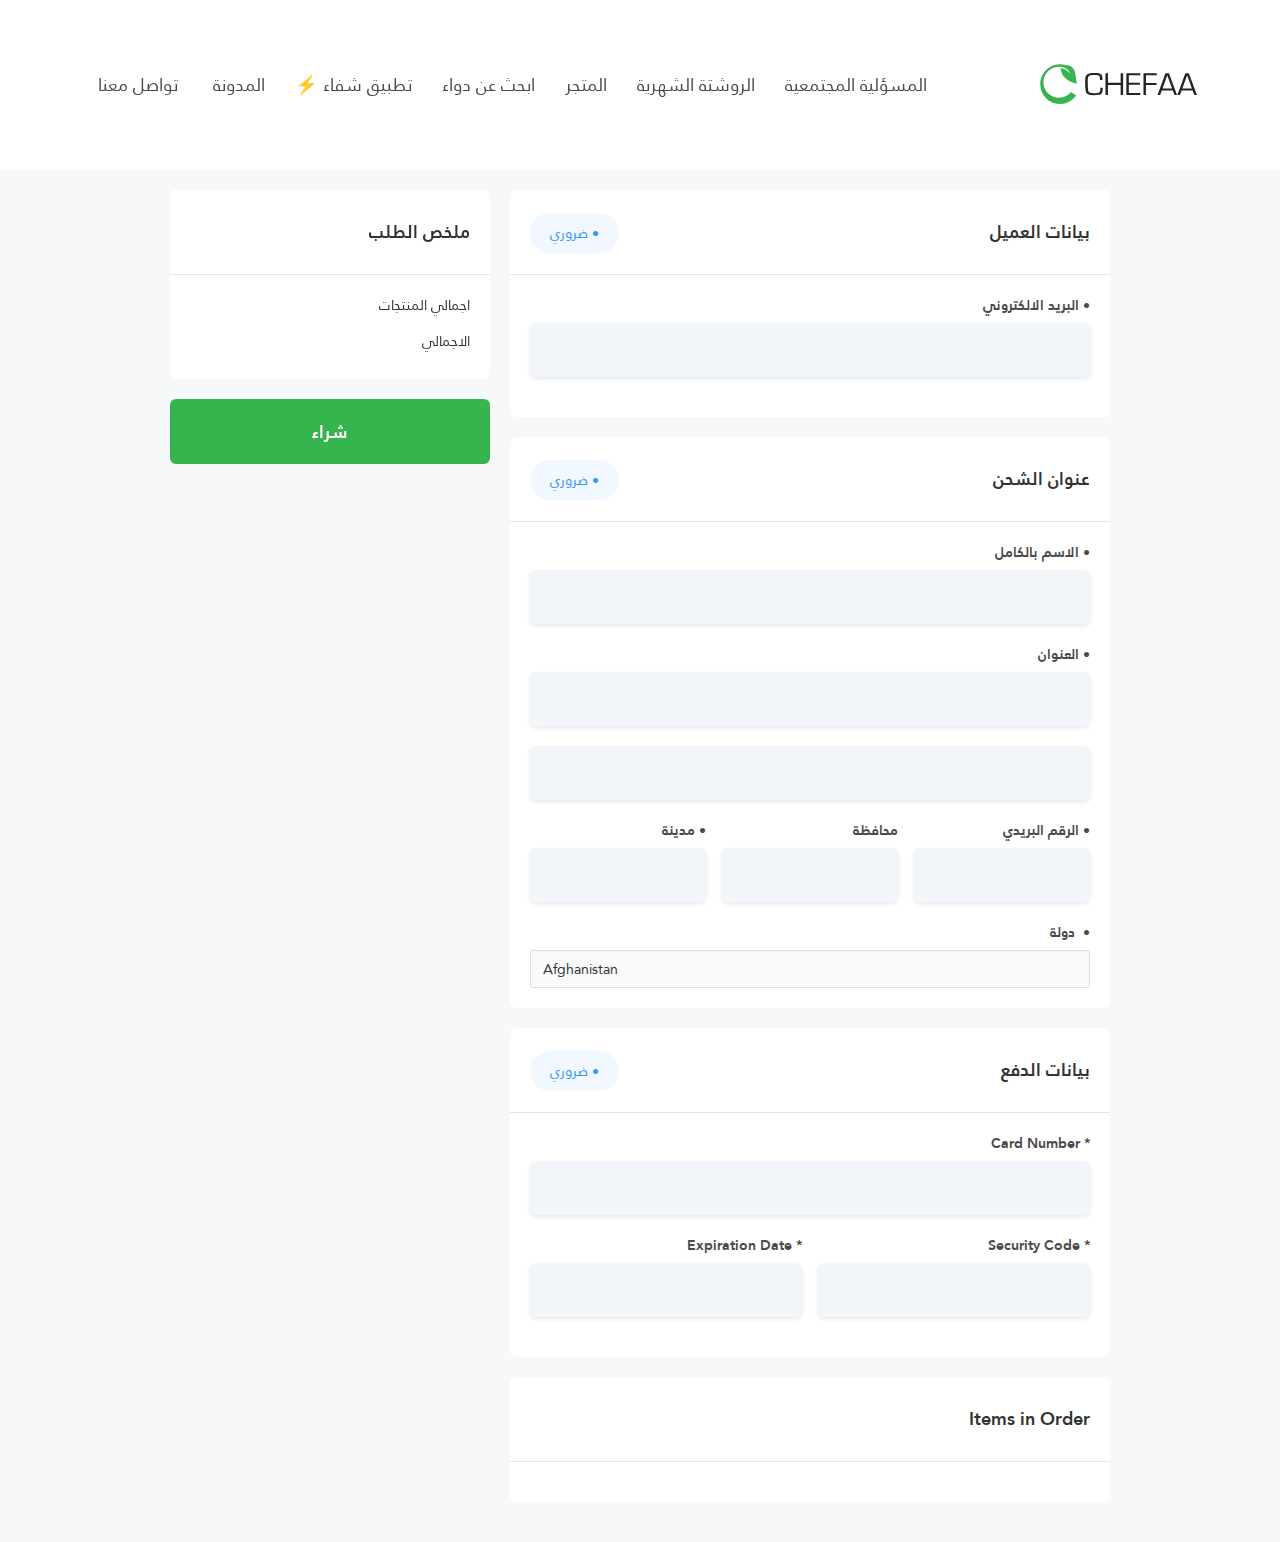
<file: checkout.html>
<!DOCTYPE html>
<!--  This site was created in Webflow. http://www.webflow.com  -->
<!--  Last Published: Tue Mar 05 2019 19:05:35 GMT+0000 (UTC)  -->
<html data-wf-page="5c579cc464242a526adc27fe" data-wf-site="5c4e31307c1ca4e654061ac3">
<head>
  <meta charset="utf-8">
  <title>Chefaa</title>
  <meta content="width=device-width, initial-scale=1" name="viewport">
  <meta content="Webflow" name="generator">
  <link href="css/normalize.css" rel="stylesheet" type="text/css">
  <link href="css/webflow.css" rel="stylesheet" type="text/css">
  <link href="css/chefaa.webflow.css" rel="stylesheet" type="text/css">
  <!-- [if lt IE 9]><script src="https://cdnjs.cloudflare.com/ajax/libs/html5shiv/3.7.3/html5shiv.min.js" type="text/javascript"></script><![endif] -->
  <script type="text/javascript">!function(o,c){var n=c.documentElement,t=" w-mod-";n.className+=t+"js",("ontouchstart"in o||o.DocumentTouch&&c instanceof DocumentTouch)&&(n.className+=t+"touch")}(window,document);</script>
  <link href="https://daks2k3a4ib2z.cloudfront.net/img/favicon.ico" rel="shortcut icon" type="image/x-icon">
  <link href="https://daks2k3a4ib2z.cloudfront.net/img/webclip.png" rel="apple-touch-icon">
</head>
<body>
  <div data-collapse="medium" data-animation="default" data-duration="400" data-easing="ease-in-quad" data-easing2="ease-in-quad" class="navbar w-nav">
    <div class="navcontainer w-clearfix">
      <div class="menu-button w-nav-button">
        <div class="icon w-icon-nav-menu"></div>
      </div><a href="index.html" class="brand w-nav-brand"><img src="images/logo.svg" width="157" alt=""></a>
      <nav role="navigation" class="nav-menu w-nav-menu"><a href="contact.html" class="navlink w-nav-link">تواصل معنا</a><a href="#" class="navlink w-nav-link"> المدونة</a><a href="chefaa-app.html" class="navlink w-nav-link">⚡️ تطبيق شفاء</a><a href="search-engine.html" class="navlink w-nav-link">ابحث عن دواء</a><a href="store.html" class="navlink w-nav-link">المتجر</a><a href="monthly-prescreption.html" class="navlink w-nav-link">الروشتة الشهرية</a><a href="car.html" class="navlink w-nav-link">المسؤلية المجتمعية</a></nav>
    </div>
  </div>
  <div data-node-type="commerce-checkout-form-container" data-wf-checkout-query="" data-wf-page-link-href-prefix="" class="w-commerce-commercecheckoutformcontainer checkout-form">
    <div class="w-commerce-commercelayoutcontainer container w-container">
      <div class="w-commerce-commercelayoutmain div-block-7">
        <form data-node-type="commerce-checkout-customer-info-wrapper" class="w-commerce-commercecheckoutcustomerinfowrapper chekout-card">
          <div class="w-commerce-commercecheckoutblockheader block-header">
            <h4>بيانات العميل</h4>
            <div class="text-block-23">ضروري •</div>
          </div>
          <fieldset class="w-commerce-commercecheckoutblockcontent block-checkout"><label class="w-commerce-commercecheckoutlabel label">البريد الالكتروني •</label><input type="text" name="email" required="" class="w-commerce-commercecheckoutemailinput textfield"></fieldset>
        </form>
        <form data-node-type="commerce-checkout-shipping-address-wrapper" class="w-commerce-commercecheckoutshippingaddresswrapper">
          <div class="w-commerce-commercecheckoutblockheader block-header">
            <h4>عنوان الشحن</h4>
            <div class="text-block-23">ضروري •</div>
          </div>
          <fieldset class="w-commerce-commercecheckoutblockcontent block-checkout"><label class="w-commerce-commercecheckoutlabel label"> الاسم بالكامل • </label><input type="text" name="name" required="" class="w-commerce-commercecheckoutshippingfullname textfield"><label class="w-commerce-commercecheckoutlabel label"> العنوان • </label><input type="text" name="address_line1" required="" class="w-commerce-commercecheckoutshippingstreetaddress textfield"><input type="text" name="address_line2" class="w-commerce-commercecheckoutshippingstreetaddressoptional textfield">
            <div class="w-commerce-commercecheckoutrow">
              <div class="w-commerce-commercecheckoutcolumn"><label class="w-commerce-commercecheckoutlabel label">  مدينة • </label><input type="text" name="address_city" required="" class="w-commerce-commercecheckoutshippingcity textfield"></div>
              <div class="w-commerce-commercecheckoutcolumn"><label class="w-commerce-commercecheckoutlabel label">محافظة</label><input type="text" name="address_state" class="w-commerce-commercecheckoutshippingstateprovince textfield"></div>
              <div class="w-commerce-commercecheckoutcolumn"><label class="w-commerce-commercecheckoutlabel label"> الرقم البريدي • </label><input type="text" name="address_zip" required="" class="w-commerce-commercecheckoutshippingzippostalcode textfield"></div>
            </div><label class="w-commerce-commercecheckoutlabel label"> دولة  • </label><select name="address_country" class="w-commerce-commercecheckoutshippingcountryselector"><option value="AF">Afghanistan</option><option value="AX">Aland Islands</option><option value="AL">Albania</option><option value="DZ">Algeria</option><option value="AS">American Samoa</option><option value="AD">Andorra</option><option value="AO">Angola</option><option value="AI">Anguilla</option><option value="AG">Antigua and Barbuda</option><option value="AR">Argentina</option><option value="AM">Armenia</option><option value="AW">Aruba</option><option value="AU">Australia</option><option value="AT">Austria</option><option value="AZ">Azerbaijan</option><option value="BS">Bahamas</option><option value="BH">Bahrain</option><option value="BD">Bangladesh</option><option value="BB">Barbados</option><option value="BY">Belarus</option><option value="BE">Belgium</option><option value="BZ">Belize</option><option value="BJ">Benin</option><option value="BM">Bermuda</option><option value="BT">Bhutan</option><option value="BO">Bolivia</option><option value="BQ">Bonaire, Saint Eustatius and Saba</option><option value="BA">Bosnia and Herzegovina</option><option value="BW">Botswana</option><option value="BR">Brazil</option><option value="IO">British Indian Ocean Territory</option><option value="VG">British Virgin Islands</option><option value="BN">Brunei</option><option value="BG">Bulgaria</option><option value="BF">Burkina Faso</option><option value="BI">Burundi</option><option value="KH">Cambodia</option><option value="CM">Cameroon</option><option value="CA">Canada</option><option value="CV">Cape Verde</option><option value="KY">Cayman Islands</option><option value="CF">Central African Republic</option><option value="TD">Chad</option><option value="CL">Chile</option><option value="CN">China</option><option value="CX">Christmas Island</option><option value="CC">Cocos Islands</option><option value="CO">Colombia</option><option value="KM">Comoros</option><option value="CK">Cook Islands</option><option value="CR">Costa Rica</option><option value="HR">Croatia</option><option value="CU">Cuba</option><option value="CW">Curacao</option><option value="CY">Cyprus</option><option value="CZ">Czechia</option><option value="CD">Democratic Republic of the Congo</option><option value="DK">Denmark</option><option value="DJ">Djibouti</option><option value="DM">Dominica</option><option value="DO">Dominican Republic</option><option value="EC">Ecuador</option><option value="EG">Egypt</option><option value="SV">El Salvador</option><option value="GQ">Equatorial Guinea</option><option value="ER">Eritrea</option><option value="EE">Estonia</option><option value="ET">Ethiopia</option><option value="FK">Falkland Islands</option><option value="FO">Faroe Islands</option><option value="FJ">Fiji</option><option value="FI">Finland</option><option value="FR">France</option><option value="GF">French Guiana</option><option value="PF">French Polynesia</option><option value="TF">French Southern Territories</option><option value="GA">Gabon</option><option value="GM">Gambia</option><option value="GE">Georgia</option><option value="DE">Germany</option><option value="GH">Ghana</option><option value="GI">Gibraltar</option><option value="GR">Greece</option><option value="GL">Greenland</option><option value="GD">Grenada</option><option value="GP">Guadeloupe</option><option value="GU">Guam</option><option value="GT">Guatemala</option><option value="GG">Guernsey</option><option value="GN">Guinea</option><option value="GW">Guinea-Bissau</option><option value="GY">Guyana</option><option value="HT">Haiti</option><option value="HN">Honduras</option><option value="HK">Hong Kong</option><option value="HU">Hungary</option><option value="IS">Iceland</option><option value="IN">India</option><option value="ID">Indonesia</option><option value="IR">Iran</option><option value="IQ">Iraq</option><option value="IE">Ireland</option><option value="IM">Isle of Man</option><option value="IL">Israel</option><option value="IT">Italy</option><option value="CI">Ivory Coast</option><option value="JM">Jamaica</option><option value="JP">Japan</option><option value="JE">Jersey</option><option value="JO">Jordan</option><option value="KZ">Kazakhstan</option><option value="KE">Kenya</option><option value="KI">Kiribati</option><option value="XK">Kosovo</option><option value="KW">Kuwait</option><option value="KG">Kyrgyzstan</option><option value="LA">Laos</option><option value="LV">Latvia</option><option value="LB">Lebanon</option><option value="LS">Lesotho</option><option value="LR">Liberia</option><option value="LY">Libya</option><option value="LI">Liechtenstein</option><option value="LT">Lithuania</option><option value="LU">Luxembourg</option><option value="MO">Macao</option><option value="MK">Macedonia</option><option value="MG">Madagascar</option><option value="MW">Malawi</option><option value="MY">Malaysia</option><option value="MV">Maldives</option><option value="ML">Mali</option><option value="MT">Malta</option><option value="MH">Marshall Islands</option><option value="MQ">Martinique</option><option value="MR">Mauritania</option><option value="MU">Mauritius</option><option value="YT">Mayotte</option><option value="MX">Mexico</option><option value="FM">Micronesia</option><option value="MD">Moldova</option><option value="MC">Monaco</option><option value="MN">Mongolia</option><option value="ME">Montenegro</option><option value="MS">Montserrat</option><option value="MA">Morocco</option><option value="MZ">Mozambique</option><option value="MM">Myanmar</option><option value="NA">Namibia</option><option value="NR">Nauru</option><option value="NP">Nepal</option><option value="NL">Netherlands</option><option value="NC">New Caledonia</option><option value="NZ">New Zealand</option><option value="NI">Nicaragua</option><option value="NE">Niger</option><option value="NG">Nigeria</option><option value="NU">Niue</option><option value="NF">Norfolk Island</option><option value="KP">North Korea</option><option value="MP">Northern Mariana Islands</option><option value="NO">Norway</option><option value="OM">Oman</option><option value="PK">Pakistan</option><option value="PW">Palau</option><option value="PS">Palestinian Territory</option><option value="PA">Panama</option><option value="PG">Papua New Guinea</option><option value="PY">Paraguay</option><option value="PE">Peru</option><option value="PH">Philippines</option><option value="PN">Pitcairn</option><option value="PL">Poland</option><option value="PT">Portugal</option><option value="PR">Puerto Rico</option><option value="QA">Qatar</option><option value="CG">Republic of the Congo</option><option value="RE">Reunion</option><option value="RO">Romania</option><option value="RU">Russia</option><option value="RW">Rwanda</option><option value="BL">Saint Barthelemy</option><option value="SH">Saint Helena</option><option value="KN">Saint Kitts and Nevis</option><option value="LC">Saint Lucia</option><option value="MF">Saint Martin</option><option value="PM">Saint Pierre and Miquelon</option><option value="VC">Saint Vincent and the Grenadines</option><option value="WS">Samoa</option><option value="SM">San Marino</option><option value="ST">Sao Tome and Principe</option><option value="SA">Saudi Arabia</option><option value="SN">Senegal</option><option value="RS">Serbia</option><option value="SC">Seychelles</option><option value="SL">Sierra Leone</option><option value="SG">Singapore</option><option value="SX">Sint Maarten</option><option value="SK">Slovakia</option><option value="SI">Slovenia</option><option value="SB">Solomon Islands</option><option value="SO">Somalia</option><option value="ZA">South Africa</option><option value="GS">South Georgia and the South Sandwich Islands</option><option value="KR">South Korea</option><option value="SS">South Sudan</option><option value="ES">Spain</option><option value="LK">Sri Lanka</option><option value="SD">Sudan</option><option value="SR">Suriname</option><option value="SJ">Svalbard and Jan Mayen</option><option value="SZ">Swaziland</option><option value="SE">Sweden</option><option value="CH">Switzerland</option><option value="SY">Syria</option><option value="TW">Taiwan</option><option value="TJ">Tajikistan</option><option value="TZ">Tanzania</option><option value="TH">Thailand</option><option value="TL">Timor Leste</option><option value="TG">Togo</option><option value="TK">Tokelau</option><option value="TO">Tonga</option><option value="TT">Trinidad and Tobago</option><option value="TN">Tunisia</option><option value="TR">Turkey</option><option value="TM">Turkmenistan</option><option value="TC">Turks and Caicos Islands</option><option value="TV">Tuvalu</option><option value="VI">U.S. Virgin Islands</option><option value="UG">Uganda</option><option value="UA">Ukraine</option><option value="AE">United Arab Emirates</option><option value="GB">United Kingdom</option><option value="US">United States</option><option value="UM">United States Minor Outlying Islands</option><option value="UY">Uruguay</option><option value="UZ">Uzbekistan</option><option value="VU">Vanuatu</option><option value="VA">Vatican</option><option value="VE">Venezuela</option><option value="VN">Vietnam</option><option value="WF">Wallis and Futuna</option><option value="EH">Western Sahara</option><option value="YE">Yemen</option><option value="ZM">Zambia</option><option value="ZW">Zimbabwe</option></select></fieldset>
        </form>
        <form data-node-type="commerce-checkout-shipping-methods-wrapper" class="w-commerce-commercecheckoutshippingmethodswrapper shipping-method">
          <div class="w-commerce-commercecheckoutblockheader block-header">
            <h4>طرق الشحن</h4>
          </div>
          <fieldset>
            <script type="text/x-wf-template" id="wf-template-5c579cc464242a23f2dc27ff00000000003a">%3Clabel%20class%3D%22w-commerce-commercecheckoutshippingmethoditem%22%3E%3Cinput%20type%3D%22radio%22%20required%3D%22%22%20name%3D%22shipping-method-choice%22%2F%3E%3Cdiv%20class%3D%22w-commerce-commercecheckoutshippingmethoddescriptionblock%22%3E%3Cdiv%20class%3D%22w-commerce-commerceboldtextblock%22%3E%3C%2Fdiv%3E%3Cdiv%3E%3C%2Fdiv%3E%3C%2Fdiv%3E%3Cdiv%3E%3C%2Fdiv%3E%3C%2Flabel%3E</script>
            <div data-node-type="commerce-checkout-shipping-methods-list" class="w-commerce-commercecheckoutshippingmethodslist" data-wf-collection="database.commerceOrder.availableShippingMethods" data-wf-template-id="wf-template-5c579cc464242a23f2dc27ff00000000003a"><label class="w-commerce-commercecheckoutshippingmethoditem"><input type="radio" required="" name="shipping-method-choice"><div class="w-commerce-commercecheckoutshippingmethoddescriptionblock"><div class="w-commerce-commerceboldtextblock"></div><div></div></div><div></div></label></div>
            <div data-node-type="commerce-checkout-shipping-methods-empty-state" style="display:none" class="w-commerce-commercecheckoutshippingmethodsemptystate">
              <div>No shipping methods are available for the address given.</div>
            </div>
          </fieldset>
        </form>
        <div class="w-commerce-commercecheckoutpaymentinfowrapper">
          <div class="w-commerce-commercecheckoutblockheader block-header">
            <h4>بيانات الدفع</h4>
            <div class="text-block-23">ضروري •</div>
          </div>
          <fieldset class="w-commerce-commercecheckoutblockcontent block-checkout"><label class="w-commerce-commercecheckoutlabel label">Card Number *</label>
            <div data-wf-stripe-element-type="cardNumber" data-wf-style-map="{}" style="position:relative" class="w-commerce-commercecheckoutcardnumber textfield">
              <div></div>
              <div style="position:absolute;top:0;left:0;width:100%;height:100%;opacity:0"></div>
            </div>
            <div class="w-commerce-commercecheckoutrow">
              <div class="w-commerce-commercecheckoutcolumn"><label class="w-commerce-commercecheckoutlabel label">Expiration Date *</label>
                <div data-wf-stripe-element-type="cardExpiry" data-wf-style-map="{}" style="position:relative" class="w-commerce-commercecheckoutcardexpirationdate textfield">
                  <div></div>
                  <div style="position:absolute;top:0;left:0;width:100%;height:100%;opacity:0"></div>
                </div>
              </div>
              <div class="w-commerce-commercecheckoutcolumn"><label class="w-commerce-commercecheckoutlabel label">Security Code *</label>
                <div data-wf-stripe-element-type="cardCvc" data-wf-style-map="{}" style="position:relative" class="w-commerce-commercecheckoutcardsecuritycode textfield">
                  <div></div>
                  <div style="position:absolute;top:0;left:0;width:100%;height:100%;opacity:0"></div>
                </div>
              </div>
            </div>
            <div class="w-commerce-commercecheckoutbillingaddresstogglewrapper billing-address-toggle"><input type="checkbox" checked="" id="billing-address-toggle" data-node-type="commerce-checkout-billing-address-toggle-checkbox" class="w-commerce-commercecheckoutbillingaddresstogglecheckbox"><label for="billing-address-toggle" class="w-commerce-commercecheckoutbillingaddresstogglelabel checkbox-label">Billing address same as shipping</label></div>
            <form data-node-type="commerce-checkout-billing-address-wrapper" style="display:none" class="w-commerce-commercecheckoutbillingaddresswrapper billing-address"><label class="w-commerce-commercecheckoutlabel label">الاسم بالكامل •</label><input type="text" name="name" required="" class="w-commerce-commercecheckoutbillingfullname textfield"><label class="w-commerce-commercecheckoutlabel label">Street Address *</label><input type="text" name="address_line1" required="" class="w-commerce-commercecheckoutbillingstreetaddress textfield"><input type="text" name="address_line2" class="w-commerce-commercecheckoutbillingstreetaddressoptional textfield">
              <div class="w-commerce-commercecheckoutrow">
                <div class="w-commerce-commercecheckoutcolumn"><label class="w-commerce-commercecheckoutlabel label">City *</label><input type="text" name="address_city" required="" class="w-commerce-commercecheckoutbillingcity textfield"></div>
                <div class="w-commerce-commercecheckoutcolumn"><label class="w-commerce-commercecheckoutlabel label">State/Province</label><input type="text" name="address_state" class="w-commerce-commercecheckoutbillingstateprovince textfield"></div>
                <div class="w-commerce-commercecheckoutcolumn"><label class="w-commerce-commercecheckoutlabel label">Zip/Postal Code *</label><input type="text" name="address_zip" required="" class="w-commerce-commercecheckoutbillingzippostalcode textfield"></div>
              </div>
            </form>
          </fieldset>
        </div>
        <div class="w-commerce-commercecheckoutorderitemswrapper">
          <div class="w-commerce-commercecheckoutsummaryblockheader block-header">
            <h4>Items in Order</h4>
          </div>
          <fieldset class="w-commerce-commercecheckoutblockcontent block-checkout">
            <script type="text/x-wf-template" id="wf-template-5c579cc464242a23f2dc27ff000000000075"></script>
            <div class="w-commerce-commercecheckoutorderitemslist" data-wf-collection="database.commerceOrder.userItems" data-wf-template-id="wf-template-5c579cc464242a23f2dc27ff000000000075"></div>
          </fieldset>
        </div>
      </div>
      <div class="w-commerce-commercelayoutsidebar">
        <div class="w-commerce-commercecheckoutordersummarywrapper">
          <div class="w-commerce-commercecheckoutsummaryblockheader block-header">
            <h4>ملخص الطلب</h4>
          </div>
          <fieldset class="w-commerce-commercecheckoutblockcontent block-checkout">
            <div class="w-commerce-commercecheckoutsummarylineitem line-item">
              <div>اجمالي المنتجات</div>
              <div></div>
            </div>
            <script type="text/x-wf-template" id="wf-template-5c579cc464242a23f2dc27ff00000000008f">%3Cdiv%20class%3D%22w-commerce-commercecheckoutordersummaryextraitemslistitem%20extra-item%22%3E%3Cdiv%3E%3C%2Fdiv%3E%3Cdiv%3E%3C%2Fdiv%3E%3C%2Fdiv%3E</script>
            <div class="w-commerce-commercecheckoutordersummaryextraitemslist" data-wf-collection="database.commerceOrder.extraItems" data-wf-template-id="wf-template-5c579cc464242a23f2dc27ff00000000008f">
              <div class="w-commerce-commercecheckoutordersummaryextraitemslistitem extra-item">
                <div></div>
                <div></div>
              </div>
            </div>
            <div class="w-commerce-commercecheckoutsummarylineitem line-item-2">
              <div>الاجمالي</div>
              <div class="w-commerce-commercecheckoutsummarytotal"></div>
            </div>
          </fieldset>
        </div><a href="#" value="شراء" data-node-type="commerce-checkout-place-order-button" class="w-commerce-commercecheckoutplaceorderbutton cta" data-loading-text="جاري الشراء">شراء</a>
        <div data-node-type="commerce-checkout-error-state" style="display:none" class="w-commerce-commercecheckouterrorstate error-state">
          <div class="w-checkout-error-msg" data-w-info-error="خطأ غير متوقع
" data-w-shipping-error="عنوان الشحن غير متوفر." data-w-billing-error="تم رفض بطاقة الدفع، ،برجاء التأكد من البيانات والمحاولة مرة اخرى." data-w-payment-error="There was an error processing your payment.  Please try again, or contact us if you continue to have problems.">خطأ غير متوقع
          </div>
        </div>
      </div>
    </div>
  </div>
  <script src="https://d1tdp7z6w94jbb.cloudfront.net/js/jquery-3.3.1.min.js" type="text/javascript" integrity="sha256-FgpCb/KJQlLNfOu91ta32o/NMZxltwRo8QtmkMRdAu8=" crossorigin="anonymous"></script>
  <script src="js/webflow.js" type="text/javascript"></script>
  <!-- [if lte IE 9]><script src="https://cdnjs.cloudflare.com/ajax/libs/placeholders/3.0.2/placeholders.min.js"></script><![endif] -->
</body>
</html>
</file>
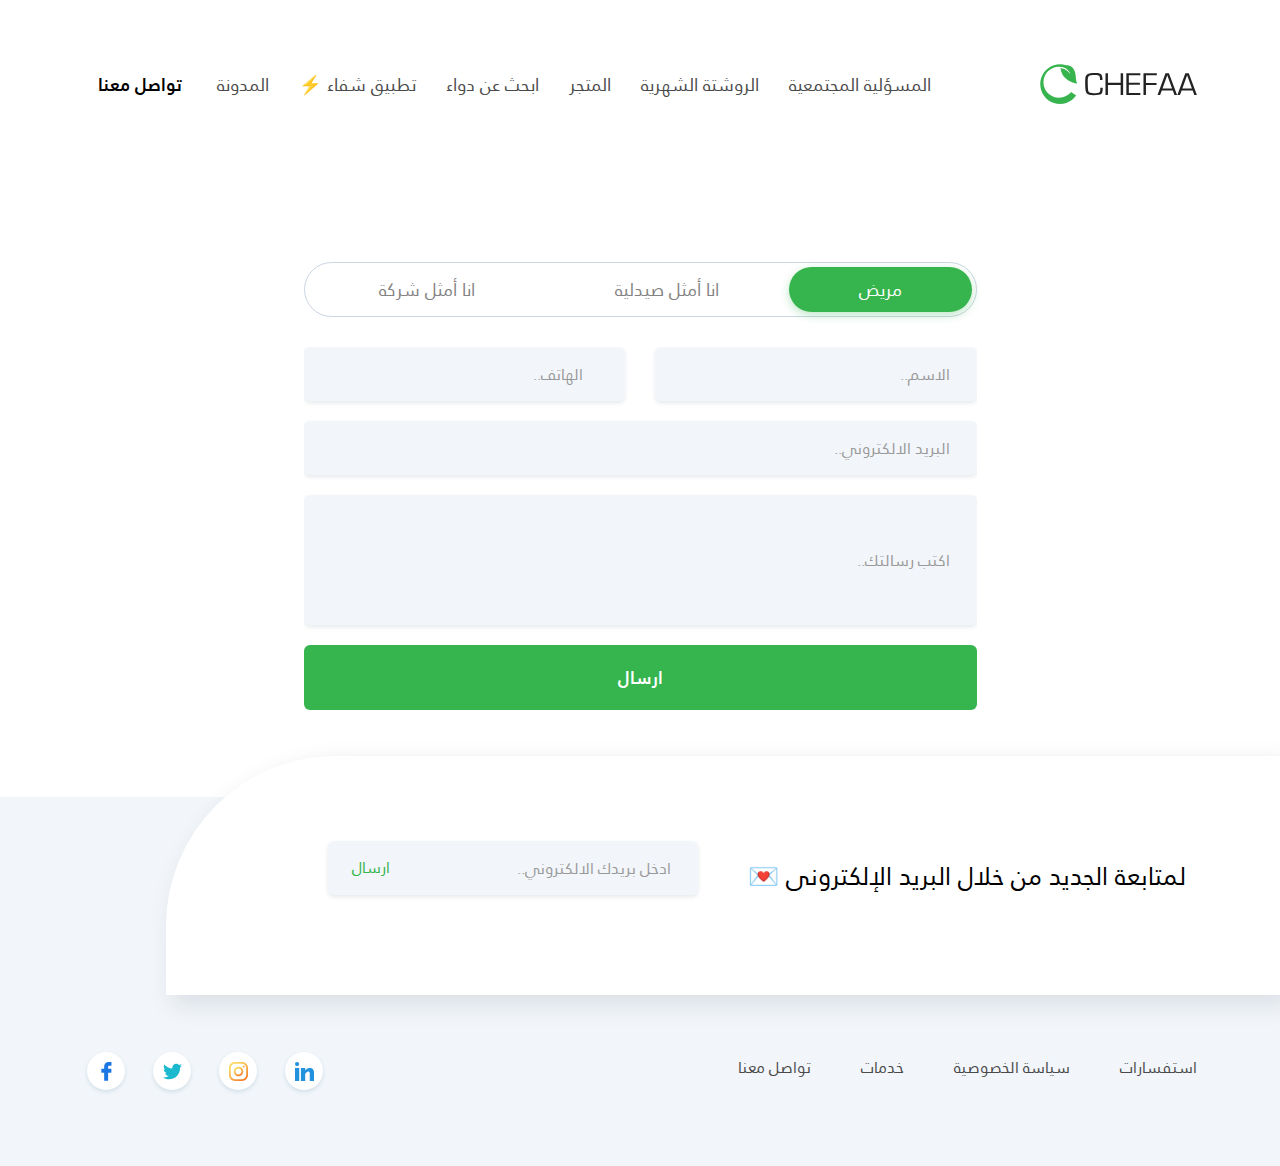
<file: contact.html>
<!DOCTYPE html>
<!--  This site was created in Webflow. http://www.webflow.com  -->
<!--  Last Published: Tue Mar 05 2019 19:05:35 GMT+0000 (UTC)  -->
<html data-wf-page="5c579f35e0a4a5b7ee565417" data-wf-site="5c4e31307c1ca4e654061ac3">
<head>
  <meta charset="utf-8">
  <title>Contact Chefaa</title>
  <meta content="Contact Chefaa" property="og:title">
  <meta content="width=device-width, initial-scale=1" name="viewport">
  <meta content="Webflow" name="generator">
  <link href="css/normalize.css" rel="stylesheet" type="text/css">
  <link href="css/webflow.css" rel="stylesheet" type="text/css">
  <link href="css/chefaa.webflow.css" rel="stylesheet" type="text/css">
  <!-- [if lt IE 9]><script src="https://cdnjs.cloudflare.com/ajax/libs/html5shiv/3.7.3/html5shiv.min.js" type="text/javascript"></script><![endif] -->
  <script type="text/javascript">!function(o,c){var n=c.documentElement,t=" w-mod-";n.className+=t+"js",("ontouchstart"in o||o.DocumentTouch&&c instanceof DocumentTouch)&&(n.className+=t+"touch")}(window,document);</script>
  <link href="https://daks2k3a4ib2z.cloudfront.net/img/favicon.ico" rel="shortcut icon" type="image/x-icon">
  <link href="https://daks2k3a4ib2z.cloudfront.net/img/webclip.png" rel="apple-touch-icon">
</head>
<body class="body">
  <div data-collapse="medium" data-animation="default" data-duration="400" data-easing="ease-in-quad" data-easing2="ease-in-quad" class="navbar w-nav">
    <div class="navcontainer w-clearfix">
      <div class="menu-button w-nav-button">
        <div class="icon w-icon-nav-menu"></div>
      </div><a href="index.html" class="brand w-nav-brand"><img src="images/logo.svg" width="157" alt=""></a>
      <nav role="navigation" class="nav-menu w-nav-menu"><a href="contact.html" class="navlink w-nav-link w--current">تواصل معنا</a><a href="#" class="navlink w-nav-link"> المدونة</a><a href="chefaa-app.html" class="navlink w-nav-link">⚡️ تطبيق شفاء</a><a href="search-engine.html" class="navlink w-nav-link">ابحث عن دواء</a><a href="store.html" class="navlink w-nav-link">المتجر</a><a href="monthly-prescreption.html" class="navlink w-nav-link">الروشتة الشهرية</a><a href="car.html" class="navlink w-nav-link">المسؤلية المجتمعية</a></nav>
    </div>
  </div>
  <div class="contactcontainer">
    <div data-easing="ease-in-out-back" data-duration-in="300" data-duration-out="100" class="w-tabs">
      <div class="tabs-menu w-tab-menu">
        <a data-w-tab="firm" class="tab w-inline-block w-tab-link">
          <div>انا أمثل شركة</div>
        </a>
        <a data-w-tab="pharmacy" class="tab w-inline-block w-tab-link">
          <div>انا أمثل صيدلية</div>
        </a>
        <a data-w-tab="patient" class="tab w-inline-block w-tab-link w--current">
          <div><strong class="bold-text-5">مريض</strong></div>
        </a>
      </div>
      <div class="w-tab-content">
        <div data-w-tab="firm" class="w-tab-pane">
          <div class="w-form">
            <form id="email-form" name="email-form" data-name="Email Form">
              <div class="w-row">
                <div class="form-left-col w-col w-col-6"><input type="number" class="textfield w-input" maxlength="256" name="Name-2" data-name="Name 2" placeholder="..الهاتف" id="Name-2" required=""></div>
                <div class="form-right-col w-col w-col-6"><input type="text" class="textfield w-input" maxlength="256" name="Name-4" data-name="Name 4" placeholder="..الاسم" id="Name-4" required=""></div>
              </div><input type="email" class="textfield w-input" maxlength="256" name="email-4" data-name="Email 4" placeholder="..البريد الالكتروني" id="email-4" required=""><input type="text" class="textfield large w-input" maxlength="256" name="email-2" data-name="Email 2" placeholder="..اكتب رسالتك" id="email-2" required=""><input type="submit" value="ارسال" data-wait="..برجاء الانتظار" class="cta w-button"></form>
            <div class="w-form-done">
              <div>Thank you! Your submission has been received!</div>
            </div>
            <div class="w-form-fail">
              <div>Oops! Something went wrong while submitting the form.</div>
            </div>
          </div>
        </div>
        <div data-w-tab="pharmacy" class="w-tab-pane">
          <div class="w-form">
            <form id="email-form" name="email-form" data-name="Email Form">
              <div class="w-row">
                <div class="form-left-col w-col w-col-6"><input type="number" class="textfield w-input" maxlength="256" name="Name-2" data-name="Name 2" placeholder="..الهاتف" id="Name-2" required=""></div>
                <div class="form-right-col w-col w-col-6"><input type="text" class="textfield w-input" maxlength="256" name="Name-3" data-name="Name 3" placeholder="..الاسم" id="Name-3" required=""></div>
              </div><input type="email" class="textfield w-input" maxlength="256" name="email-3" data-name="Email 3" placeholder="..البريد الالكتروني" id="email-3" required=""><input type="text" class="textfield large w-input" maxlength="256" name="email-2" data-name="Email 2" placeholder="..اكتب رسالتك" id="email-2" required=""><input type="submit" value="ارسال" data-wait="..برجاء الانتظار" class="cta w-button"></form>
            <div class="w-form-done">
              <div>Thank you! Your submission has been received!</div>
            </div>
            <div class="w-form-fail">
              <div>Oops! Something went wrong while submitting the form.</div>
            </div>
          </div>
        </div>
        <div data-w-tab="patient" class="tab-pane-patient w-tab-pane w--tab-active">
          <div class="w-form">
            <form id="wf-form-Email-Form" name="wf-form-Email-Form" data-name="Email Form" redirect="wf-form-Email-Form" data-redirect="wf-form-Email-Form">
              <div class="w-row">
                <div class="form-left-col w-col w-col-6"><input type="number" class="textfield w-input" maxlength="256" name="Name-2" data-name="Name 2" placeholder="..الهاتف" id="Name-2" required=""></div>
                <div class="form-right-col w-col w-col-6"><input type="text" class="textfield w-input" maxlength="256" name="Name" data-name="Name" placeholder="..الاسم" id="Name" required=""></div>
              </div><input type="email" class="textfield w-input" maxlength="256" name="email" data-name="email" placeholder="..البريد الالكتروني" id="email" required=""><input type="text" class="textfield large w-input" maxlength="256" name="email-2" data-name="Email 2" placeholder="..اكتب رسالتك" id="email-2" required=""><input type="submit" value="ارسال" data-wait="..برجاء الانتظار" class="cta w-button"></form>
            <div class="success-messagediv w-form-done"><img src="images/checked.svg" alt="">
              <div class="text-block-2">سعداء بخدمتك</div>
              <p class="paragraph center">سنقوم بالتواصل معاك لتأكيد اضافة الحالة في اسرع وقت.</p>
            </div>
            <div class="error-message w-form-fail">
              <div>نعتذر ،برجاء اعادة المحاولة</div>
            </div>
          </div>
        </div>
      </div>
    </div>
  </div>
  <footer id="footer" class="footer w-clearfix">
    <div class="div-block footer">
      <div class="form-block-2 w-form">
        <form id="email-form" name="email-form" data-name="Email Form" class="form"><input type="email" class="textfield newsletter w-input" maxlength="256" name="email-2" data-name="Email 2" placeholder="..ادخل بريدك الالكتروني" id="email-2" required=""><input type="submit" value="ارسال" data-wait="..برجاء الانتظار" class="submit-button w-button"></form>
        <div class="w-form-done">
          <div>Thank you! Your submission has been received!</div>
        </div>
        <div class="w-form-fail">
          <div>Oops! Something went wrong while submitting the form.</div>
        </div>
      </div>
      <div class="text-block-7">💌 لمتابعة الجديد من خلال البريد الإلكترونى</div>
    </div>
    <div class="footercontainer w-clearfix">
      <div class="social-icons"><a id="faacebook" href="#" class="social-icon w-inline-block"><img src="images/fb.svg" alt=""></a><a id="twitter" href="#" class="social-icon w-inline-block"><img src="images/twitter.svg" alt=""></a><a id="instagram" href="#" class="social-icon w-inline-block"><img src="images/instagram.svg" alt=""></a><a id="linkedin" href="#" class="social-icon w-inline-block"><img src="images/linkedin.svg" alt=""></a></div>
      <ol class="list w-list-unstyled">
        <li class="list-item"><a href="#" class="footer-link">تواصل معنا</a></li>
        <li class="list-item"><a href="#" class="footer-link">خدمات</a></li>
        <li class="list-item"><a href="#" class="footer-link">سياسة الخصوصية</a></li>
        <li><a href="#" class="footer-link">استفسارات</a></li>
      </ol>
    </div>
  </footer>
  <script src="https://d1tdp7z6w94jbb.cloudfront.net/js/jquery-3.3.1.min.js" type="text/javascript" integrity="sha256-FgpCb/KJQlLNfOu91ta32o/NMZxltwRo8QtmkMRdAu8=" crossorigin="anonymous"></script>
  <script src="js/webflow.js" type="text/javascript"></script>
  <!-- [if lte IE 9]><script src="https://cdnjs.cloudflare.com/ajax/libs/placeholders/3.0.2/placeholders.min.js"></script><![endif] -->
</body>
</html>
</file>
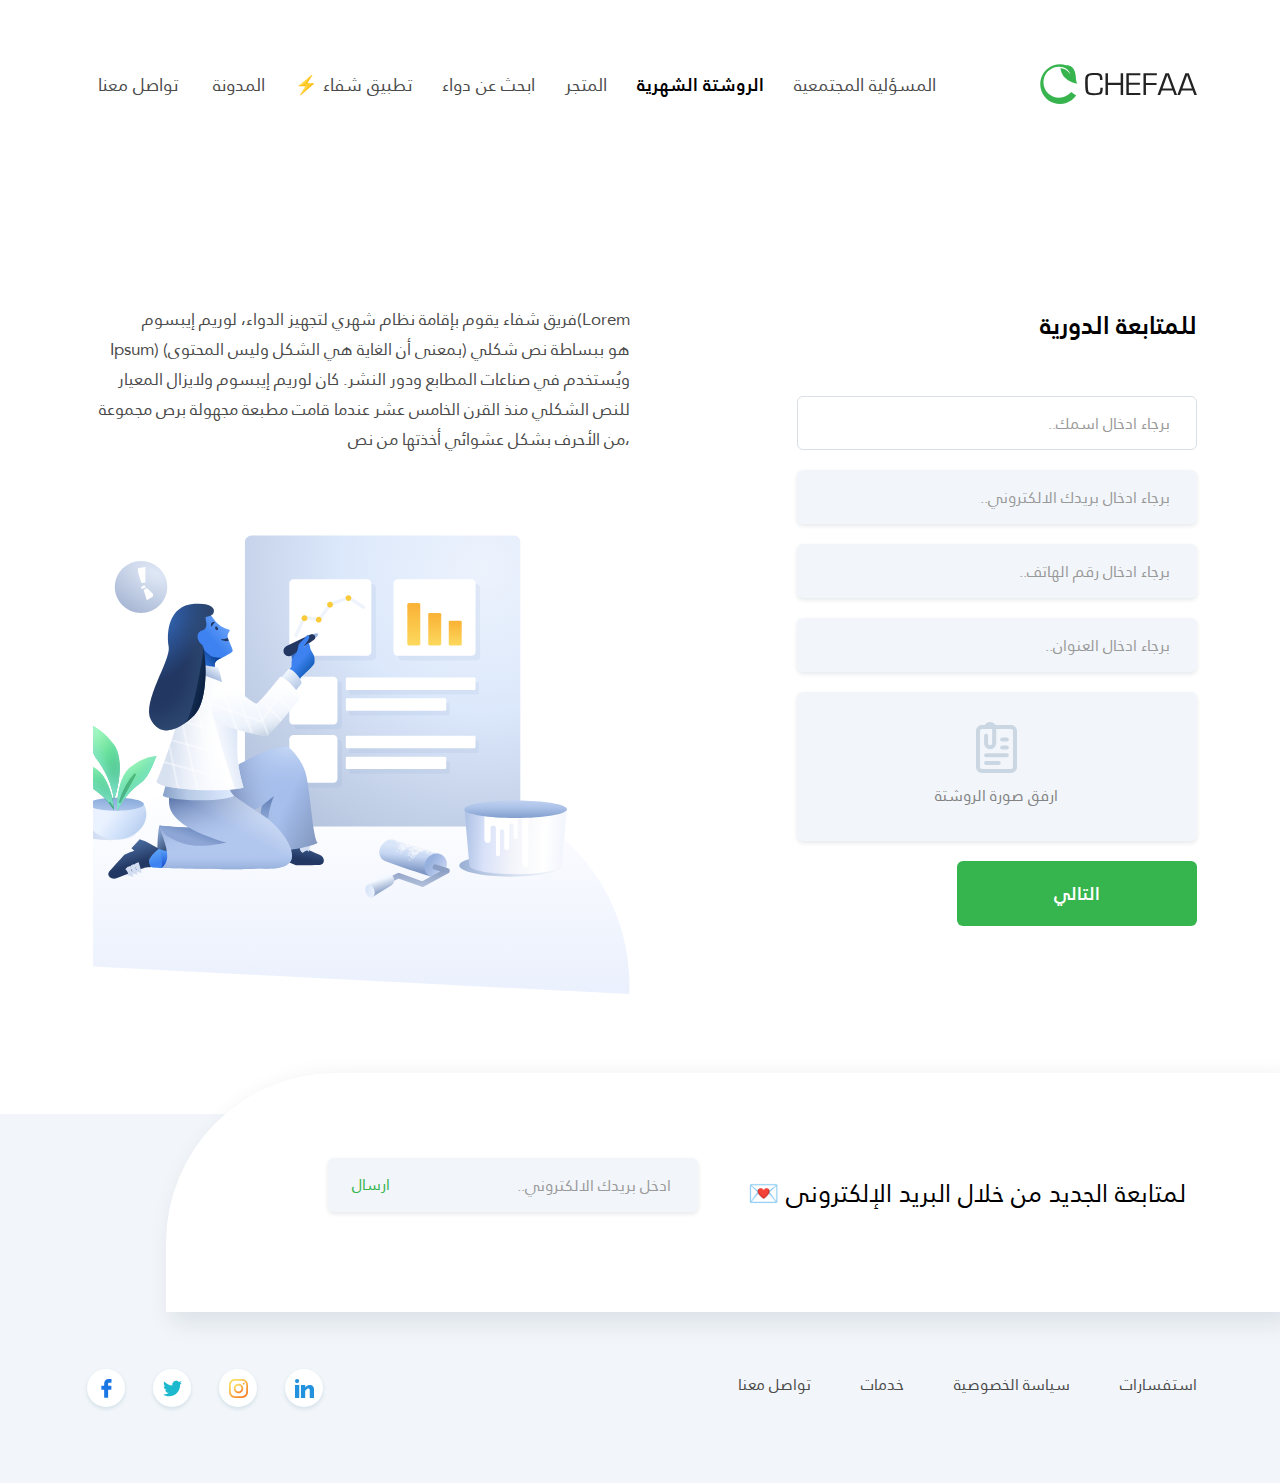
<file: monthly-prescreption.html>
<!DOCTYPE html>
<!--  This site was created in Webflow. http://www.webflow.com  -->
<!--  Last Published: Tue Mar 05 2019 19:05:35 GMT+0000 (UTC)  -->
<html data-wf-page="5c5b21eb9cbb49d3347a3c27" data-wf-site="5c4e31307c1ca4e654061ac3">
<head>
  <meta charset="utf-8">
  <title>المتابعة الدورية - شفاء</title>
  <meta content="المتابعة الدورية - شفاء" property="og:title">
  <meta content="width=device-width, initial-scale=1" name="viewport">
  <meta content="Webflow" name="generator">
  <link href="css/normalize.css" rel="stylesheet" type="text/css">
  <link href="css/webflow.css" rel="stylesheet" type="text/css">
  <link href="css/chefaa.webflow.css" rel="stylesheet" type="text/css">
  <!-- [if lt IE 9]><script src="https://cdnjs.cloudflare.com/ajax/libs/html5shiv/3.7.3/html5shiv.min.js" type="text/javascript"></script><![endif] -->
  <script type="text/javascript">!function(o,c){var n=c.documentElement,t=" w-mod-";n.className+=t+"js",("ontouchstart"in o||o.DocumentTouch&&c instanceof DocumentTouch)&&(n.className+=t+"touch")}(window,document);</script>
  <link href="https://daks2k3a4ib2z.cloudfront.net/img/favicon.ico" rel="shortcut icon" type="image/x-icon">
  <link href="https://daks2k3a4ib2z.cloudfront.net/img/webclip.png" rel="apple-touch-icon">
  <script>UPLOADCARE_PUBLIC_KEY = 'YOURKEYHERE';</script>
  <script src="https://ucarecdn.com/libs/widget/3.x/uploadcare.full.min.js" data-integration="Webflow"></script>
  <style>
.uploadcare--widget {
width: 100%;
}
.uploadcare--widget__button_type_open{
width: 100%;
min-width: 150px;
background: #5b3acc;
padding: 8px;
color: white;
border-style: solid;
border-width: 1px;
border-color: rgba(1, 204, 190, .15);
border-radius: 40px;
font-family: Karla;
cursor: pointer;
}
.uploadcare--widget__button_type_open:hover {
background: #5b3acc;
font-family: Karla;
}
}
</style>
</head>
<body data-w-id="5c59e2f3e0aef912166758d7" class="body">
  <div data-w-id="3bbfde87-04f1-5595-abe5-fda01d384c87" class="pop-up-wrapper">
    <div class="pop-up">
      <div class="w-form">
        <form id="email-form-2" name="email-form-2" data-name="Email Form 2"><input type="text" class="textfield w-input" autofocus="true" maxlength="256" name="name" data-name="Name" placeholder="..ادخل اسمك" id="name" required=""><input type="email" class="textfield w-input" maxlength="256" name="email" data-name="email" placeholder="..ادخل بريدك الالكتروني" id="email-4" required=""><input type="tel" class="textfield w-input" maxlength="256" name="phone" data-name="phone" placeholder="..ادخل رقم هاتفك" id="phone" required=""><input type="text" class="textfield w-input" maxlength="256" name="address" data-name="address" placeholder="..ادخل عنوانك" id="address" required="">
          <div class="columns-2 w-row">
            <div class="column-5 w-col w-col-6"><select id="governante-2" name="governante-2" data-name="Governante 2" required="" class="w-select"><option value="">..المنطقة</option><option value="First">First Choice</option><option value="Second">Second Choice</option><option value="Third">Third Choice</option></select></div>
            <div class="column-4 w-col w-col-6"><select id="governante" name="governante" data-name="governante" required="" class="w-select"><option value="">..المحافظة</option><option value="First">First Choice</option><option value="Second">Second Choice</option><option value="Third">Third Choice</option></select></div>
          </div>
          <div class="columns-3 w-row">
            <div class="column-7 w-col w-col-2">
              <div data-w-id="f520ab25-1773-80cf-e933-206285434ea4" class="close-button"><img src="images/x.svg" alt=""></div>
            </div>
            <div class="column-6 w-col w-col-10"><input type="submit" value="ارسال" data-wait="..برجاء الانتظار" class="cta w-button"></div>
          </div>
        </form>
        <div class="w-form-done">
          <div>Thank you! Your submission has been received!</div>
        </div>
        <div class="w-form-fail">
          <div>Oops! Something went wrong while submitting the form.</div>
        </div>
      </div>
      <h3 class="heading-3">ادخل بياناتك هنا للتبرع</h3>
      <div class="sec-tite-bg-right"><strong class="bold-text-6">شكرًا مقدمًا!</strong></div>
    </div>
  </div>
  <div data-collapse="medium" data-animation="default" data-duration="400" data-easing="ease-in-quad" data-easing2="ease-in-quad" class="navbar w-nav">
    <div class="navcontainer w-clearfix">
      <div class="menu-button w-nav-button">
        <div class="icon w-icon-nav-menu"></div>
      </div><a href="index.html" class="brand w-nav-brand"><img src="images/logo.svg" width="157" alt=""></a>
      <nav role="navigation" class="nav-menu w-nav-menu"><a href="contact.html" class="navlink w-nav-link">تواصل معنا</a><a href="#" class="navlink w-nav-link"> المدونة</a><a href="chefaa-app.html" class="navlink w-nav-link">⚡️ تطبيق شفاء</a><a href="search-engine.html" class="navlink w-nav-link">ابحث عن دواء</a><a href="store.html" class="navlink w-nav-link">المتجر</a><a href="monthly-prescreption.html" class="navlink w-nav-link w--current">الروشتة الشهرية</a><a href="car.html" class="navlink w-nav-link">المسؤلية المجتمعية</a></nav>
    </div>
  </div>
  <div class="cases-section monthly">
    <div class="row w-row">
      <div class="column-8 w-clearfix w-col w-col-6"><img src="images/Artwork.svg" alt="" class="image-2">
        <p class="paragraph">فريق شفاء يقوم بإقامة نظام شهري لتجهيز الدواء، لوريم إيبسوم(Lorem Ipsum) هو ببساطة نص شكلي (بمعنى أن الغاية هي الشكل وليس المحتوى) ويُستخدم في صناعات المطابع ودور النشر. كان لوريم إيبسوم ولايزال المعيار للنص الشكلي منذ القرن الخامس عشر عندما قامت مطبعة مجهولة برص مجموعة من الأحرف بشكل عشوائي أخذتها من نص، </p>
      </div>
      <div class="column-9 w-col w-col-6">
        <h1 data-w-id="664fef2e-c42b-8bb1-6385-95f44b732bfc" class="heading-4"><strong>للمتابعة الدورية</strong></h1>
        <div class="w-form">
          <form id="wf-form-First-Form--Prescreption" name="wf-form-First-Form--Prescreption" data-name="First-Form--Prescreption" data-w-id="57e9c5f8-c4a8-086e-3405-6c3611432be8" class="form-2 w-clearfix"><input type="text" class="textfield w-input" autofocus="true" maxlength="256" name="name" data-name="name" placeholder="..برجاء ادخال اسمك" id="name-3" required=""><input type="email" class="textfield w-input" maxlength="256" name="email-5" data-name="Email 5" placeholder="..برجاء ادخال بريدك الالكتروني" id="email-5" required=""><input type="tel" class="textfield w-input" maxlength="256" name="phone" data-name="phone" placeholder="..برجاء ادخال رقم الهاتف" id="phone-2" required=""><input type="text" class="textfield w-input" maxlength="256" name="address" data-name="address" placeholder="..برجاء ادخال العنوان" id="address-2" required=""><a id="Image-URL" href="#" class="textfield uploader submission-image w-inline-block"><img src="images/none.svg" alt=""><div class="text-block-14">ارفق صورة الروشتة</div></a><input type="submit" value="التالي" data-wait="..." class="cta smaller w-button"></form>
          <div class="w-form-done">
            <div>Thank you! Your submission has been received!</div>
          </div>
          <div class="w-form-fail">
            <div>Oops! Something went wrong while submitting the form.</div>
          </div>
        </div>
        <div data-w-id="1ac2b87e-7645-38b3-7099-c8c0fcf040f3" class="w-form">
          <form id="wf-form-First-Form--Prescreption" name="wf-form-First-Form--Prescreption" data-name="First-Form--Prescreption" data-w-id="1ac2b87e-7645-38b3-7099-c8c0fcf040f4" class="form-2 selectday w-clearfix">
            <div class="backbutton">
              <h1 id="w-node-12780b9f83e8-347a3c27" class="heading-4 back"><strong>السابق</strong></h1><img src="images/arrow-down.svg" alt="" class="backicon"></div>
            <div class="paragraph datepicker">اختر يوم استلام الدواء الشهري</div>
            <div class="w-layout-grid grid-4">
              <a id="w-node-522af15f2e3a-347a3c27" href="#" class="dayselector w-inline-block">
                <div>1</div>
              </a>
              <a id="w-node-c9219097219d-347a3c27" href="#" class="dayselector w-inline-block">
                <div>2</div>
              </a>
              <a id="w-node-25357c2a653e-347a3c27" href="#" class="dayselector w-inline-block">
                <div>3</div>
              </a>
              <a id="w-node-74d73e77c2b5-347a3c27" href="#" class="dayselector w-inline-block">
                <div>4</div>
              </a>
              <a id="w-node-25418c6f7fc2-347a3c27" href="#" class="dayselector w-inline-block">
                <div>5</div>
              </a>
              <a id="w-node-e166dbcd8627-347a3c27" href="#" class="dayselector w-inline-block">
                <div>12</div>
              </a>
              <a id="w-node-dc80eeef50bb-347a3c27" href="#" class="dayselector w-inline-block">
                <div>1</div>
              </a>
              <a id="w-node-21eecedd1010-347a3c27" href="#" class="dayselector w-inline-block">
                <div>7</div>
              </a>
              <a id="w-node-f7cfc11cff33-347a3c27" href="#" class="dayselector w-inline-block">
                <div>8</div>
              </a>
              <a id="w-node-871928124311-347a3c27" href="#" class="dayselector w-inline-block">
                <div>9</div>
              </a>
              <a id="w-node-3a95f89cabe4-347a3c27" href="#" class="dayselector w-inline-block">
                <div>10</div>
              </a>
              <a id="w-node-4ff988353756-347a3c27" href="#" class="dayselector w-inline-block">
                <div>11</div>
              </a>
              <a id="w-node-141d9a6420a1-347a3c27" href="#" class="dayselector w-inline-block">
                <div>13</div>
              </a>
              <a id="w-node-6a44047679f6-347a3c27" href="#" class="dayselector w-inline-block">
                <div>14</div>
              </a>
              <a id="w-node-c36a344dea70-347a3c27" href="#" class="dayselector w-inline-block">
                <div>15</div>
              </a>
              <a id="w-node-635b30bc0325-347a3c27" href="#" class="dayselector w-inline-block">
                <div>16</div>
              </a>
              <a id="w-node-22cd98ad8f5b-347a3c27" href="#" class="dayselector w-inline-block">
                <div>6</div>
              </a>
              <a id="w-node-21eae849ffb5-347a3c27" href="#" class="dayselector w-inline-block">
                <div>17</div>
              </a>
              <a id="w-node-be5bc46bf1f4-347a3c27" href="#" class="dayselector w-inline-block">
                <div>18</div>
              </a>
              <a id="w-node-dc72f00ef07b-347a3c27" href="#" class="dayselector w-inline-block">
                <div>19</div>
              </a>
              <a id="w-node-5746a46f595c-347a3c27" href="#" class="dayselector w-inline-block">
                <div>20</div>
              </a>
              <a id="w-node-80c016ffc235-347a3c27" href="#" class="dayselector w-inline-block">
                <div>21</div>
              </a>
              <a id="w-node-b18dc240d1a9-347a3c27" href="#" class="dayselector w-inline-block">
                <div>22</div>
              </a>
              <a id="w-node-6ee4507b155a-347a3c27" href="#" class="dayselector w-inline-block">
                <div>23</div>
              </a>
              <a id="w-node-14a3aab4d051-347a3c27" href="#" class="dayselector w-inline-block">
                <div>24</div>
              </a>
              <a id="w-node-4493b53c1af6-347a3c27" href="#" class="dayselector w-inline-block">
                <div>25</div>
              </a>
              <a id="w-node-b56383692cbb-347a3c27" href="#" class="dayselector w-inline-block">
                <div>26</div>
              </a>
              <a id="w-node-c3dc53b7672d-347a3c27" href="#" class="dayselector w-inline-block">
                <div>27</div>
              </a>
              <a id="w-node-4d248a1c3559-347a3c27" href="#" class="dayselector w-inline-block">
                <div>28</div>
              </a>
              <a id="w-node-99d563562a37-347a3c27" href="#" class="dayselector w-inline-block">
                <div>29</div>
              </a>
              <a id="w-node-0c1a1b3a3d34-347a3c27" href="#" class="dayselector w-inline-block">
                <div>30</div>
              </a>
            </div><input type="submit" value="ارسال" data-wait="..." class="cta smaller w-button"></form>
          <div class="w-form-done">
            <div>Thank you! Your submission has been received!</div>
          </div>
          <div class="w-form-fail">
            <div>Oops! Something went wrong while submitting the form.</div>
          </div>
        </div>
      </div>
    </div>
  </div>
  <footer id="footer" class="footer w-clearfix">
    <div class="div-block footer">
      <div class="form-block-2 w-form">
        <form id="email-form" name="email-form" data-name="Email Form" class="form"><input type="email" class="textfield newsletter w-input" maxlength="256" name="email-2" data-name="Email 2" placeholder="..ادخل بريدك الالكتروني" id="email-2" required=""><input type="submit" value="ارسال" data-wait="..برجاء الانتظار" class="submit-button w-button"></form>
        <div class="w-form-done">
          <div>Thank you! Your submission has been received!</div>
        </div>
        <div class="w-form-fail">
          <div>Oops! Something went wrong while submitting the form.</div>
        </div>
      </div>
      <div class="text-block-7">💌 لمتابعة الجديد من خلال البريد الإلكترونى</div>
    </div>
    <div class="footercontainer w-clearfix">
      <div class="social-icons"><a id="faacebook" href="#" class="social-icon w-inline-block"><img src="images/fb.svg" alt=""></a><a id="twitter" href="#" class="social-icon w-inline-block"><img src="images/twitter.svg" alt=""></a><a id="instagram" href="#" class="social-icon w-inline-block"><img src="images/instagram.svg" alt=""></a><a id="linkedin" href="#" class="social-icon w-inline-block"><img src="images/linkedin.svg" alt=""></a></div>
      <ol class="list w-list-unstyled">
        <li class="list-item"><a href="#" class="footer-link">تواصل معنا</a></li>
        <li class="list-item"><a href="#" class="footer-link">خدمات</a></li>
        <li class="list-item"><a href="#" class="footer-link">سياسة الخصوصية</a></li>
        <li><a href="#" class="footer-link">استفسارات</a></li>
      </ol>
    </div>
  </footer>
  <script src="https://d1tdp7z6w94jbb.cloudfront.net/js/jquery-3.3.1.min.js" type="text/javascript" integrity="sha256-FgpCb/KJQlLNfOu91ta32o/NMZxltwRo8QtmkMRdAu8=" crossorigin="anonymous"></script>
  <script src="js/webflow.js" type="text/javascript"></script>
  <!-- [if lte IE 9]><script src="https://cdnjs.cloudflare.com/ajax/libs/placeholders/3.0.2/placeholders.min.js"></script><![endif] -->
</body>
</html>
</file>
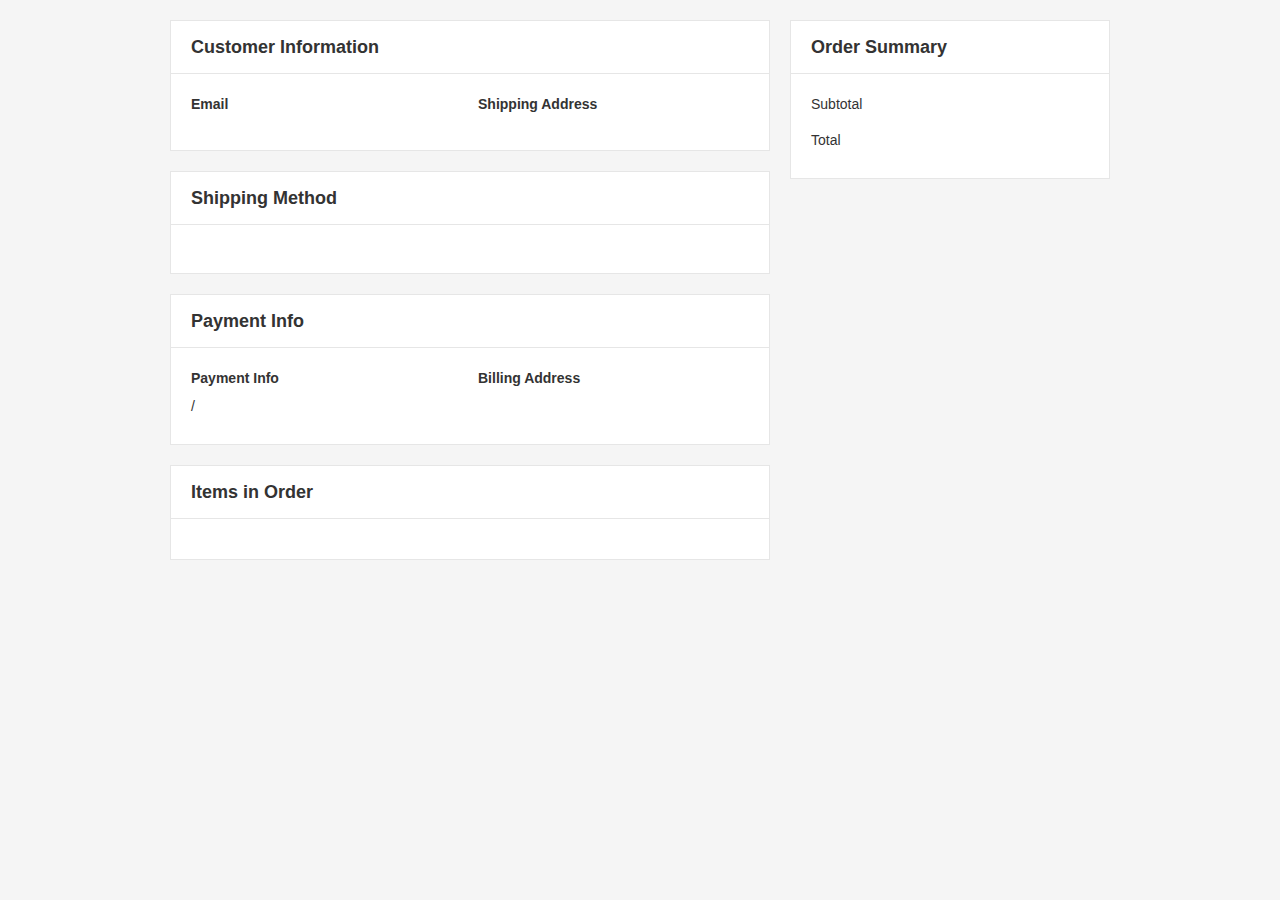
<file: order-confirmation.html>
<!DOCTYPE html>
<!--  This site was created in Webflow. http://www.webflow.com  -->
<!--  Last Published: Tue Mar 05 2019 19:05:35 GMT+0000 (UTC)  -->
<html data-wf-page="5c579cc464242a2709dc2801" data-wf-site="5c4e31307c1ca4e654061ac3">
<head>
  <meta charset="utf-8">
  <title>Chefaa</title>
  <meta content="width=device-width, initial-scale=1" name="viewport">
  <meta content="Webflow" name="generator">
  <link href="css/normalize.css" rel="stylesheet" type="text/css">
  <link href="css/webflow.css" rel="stylesheet" type="text/css">
  <link href="css/chefaa.webflow.css" rel="stylesheet" type="text/css">
  <!-- [if lt IE 9]><script src="https://cdnjs.cloudflare.com/ajax/libs/html5shiv/3.7.3/html5shiv.min.js" type="text/javascript"></script><![endif] -->
  <script type="text/javascript">!function(o,c){var n=c.documentElement,t=" w-mod-";n.className+=t+"js",("ontouchstart"in o||o.DocumentTouch&&c instanceof DocumentTouch)&&(n.className+=t+"touch")}(window,document);</script>
  <link href="https://daks2k3a4ib2z.cloudfront.net/img/favicon.ico" rel="shortcut icon" type="image/x-icon">
  <link href="https://daks2k3a4ib2z.cloudfront.net/img/webclip.png" rel="apple-touch-icon">
</head>
<body>
  <div data-node-type="commerce-order-confirmation-wrapper" data-wf-order-query="" data-wf-page-link-href-prefix="" class="w-commerce-commerceorderconfirmationcontainer">
    <div class="w-commerce-commerceorderconfirmation">
      <div class="w-commerce-commerceorderconfirmationheaderwrapper">
        <div class="w-commerce-commercelayoutcontainer w-container">
          <div class="w-commerce-commercelayoutmain">
            <div class="w-commerce-commercecheckoutcustomerinfosummarywrapper">
              <div class="w-commerce-commercecheckoutsummaryblockheader">
                <h4>Customer Information</h4>
              </div>
              <fieldset class="w-commerce-commercecheckoutblockcontent">
                <div class="w-commerce-commercecheckoutrow">
                  <div class="w-commerce-commercecheckoutcolumn">
                    <div class="w-commerce-commercecheckoutsummaryitem"><label class="w-commerce-commercecheckoutsummarylabel">Email</label>
                      <div></div>
                    </div>
                  </div>
                  <div class="w-commerce-commercecheckoutcolumn">
                    <div class="w-commerce-commercecheckoutsummaryitem"><label class="w-commerce-commercecheckoutsummarylabel">Shipping Address</label>
                      <div></div>
                      <div></div>
                      <div></div>
                      <div class="w-commerce-commercecheckoutsummaryflexboxdiv">
                        <div class="w-commerce-commercecheckoutsummarytextspacingondiv"></div>
                        <div class="w-commerce-commercecheckoutsummarytextspacingondiv"></div>
                        <div class="w-commerce-commercecheckoutsummarytextspacingondiv"></div>
                      </div>
                      <div></div>
                    </div>
                  </div>
                </div>
              </fieldset>
            </div>
            <div class="w-commerce-commercecheckoutshippingsummarywrapper">
              <div class="w-commerce-commercecheckoutsummaryblockheader">
                <h4>Shipping Method</h4>
              </div>
              <fieldset class="w-commerce-commercecheckoutblockcontent">
                <div class="w-commerce-commercecheckoutrow">
                  <div class="w-commerce-commercecheckoutcolumn">
                    <div class="w-commerce-commercecheckoutsummaryitem">
                      <div></div>
                      <div></div>
                    </div>
                  </div>
                </div>
              </fieldset>
            </div>
            <div class="w-commerce-commercecheckoutpaymentsummarywrapper">
              <div class="w-commerce-commercecheckoutsummaryblockheader">
                <h4>Payment Info</h4>
              </div>
              <fieldset class="w-commerce-commercecheckoutblockcontent">
                <div class="w-commerce-commercecheckoutrow">
                  <div class="w-commerce-commercecheckoutcolumn">
                    <div class="w-commerce-commercecheckoutsummaryitem"><label class="w-commerce-commercecheckoutsummarylabel">Payment Info</label>
                      <div class="w-commerce-commercecheckoutsummaryflexboxdiv">
                        <div class="w-commerce-commercecheckoutsummarytextspacingondiv"></div>
                        <div class="w-commerce-commercecheckoutsummarytextspacingondiv"></div>
                      </div>
                      <div class="w-commerce-commercecheckoutsummaryflexboxdiv">
                        <div></div>
                        <div> / </div>
                        <div></div>
                      </div>
                    </div>
                  </div>
                  <div class="w-commerce-commercecheckoutcolumn">
                    <div class="w-commerce-commercecheckoutsummaryitem"><label class="w-commerce-commercecheckoutsummarylabel">Billing Address</label>
                      <div></div>
                      <div></div>
                      <div></div>
                      <div class="w-commerce-commercecheckoutsummaryflexboxdiv">
                        <div class="w-commerce-commercecheckoutsummarytextspacingondiv"></div>
                        <div class="w-commerce-commercecheckoutsummarytextspacingondiv"></div>
                        <div class="w-commerce-commercecheckoutsummarytextspacingondiv"></div>
                      </div>
                      <div></div>
                    </div>
                  </div>
                </div>
              </fieldset>
            </div>
            <div class="w-commerce-commercecheckoutorderitemswrapper">
              <div class="w-commerce-commercecheckoutsummaryblockheader">
                <h4>Items in Order</h4>
              </div>
              <fieldset class="w-commerce-commercecheckoutblockcontent">
                <script type="text/x-wf-template" id="wf-template-5c579cc464242a6fe6dc2802000000000053"></script>
                <div class="w-commerce-commercecheckoutorderitemslist" data-wf-collection="database.commerceOrder.userItems" data-wf-template-id="wf-template-5c579cc464242a6fe6dc2802000000000053"></div>
              </fieldset>
            </div>
          </div>
          <div class="w-commerce-commercelayoutsidebar">
            <div class="w-commerce-commercecheckoutordersummarywrapper">
              <div class="w-commerce-commercecheckoutsummaryblockheader">
                <h4>Order Summary</h4>
              </div>
              <fieldset class="w-commerce-commercecheckoutblockcontent">
                <div class="w-commerce-commercecheckoutsummarylineitem">
                  <div>Subtotal</div>
                  <div></div>
                </div>
                <script type="text/x-wf-template" id="wf-template-5c579cc464242a6fe6dc280200000000006d">%3Cdiv%20class%3D%22w-commerce-commercecheckoutordersummaryextraitemslistitem%22%3E%3Cdiv%3E%3C%2Fdiv%3E%3Cdiv%3E%3C%2Fdiv%3E%3C%2Fdiv%3E</script>
                <div class="w-commerce-commercecheckoutordersummaryextraitemslist" data-wf-collection="database.commerceOrder.extraItems" data-wf-template-id="wf-template-5c579cc464242a6fe6dc280200000000006d">
                  <div class="w-commerce-commercecheckoutordersummaryextraitemslistitem">
                    <div></div>
                    <div></div>
                  </div>
                </div>
                <div class="w-commerce-commercecheckoutsummarylineitem">
                  <div>Total</div>
                  <div class="w-commerce-commercecheckoutsummarytotal"></div>
                </div>
              </fieldset>
            </div>
          </div>
        </div>
      </div>
    </div>
  </div>
  <script src="https://d1tdp7z6w94jbb.cloudfront.net/js/jquery-3.3.1.min.js" type="text/javascript" integrity="sha256-FgpCb/KJQlLNfOu91ta32o/NMZxltwRo8QtmkMRdAu8=" crossorigin="anonymous"></script>
  <script src="js/webflow.js" type="text/javascript"></script>
  <!-- [if lte IE 9]><script src="https://cdnjs.cloudflare.com/ajax/libs/placeholders/3.0.2/placeholders.min.js"></script><![endif] -->
</body>
</html>
</file>
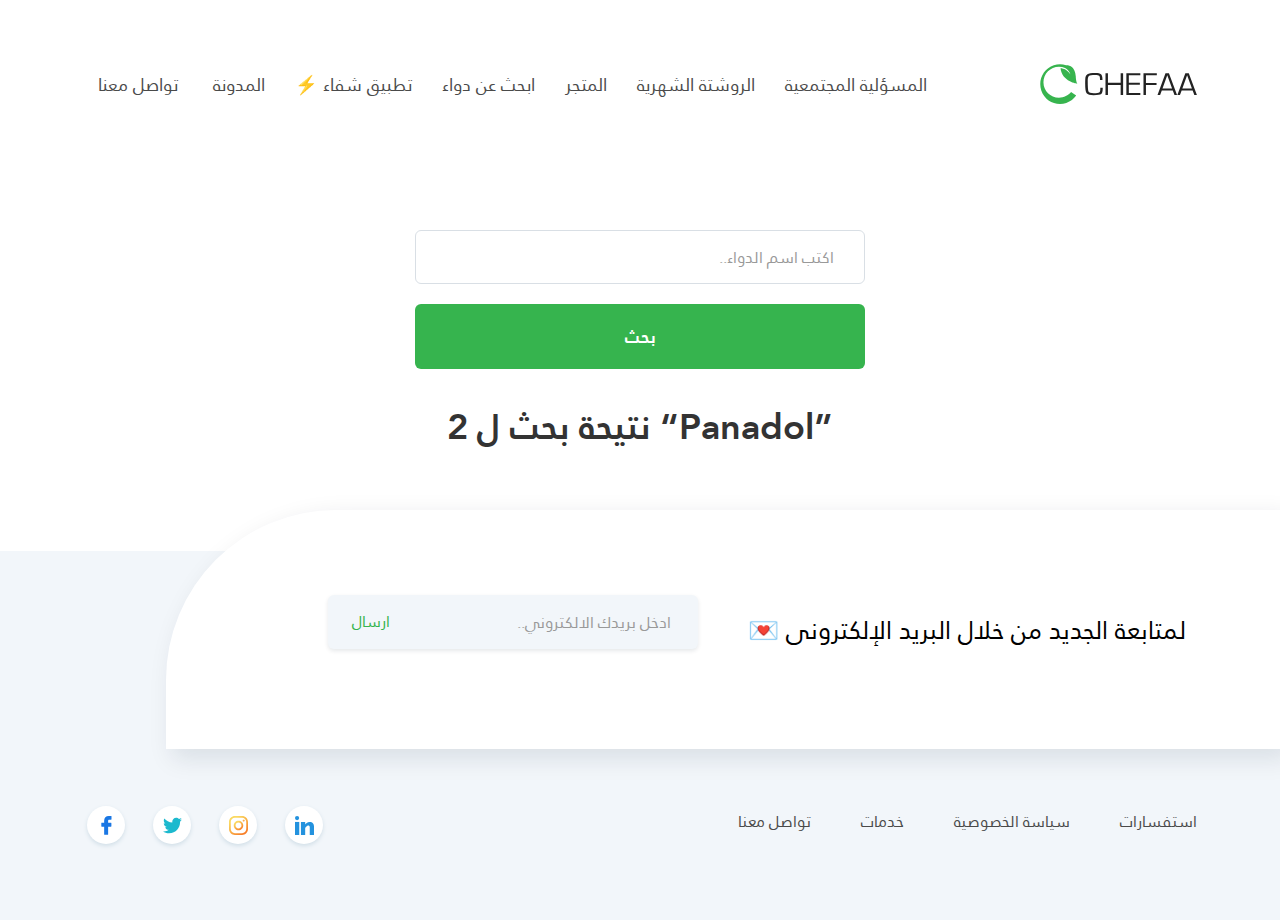
<file: search.html>
<!DOCTYPE html>
<!--  This site was created in Webflow. http://www.webflow.com  -->
<!--  Last Published: Tue Mar 05 2019 19:05:35 GMT+0000 (UTC)  -->
<html data-wf-page="5c7b107eeaea1df22d962f5d" data-wf-site="5c4e31307c1ca4e654061ac3">
<head>
  <meta charset="utf-8">
  <title>محرك البحث - شفاء</title>
  <meta content="محرك البحث - شفاء" property="og:title">
  <meta content="width=device-width, initial-scale=1" name="viewport">
  <meta content="Webflow" name="generator">
  <link href="css/normalize.css" rel="stylesheet" type="text/css">
  <link href="css/webflow.css" rel="stylesheet" type="text/css">
  <link href="css/chefaa.webflow.css" rel="stylesheet" type="text/css">
  <!-- [if lt IE 9]><script src="https://cdnjs.cloudflare.com/ajax/libs/html5shiv/3.7.3/html5shiv.min.js" type="text/javascript"></script><![endif] -->
  <script type="text/javascript">!function(o,c){var n=c.documentElement,t=" w-mod-";n.className+=t+"js",("ontouchstart"in o||o.DocumentTouch&&c instanceof DocumentTouch)&&(n.className+=t+"touch")}(window,document);</script>
  <link href="https://daks2k3a4ib2z.cloudfront.net/img/favicon.ico" rel="shortcut icon" type="image/x-icon">
  <link href="https://daks2k3a4ib2z.cloudfront.net/img/webclip.png" rel="apple-touch-icon">
</head>
<body>
  <div data-collapse="medium" data-animation="default" data-duration="400" data-easing="ease-in-quad" data-easing2="ease-in-quad" class="navbar w-nav">
    <div class="navcontainer w-clearfix">
      <div class="menu-button w-nav-button">
        <div class="icon w-icon-nav-menu"></div>
      </div><a href="index.html" class="brand w-nav-brand"><img src="images/logo.svg" width="157" alt=""></a>
      <nav role="navigation" class="nav-menu w-nav-menu"><a href="contact.html" class="navlink w-nav-link">تواصل معنا</a><a href="#" class="navlink w-nav-link"> المدونة</a><a href="chefaa-app.html" class="navlink w-nav-link">⚡️ تطبيق شفاء</a><a href="search-engine.html" class="navlink w-nav-link">ابحث عن دواء</a><a href="store.html" class="navlink w-nav-link">المتجر</a><a href="monthly-prescreption.html" class="navlink w-nav-link">الروشتة الشهرية</a><a href="car.html" class="navlink w-nav-link">المسؤلية المجتمعية</a></nav>
    </div>
  </div>
  <div class="search-engine-wrapper w-clearfix">
    <form action="/search" class="search w-form"><input type="search" class="textfield search-text w-input" autofocus="true" maxlength="256" name="query" placeholder="..اكتب اسم الدواء" id="search" required=""><input type="submit" value="بحث" class="cta w-button"></form>
    <h1 class="heading-5"><strong class="bold-text-9">2 نتيحة بحث ل “Panadol”</strong></h1>
  </div>
  <footer id="footer" class="footer w-clearfix">
    <div class="div-block footer">
      <div class="form-block-2 w-form">
        <form id="email-form" name="email-form" data-name="Email Form" class="form"><input type="email" class="textfield newsletter w-input" maxlength="256" name="email-2" data-name="Email 2" placeholder="..ادخل بريدك الالكتروني" id="email-2" required=""><input type="submit" value="ارسال" data-wait="..برجاء الانتظار" class="submit-button w-button"></form>
        <div class="w-form-done">
          <div>Thank you! Your submission has been received!</div>
        </div>
        <div class="w-form-fail">
          <div>Oops! Something went wrong while submitting the form.</div>
        </div>
      </div>
      <div class="text-block-7">💌 لمتابعة الجديد من خلال البريد الإلكترونى</div>
    </div>
    <div class="footercontainer w-clearfix">
      <div class="social-icons"><a id="faacebook" href="#" class="social-icon w-inline-block"><img src="images/fb.svg" alt=""></a><a id="twitter" href="#" class="social-icon w-inline-block"><img src="images/twitter.svg" alt=""></a><a id="instagram" href="#" class="social-icon w-inline-block"><img src="images/instagram.svg" alt=""></a><a id="linkedin" href="#" class="social-icon w-inline-block"><img src="images/linkedin.svg" alt=""></a></div>
      <ol class="list w-list-unstyled">
        <li class="list-item"><a href="#" class="footer-link">تواصل معنا</a></li>
        <li class="list-item"><a href="#" class="footer-link">خدمات</a></li>
        <li class="list-item"><a href="#" class="footer-link">سياسة الخصوصية</a></li>
        <li><a href="#" class="footer-link">استفسارات</a></li>
      </ol>
    </div>
  </footer>
  <script src="https://d1tdp7z6w94jbb.cloudfront.net/js/jquery-3.3.1.min.js" type="text/javascript" integrity="sha256-FgpCb/KJQlLNfOu91ta32o/NMZxltwRo8QtmkMRdAu8=" crossorigin="anonymous"></script>
  <script src="js/webflow.js" type="text/javascript"></script>
  <!-- [if lte IE 9]><script src="https://cdnjs.cloudflare.com/ajax/libs/placeholders/3.0.2/placeholders.min.js"></script><![endif] -->
</body>
</html>
</file>
<file: css/webflow.css>
@font-face {
  font-family: 'webflow-icons';
  src: url("[data-uri]") format('truetype');
  font-weight: normal;
  font-style: normal;
}
[class^="w-icon-"],
[class*=" w-icon-"] {
  /* use !important to prevent issues with browser extensions that change fonts */
  font-family: 'webflow-icons' !important;
  speak: none;
  font-style: normal;
  font-weight: normal;
  font-variant: normal;
  text-transform: none;
  line-height: 1;
  /* Better Font Rendering =========== */
  -webkit-font-smoothing: antialiased;
  -moz-osx-font-smoothing: grayscale;
}
.w-icon-slider-right:before {
  content: "\e600";
}
.w-icon-slider-left:before {
  content: "\e601";
}
.w-icon-nav-menu:before {
  content: "\e602";
}
.w-icon-arrow-down:before,
.w-icon-dropdown-toggle:before {
  content: "\e603";
}
.w-icon-file-upload-remove:before {
  content: "\e900";
}
.w-icon-file-upload-icon:before {
  content: "\e903";
}
* {
  -webkit-box-sizing: border-box;
  -moz-box-sizing: border-box;
  box-sizing: border-box;
}
html {
  height: 100%;
}
body {
  margin: 0;
  min-height: 100%;
  background-color: #fff;
  font-family: Arial, sans-serif;
  font-size: 14px;
  line-height: 20px;
  color: #333;
}
img {
  max-width: 100%;
  vertical-align: middle;
  display: inline-block;
}
html.w-mod-touch * {
  background-attachment: scroll !important;
}
.w-block {
  display: block;
}
.w-inline-block {
  max-width: 100%;
  display: inline-block;
}
.w-clearfix:before,
.w-clearfix:after {
  content: " ";
  display: table;
  grid-column-start: 1;
  grid-row-start: 1;
  grid-column-end: 2;
  grid-row-end: 2;
}
.w-clearfix:after {
  clear: both;
}
.w-hidden {
  display: none;
}
.w-button {
  display: inline-block;
  padding: 9px 15px;
  background-color: #3898EC;
  color: white;
  border: 0;
  line-height: inherit;
  text-decoration: none;
  cursor: pointer;
  border-radius: 0;
}
input.w-button {
  -webkit-appearance: button;
}
html[data-w-dynpage] [data-w-cloak] {
  color: transparent !important;
}
.w-webflow-badge,
.w-webflow-badge * {
  position: static;
  left: auto;
  top: auto;
  right: auto;
  bottom: auto;
  z-index: auto;
  display: block;
  visibility: visible;
  overflow: visible;
  overflow-x: visible;
  overflow-y: visible;
  box-sizing: border-box;
  width: auto;
  height: auto;
  max-height: none;
  max-width: none;
  min-height: 0;
  min-width: 0;
  margin: 0;
  padding: 0;
  float: none;
  clear: none;
  border: 0 none transparent;
  border-radius: 0;
  background: none;
  background-image: none;
  background-position: 0% 0%;
  background-size: auto auto;
  background-repeat: repeat;
  background-origin: padding-box;
  background-clip: border-box;
  background-attachment: scroll;
  background-color: transparent;
  box-shadow: none;
  opacity: 1.0;
  transform: none;
  transition: none;
  direction: ltr;
  font-family: inherit;
  font-weight: inherit;
  color: inherit;
  font-size: inherit;
  line-height: inherit;
  font-style: inherit;
  font-variant: inherit;
  text-align: inherit;
  letter-spacing: inherit;
  text-decoration: inherit;
  text-indent: 0;
  text-transform: inherit;
  list-style-type: disc;
  text-shadow: none;
  font-smoothing: auto;
  vertical-align: baseline;
  cursor: inherit;
  white-space: inherit;
  word-break: normal;
  word-spacing: normal;
  word-wrap: normal;
}
.w-webflow-badge {
  position: fixed !important;
  display: inline-block !important;
  visibility: visible !important;
  opacity: 1 !important;
  z-index: 2147483647 !important;
  top: auto !important;
  right: 12px !important;
  bottom: 12px !important;
  left: auto !important;
  color: #AAADB0 !important;
  background-color: #fff !important;
  border-radius: 3px !important;
  padding: 6px 8px 6px 6px !important;
  font-size: 12px !important;
  opacity: 1.0 !important;
  line-height: 14px !important;
  text-decoration: none !important;
  transform: none !important;
  margin: 0 !important;
  width: auto !important;
  height: auto !important;
  overflow: visible !important;
  white-space: nowrap;
  box-shadow: 0 0 0 1px rgba(0, 0, 0, 0.1), 0px 1px 3px rgba(0, 0, 0, 0.1);
  cursor: pointer;
}
.w-webflow-badge > img {
  display: inline-block !important;
  visibility: visible !important;
  opacity: 1 !important;
  vertical-align: middle !important;
}
h1,
h2,
h3,
h4,
h5,
h6 {
  font-weight: bold;
  margin-bottom: 10px;
}
h1 {
  font-size: 38px;
  line-height: 44px;
  margin-top: 20px;
}
h2 {
  font-size: 32px;
  line-height: 36px;
  margin-top: 20px;
}
h3 {
  font-size: 24px;
  line-height: 30px;
  margin-top: 20px;
}
h4 {
  font-size: 18px;
  line-height: 24px;
  margin-top: 10px;
}
h5 {
  font-size: 14px;
  line-height: 20px;
  margin-top: 10px;
}
h6 {
  font-size: 12px;
  line-height: 18px;
  margin-top: 10px;
}
p {
  margin-top: 0;
  margin-bottom: 10px;
}
blockquote {
  margin: 0 0 10px 0;
  padding: 10px 20px;
  border-left: 5px solid #E2E2E2;
  font-size: 18px;
  line-height: 22px;
}
figure {
  margin: 0;
  margin-bottom: 10px;
}
figcaption {
  margin-top: 5px;
  text-align: center;
}
ul,
ol {
  margin-top: 0px;
  margin-bottom: 10px;
  padding-left: 40px;
}
.w-list-unstyled {
  padding-left: 0;
  list-style: none;
}
.w-embed:before,
.w-embed:after {
  content: " ";
  display: table;
  grid-column-start: 1;
  grid-row-start: 1;
  grid-column-end: 2;
  grid-row-end: 2;
}
.w-embed:after {
  clear: both;
}
.w-video {
  width: 100%;
  position: relative;
  padding: 0;
}
.w-video iframe,
.w-video object,
.w-video embed {
  position: absolute;
  top: 0;
  left: 0;
  width: 100%;
  height: 100%;
}
fieldset {
  padding: 0;
  margin: 0;
  border: 0;
}
button,
html input[type="button"],
input[type="reset"] {
  border: 0;
  cursor: pointer;
  -webkit-appearance: button;
}
.w-form {
  margin: 0 0 15px;
}
.w-form-done {
  display: none;
  padding: 20px;
  text-align: center;
  background-color: #dddddd;
}
.w-form-fail {
  display: none;
  margin-top: 10px;
  padding: 10px;
  background-color: #ffdede;
}
label {
  display: block;
  margin-bottom: 5px;
  font-weight: bold;
}
.w-input,
.w-select {
  display: block;
  width: 100%;
  height: 38px;
  padding: 8px 12px;
  margin-bottom: 10px;
  font-size: 14px;
  line-height: 1.428571429;
  color: #333333;
  vertical-align: middle;
  background-color: #ffffff;
  border: 1px solid #cccccc;
}
.w-input:-moz-placeholder,
.w-select:-moz-placeholder {
  color: #999;
}
.w-input::-moz-placeholder,
.w-select::-moz-placeholder {
  color: #999;
  opacity: 1;
}
.w-input:-ms-input-placeholder,
.w-select:-ms-input-placeholder {
  color: #999;
}
.w-input::-webkit-input-placeholder,
.w-select::-webkit-input-placeholder {
  color: #999;
}
.w-input:focus,
.w-select:focus {
  border-color: #3898EC;
  outline: 0;
}
.w-input[disabled],
.w-select[disabled],
.w-input[readonly],
.w-select[readonly],
fieldset[disabled] .w-input,
fieldset[disabled] .w-select {
  cursor: not-allowed;
  background-color: #eeeeee;
}
textarea.w-input,
textarea.w-select {
  height: auto;
}
.w-select {
  background-image: -webkit-linear-gradient(white 0%, #f3f3f3 100%);
  background-image: linear-gradient(white 0%, #f3f3f3 100%);
}
.w-select[multiple] {
  height: auto;
}
.w-form-label {
  display: inline-block;
  cursor: pointer;
  font-weight: normal;
  margin-bottom: 0px;
}
.w-checkbox,
.w-radio {
  display: block;
  margin-bottom: 5px;
  padding-left: 20px;
}
.w-checkbox:before,
.w-radio:before,
.w-checkbox:after,
.w-radio:after {
  content: " ";
  display: table;
  grid-column-start: 1;
  grid-row-start: 1;
  grid-column-end: 2;
  grid-row-end: 2;
}
.w-checkbox:after,
.w-radio:after {
  clear: both;
}
.w-checkbox-input,
.w-radio-input {
  margin: 4px 0 0;
  margin-top: 1px \9;
  line-height: normal;
  float: left;
  margin-left: -20px;
}
.w-radio-input {
  margin-top: 3px;
}
.w-file-upload {
  display: block;
  margin-bottom: 10px;
}
.w-file-upload-input {
  width: 0.1px;
  height: 0.1px;
  opacity: 0;
  overflow: hidden;
  position: absolute;
  z-index: -100;
}
.w-file-upload-default,
.w-file-upload-uploading,
.w-file-upload-success {
  display: inline-block;
  color: #333333;
}
.w-file-upload-error {
  display: block;
  margin-top: 10px;
}
.w-file-upload-default.w-hidden,
.w-file-upload-uploading.w-hidden,
.w-file-upload-error.w-hidden,
.w-file-upload-success.w-hidden {
  display: none;
}
.w-file-upload-uploading-btn {
  display: flex;
  font-size: 14px;
  font-weight: normal;
  cursor: pointer;
  margin: 0;
  padding: 8px 12px;
  border: 1px solid #cccccc;
  background-color: #fafafa;
}
.w-file-upload-file {
  display: flex;
  flex-grow: 1;
  justify-content: space-between;
  margin: 0;
  padding: 8px 9px 8px 11px;
  border: 1px solid #cccccc;
  background-color: #fafafa;
}
.w-file-upload-file-name {
  font-size: 14px;
  font-weight: normal;
  display: block;
}
.w-file-remove-link {
  margin-top: 3px;
  margin-left: 10px;
  width: auto;
  height: auto;
  padding: 3px;
  display: block;
  cursor: pointer;
}
.w-icon-file-upload-remove {
  margin: auto;
  font-size: 10px;
}
.w-file-upload-error-msg {
  display: inline-block;
  color: #ea384c;
  padding: 2px 0;
}
.w-file-upload-info {
  display: inline-block;
  line-height: 38px;
  padding: 0 12px;
}
.w-file-upload-label {
  display: inline-block;
  font-size: 14px;
  font-weight: normal;
  cursor: pointer;
  margin: 0;
  padding: 8px 12px;
  border: 1px solid #cccccc;
  background-color: #fafafa;
}
.w-icon-file-upload-icon,
.w-icon-file-upload-uploading {
  display: inline-block;
  margin-right: 8px;
  width: 20px;
}
.w-icon-file-upload-uploading {
  height: 20px;
}
.w-container {
  margin-left: auto;
  margin-right: auto;
  max-width: 940px;
}
.w-container:before,
.w-container:after {
  content: " ";
  display: table;
  grid-column-start: 1;
  grid-row-start: 1;
  grid-column-end: 2;
  grid-row-end: 2;
}
.w-container:after {
  clear: both;
}
.w-container .w-row {
  margin-left: -10px;
  margin-right: -10px;
}
.w-row:before,
.w-row:after {
  content: " ";
  display: table;
  grid-column-start: 1;
  grid-row-start: 1;
  grid-column-end: 2;
  grid-row-end: 2;
}
.w-row:after {
  clear: both;
}
.w-row .w-row {
  margin-left: 0;
  margin-right: 0;
}
.w-col {
  position: relative;
  float: left;
  width: 100%;
  min-height: 1px;
  padding-left: 10px;
  padding-right: 10px;
}
.w-col .w-col {
  padding-left: 0;
  padding-right: 0;
}
.w-col-1 {
  width: 8.33333333%;
}
.w-col-2 {
  width: 16.66666667%;
}
.w-col-3 {
  width: 25%;
}
.w-col-4 {
  width: 33.33333333%;
}
.w-col-5 {
  width: 41.66666667%;
}
.w-col-6 {
  width: 50%;
}
.w-col-7 {
  width: 58.33333333%;
}
.w-col-8 {
  width: 66.66666667%;
}
.w-col-9 {
  width: 75%;
}
.w-col-10 {
  width: 83.33333333%;
}
.w-col-11 {
  width: 91.66666667%;
}
.w-col-12 {
  width: 100%;
}
.w-hidden-main {
  display: none !important;
}
@media screen and (max-width: 991px) {
  .w-container {
    max-width: 728px;
  }
  .w-hidden-main {
    display: inherit !important;
  }
  .w-hidden-medium {
    display: none !important;
  }
  .w-col-medium-1 {
    width: 8.33333333%;
  }
  .w-col-medium-2 {
    width: 16.66666667%;
  }
  .w-col-medium-3 {
    width: 25%;
  }
  .w-col-medium-4 {
    width: 33.33333333%;
  }
  .w-col-medium-5 {
    width: 41.66666667%;
  }
  .w-col-medium-6 {
    width: 50%;
  }
  .w-col-medium-7 {
    width: 58.33333333%;
  }
  .w-col-medium-8 {
    width: 66.66666667%;
  }
  .w-col-medium-9 {
    width: 75%;
  }
  .w-col-medium-10 {
    width: 83.33333333%;
  }
  .w-col-medium-11 {
    width: 91.66666667%;
  }
  .w-col-medium-12 {
    width: 100%;
  }
  .w-col-stack {
    width: 100%;
    left: auto;
    right: auto;
  }
}
@media screen and (max-width: 767px) {
  .w-hidden-main {
    display: inherit !important;
  }
  .w-hidden-medium {
    display: inherit !important;
  }
  .w-hidden-small {
    display: none !important;
  }
  .w-row,
  .w-container .w-row {
    margin-left: 0;
    margin-right: 0;
  }
  .w-col {
    width: 100%;
    left: auto;
    right: auto;
  }
  .w-col-small-1 {
    width: 8.33333333%;
  }
  .w-col-small-2 {
    width: 16.66666667%;
  }
  .w-col-small-3 {
    width: 25%;
  }
  .w-col-small-4 {
    width: 33.33333333%;
  }
  .w-col-small-5 {
    width: 41.66666667%;
  }
  .w-col-small-6 {
    width: 50%;
  }
  .w-col-small-7 {
    width: 58.33333333%;
  }
  .w-col-small-8 {
    width: 66.66666667%;
  }
  .w-col-small-9 {
    width: 75%;
  }
  .w-col-small-10 {
    width: 83.33333333%;
  }
  .w-col-small-11 {
    width: 91.66666667%;
  }
  .w-col-small-12 {
    width: 100%;
  }
}
@media screen and (max-width: 479px) {
  .w-container {
    max-width: none;
  }
  .w-hidden-main {
    display: inherit !important;
  }
  .w-hidden-medium {
    display: inherit !important;
  }
  .w-hidden-small {
    display: inherit !important;
  }
  .w-hidden-tiny {
    display: none !important;
  }
  .w-col {
    width: 100%;
  }
  .w-col-tiny-1 {
    width: 8.33333333%;
  }
  .w-col-tiny-2 {
    width: 16.66666667%;
  }
  .w-col-tiny-3 {
    width: 25%;
  }
  .w-col-tiny-4 {
    width: 33.33333333%;
  }
  .w-col-tiny-5 {
    width: 41.66666667%;
  }
  .w-col-tiny-6 {
    width: 50%;
  }
  .w-col-tiny-7 {
    width: 58.33333333%;
  }
  .w-col-tiny-8 {
    width: 66.66666667%;
  }
  .w-col-tiny-9 {
    width: 75%;
  }
  .w-col-tiny-10 {
    width: 83.33333333%;
  }
  .w-col-tiny-11 {
    width: 91.66666667%;
  }
  .w-col-tiny-12 {
    width: 100%;
  }
}
.w-widget {
  position: relative;
}
.w-widget-map {
  width: 100%;
  height: 400px;
}
.w-widget-map label {
  width: auto;
  display: inline;
}
.w-widget-map img {
  max-width: inherit;
}
.w-widget-map .gm-style-iw {
  text-align: center;
}
.w-widget-map .gm-style-iw > button {
  display: none !important;
}
.w-widget-twitter {
  overflow: hidden;
}
.w-widget-twitter-count-shim {
  display: inline-block;
  vertical-align: top;
  position: relative;
  width: 28px;
  height: 20px;
  text-align: center;
  background: white;
  border: #758696 solid 1px;
  border-radius: 3px;
}
.w-widget-twitter-count-shim * {
  pointer-events: none;
  -webkit-user-select: none;
  -moz-user-select: none;
  -ms-user-select: none;
  user-select: none;
}
.w-widget-twitter-count-shim .w-widget-twitter-count-inner {
  position: relative;
  font-size: 15px;
  line-height: 12px;
  text-align: center;
  color: #999;
  font-family: serif;
}
.w-widget-twitter-count-shim .w-widget-twitter-count-clear {
  position: relative;
  display: block;
}
.w-widget-twitter-count-shim.w--large {
  width: 36px;
  height: 28px;
  margin-left: 7px;
}
.w-widget-twitter-count-shim.w--large .w-widget-twitter-count-inner {
  font-size: 18px;
  line-height: 18px;
}
.w-widget-twitter-count-shim:not(.w--vertical) {
  margin-left: 5px;
  margin-right: 8px;
}
.w-widget-twitter-count-shim:not(.w--vertical).w--large {
  margin-left: 6px;
}
.w-widget-twitter-count-shim:not(.w--vertical):before,
.w-widget-twitter-count-shim:not(.w--vertical):after {
  top: 50%;
  left: 0;
  border: solid transparent;
  content: " ";
  height: 0;
  width: 0;
  position: absolute;
  pointer-events: none;
}
.w-widget-twitter-count-shim:not(.w--vertical):before {
  border-color: rgba(117, 134, 150, 0);
  border-right-color: #5d6c7b;
  border-width: 4px;
  margin-left: -9px;
  margin-top: -4px;
}
.w-widget-twitter-count-shim:not(.w--vertical).w--large:before {
  border-width: 5px;
  margin-left: -10px;
  margin-top: -5px;
}
.w-widget-twitter-count-shim:not(.w--vertical):after {
  border-color: rgba(255, 255, 255, 0);
  border-right-color: white;
  border-width: 4px;
  margin-left: -8px;
  margin-top: -4px;
}
.w-widget-twitter-count-shim:not(.w--vertical).w--large:after {
  border-width: 5px;
  margin-left: -9px;
  margin-top: -5px;
}
.w-widget-twitter-count-shim.w--vertical {
  width: 61px;
  height: 33px;
  margin-bottom: 8px;
}
.w-widget-twitter-count-shim.w--vertical:before,
.w-widget-twitter-count-shim.w--vertical:after {
  top: 100%;
  left: 50%;
  border: solid transparent;
  content: " ";
  height: 0;
  width: 0;
  position: absolute;
  pointer-events: none;
}
.w-widget-twitter-count-shim.w--vertical:before {
  border-color: rgba(117, 134, 150, 0);
  border-top-color: #5d6c7b;
  border-width: 5px;
  margin-left: -5px;
}
.w-widget-twitter-count-shim.w--vertical:after {
  border-color: rgba(255, 255, 255, 0);
  border-top-color: white;
  border-width: 4px;
  margin-left: -4px;
}
.w-widget-twitter-count-shim.w--vertical .w-widget-twitter-count-inner {
  font-size: 18px;
  line-height: 22px;
}
.w-widget-twitter-count-shim.w--vertical.w--large {
  width: 76px;
}
.w-widget-gplus {
  overflow: hidden;
}
.w-background-video {
  position: relative;
  overflow: hidden;
  height: 500px;
  color: white;
}
.w-background-video > video {
  background-size: cover;
  background-position: 50% 50%;
  position: absolute;
  right: -100%;
  bottom: -100%;
  top: -100%;
  left: -100%;
  margin: auto;
  min-width: 100%;
  min-height: 100%;
  z-index: -100;
}
.w-background-video > video::-webkit-media-controls-start-playback-button {
  display: none !important;
  -webkit-appearance: none;
}
.w-slider {
  position: relative;
  height: 300px;
  text-align: center;
  background: #dddddd;
  clear: both;
  -webkit-tap-highlight-color: rgba(0, 0, 0, 0);
  tap-highlight-color: rgba(0, 0, 0, 0);
}
.w-slider-mask {
  position: relative;
  display: block;
  overflow: hidden;
  z-index: 1;
  left: 0;
  right: 0;
  height: 100%;
  white-space: nowrap;
}
.w-slide {
  position: relative;
  display: inline-block;
  vertical-align: top;
  width: 100%;
  height: 100%;
  white-space: normal;
  text-align: left;
}
.w-slider-nav {
  position: absolute;
  z-index: 2;
  top: auto;
  right: 0;
  bottom: 0;
  left: 0;
  margin: auto;
  padding-top: 10px;
  height: 40px;
  text-align: center;
  -webkit-tap-highlight-color: rgba(0, 0, 0, 0);
  tap-highlight-color: rgba(0, 0, 0, 0);
}
.w-slider-nav.w-round > div {
  border-radius: 100%;
}
.w-slider-nav.w-num > div {
  width: auto;
  height: auto;
  padding: 0.2em 0.5em;
  font-size: inherit;
  line-height: inherit;
}
.w-slider-nav.w-shadow > div {
  box-shadow: 0 0 3px rgba(51, 51, 51, 0.4);
}
.w-slider-nav-invert {
  color: #fff;
}
.w-slider-nav-invert > div {
  background-color: rgba(34, 34, 34, 0.4);
}
.w-slider-nav-invert > div.w-active {
  background-color: #222;
}
.w-slider-dot {
  position: relative;
  display: inline-block;
  width: 1em;
  height: 1em;
  background-color: rgba(255, 255, 255, 0.4);
  cursor: pointer;
  margin: 0 3px 0.5em;
  transition: background-color 100ms, color 100ms;
}
.w-slider-dot.w-active {
  background-color: #fff;
}
.w-slider-arrow-left,
.w-slider-arrow-right {
  position: absolute;
  width: 80px;
  top: 0;
  right: 0;
  bottom: 0;
  left: 0;
  margin: auto;
  cursor: pointer;
  overflow: hidden;
  color: white;
  font-size: 40px;
  -webkit-tap-highlight-color: rgba(0, 0, 0, 0);
  tap-highlight-color: rgba(0, 0, 0, 0);
  -webkit-user-select: none;
  -moz-user-select: none;
  -ms-user-select: none;
  user-select: none;
}
.w-slider-arrow-left [class^="w-icon-"],
.w-slider-arrow-right [class^="w-icon-"],
.w-slider-arrow-left [class*=" w-icon-"],
.w-slider-arrow-right [class*=" w-icon-"] {
  position: absolute;
}
.w-slider-arrow-left {
  z-index: 3;
  right: auto;
}
.w-slider-arrow-right {
  z-index: 4;
  left: auto;
}
.w-icon-slider-left,
.w-icon-slider-right {
  top: 0;
  right: 0;
  bottom: 0;
  left: 0;
  margin: auto;
  width: 1em;
  height: 1em;
}
.w-dropdown {
  display: inline-block;
  position: relative;
  text-align: left;
  margin-left: auto;
  margin-right: auto;
  z-index: 900;
}
.w-dropdown-btn,
.w-dropdown-toggle,
.w-dropdown-link {
  position: relative;
  vertical-align: top;
  text-decoration: none;
  color: #222222;
  padding: 20px;
  text-align: left;
  margin-left: auto;
  margin-right: auto;
  white-space: nowrap;
}
.w-dropdown-toggle {
  -webkit-user-select: none;
  -moz-user-select: none;
  -ms-user-select: none;
  user-select: none;
  display: inline-block;
  cursor: pointer;
  padding-right: 40px;
}
.w-icon-dropdown-toggle {
  position: absolute;
  top: 0;
  right: 0;
  bottom: 0;
  margin: auto;
  margin-right: 20px;
  width: 1em;
  height: 1em;
}
.w-dropdown-list {
  position: absolute;
  background: #dddddd;
  display: none;
  min-width: 100%;
}
.w-dropdown-list.w--open {
  display: block;
}
.w-dropdown-link {
  padding: 10px 20px;
  display: block;
  color: #222222;
}
.w-dropdown-link.w--current {
  color: #0082f3;
}
.w-nav[data-collapse="all"] .w-dropdown,
.w-nav[data-collapse="all"] .w-dropdown-toggle {
  display: block;
}
.w-nav[data-collapse="all"] .w-dropdown-list {
  position: static;
}
@media screen and (max-width: 991px) {
  .w-nav[data-collapse="medium"] .w-dropdown,
  .w-nav[data-collapse="medium"] .w-dropdown-toggle {
    display: block;
  }
  .w-nav[data-collapse="medium"] .w-dropdown-list {
    position: static;
  }
}
@media screen and (max-width: 767px) {
  .w-nav[data-collapse="small"] .w-dropdown,
  .w-nav[data-collapse="small"] .w-dropdown-toggle {
    display: block;
  }
  .w-nav[data-collapse="small"] .w-dropdown-list {
    position: static;
  }
  .w-nav-brand {
    padding-left: 10px;
  }
}
@media screen and (max-width: 479px) {
  .w-nav[data-collapse="tiny"] .w-dropdown,
  .w-nav[data-collapse="tiny"] .w-dropdown-toggle {
    display: block;
  }
  .w-nav[data-collapse="tiny"] .w-dropdown-list {
    position: static;
  }
}
/**
 * ## Note
 * Safari (on both iOS and OS X) does not handle viewport units (vh, vw) well.
 * For example percentage units do not work on descendants of elements that
 * have any dimensions expressed in viewport units. It also doesn’t handle them at
 * all in `calc()`.
 */
/**
 * Wrapper around all lightbox elements
 *
 * 1. Since the lightbox can receive focus, IE also gives it an outline.
 * 2. Fixes flickering on Chrome when a transition is in progress
 *    underneath the lightbox.
 */
.w-lightbox-backdrop {
  color: #000;
  cursor: auto;
  font-family: serif;
  font-size: medium;
  font-style: normal;
  font-variant: normal;
  font-weight: normal;
  letter-spacing: normal;
  line-height: normal;
  list-style: disc;
  text-align: start;
  text-indent: 0;
  text-shadow: none;
  text-transform: none;
  visibility: visible;
  white-space: normal;
  word-break: normal;
  word-spacing: normal;
  word-wrap: normal;
  position: fixed;
  top: 0;
  right: 0;
  bottom: 0;
  left: 0;
  color: #fff;
  font-family: "Helvetica Neue", Helvetica, Ubuntu, "Segoe UI", Verdana, sans-serif;
  font-size: 17px;
  line-height: 1.2;
  font-weight: 300;
  text-align: center;
  background: rgba(0, 0, 0, 0.9);
  z-index: 2000;
  outline: 0;
  /* 1 */
  opacity: 0;
  -webkit-user-select: none;
  -moz-user-select: none;
  -ms-user-select: none;
  -webkit-tap-highlight-color: transparent;
  -webkit-transform: translate(0, 0);
  /* 2 */
}
/**
 * Neat trick to bind the rubberband effect to our canvas instead of the whole
 * document on iOS. It also prevents a bug that causes the document underneath to scroll.
 */
.w-lightbox-backdrop,
.w-lightbox-container {
  height: 100%;
  overflow: auto;
  -webkit-overflow-scrolling: touch;
}
.w-lightbox-content {
  position: relative;
  height: 100vh;
  overflow: hidden;
}
.w-lightbox-view {
  position: absolute;
  width: 100vw;
  height: 100vh;
  opacity: 0;
}
.w-lightbox-view:before {
  content: "";
  height: 100vh;
}
/* .w-lightbox-content */
.w-lightbox-group,
.w-lightbox-group .w-lightbox-view,
.w-lightbox-group .w-lightbox-view:before {
  height: 86vh;
}
.w-lightbox-frame,
.w-lightbox-view:before {
  display: inline-block;
  vertical-align: middle;
}
/*
 * 1. Remove default margin set by user-agent on the <figure> element.
 */
.w-lightbox-figure {
  position: relative;
  margin: 0;
  /* 1 */
}
.w-lightbox-group .w-lightbox-figure {
  cursor: pointer;
}
/**
 * IE adds image dimensions as width and height attributes on the IMG tag,
 * but we need both width and height to be set to auto to enable scaling.
 */
.w-lightbox-img {
  width: auto;
  height: auto;
  max-width: none;
}
/**
 * 1. Reset if style is set by user on "All Images"
 */
.w-lightbox-image {
  display: block;
  float: none;
  /* 1 */
  max-width: 100vw;
  max-height: 100vh;
}
.w-lightbox-group .w-lightbox-image {
  max-height: 86vh;
}
.w-lightbox-caption {
  position: absolute;
  right: 0;
  bottom: 0;
  left: 0;
  padding: .5em 1em;
  background: rgba(0, 0, 0, 0.4);
  text-align: left;
  text-overflow: ellipsis;
  white-space: nowrap;
  overflow: hidden;
}
.w-lightbox-embed {
  position: absolute;
  top: 0;
  right: 0;
  bottom: 0;
  left: 0;
  width: 100%;
  height: 100%;
}
.w-lightbox-control {
  position: absolute;
  top: 0;
  width: 4em;
  background-size: 24px;
  background-repeat: no-repeat;
  background-position: center;
  cursor: pointer;
  -webkit-transition: all .3s;
  transition: all .3s;
}
.w-lightbox-left {
  display: none;
  bottom: 0;
  left: 0;
  /* <svg xmlns="http://www.w3.org/2000/svg" viewBox="-20 0 24 40" width="24" height="40"><g transform="rotate(45)"><path d="m0 0h5v23h23v5h-28z" opacity=".4"/><path d="m1 1h3v23h23v3h-26z" fill="#fff"/></g></svg> */
  background-image: url("[data-uri]");
}
.w-lightbox-right {
  display: none;
  right: 0;
  bottom: 0;
  /* <svg xmlns="http://www.w3.org/2000/svg" viewBox="-4 0 24 40" width="24" height="40"><g transform="rotate(45)"><path d="m0-0h28v28h-5v-23h-23z" opacity=".4"/><path d="m1 1h26v26h-3v-23h-23z" fill="#fff"/></g></svg> */
  background-image: url("[data-uri]");
}
/*
 * Without specifying the with and height inside the SVG, all versions of IE render the icon too small.
 * The bug does not seem to manifest itself if the elements are tall enough such as the above arrows.
 * (http://stackoverflow.com/questions/16092114/background-size-differs-in-internet-explorer)
 */
.w-lightbox-close {
  right: 0;
  height: 2.6em;
  /* <svg xmlns="http://www.w3.org/2000/svg" viewBox="-4 0 18 17" width="18" height="17"><g transform="rotate(45)"><path d="m0 0h7v-7h5v7h7v5h-7v7h-5v-7h-7z" opacity=".4"/><path d="m1 1h7v-7h3v7h7v3h-7v7h-3v-7h-7z" fill="#fff"/></g></svg> */
  background-image: url("[data-uri]");
  background-size: 18px;
}
/**
 * 1. All IE versions add extra space at the bottom without this.
 */
.w-lightbox-strip {
  position: absolute;
  bottom: 0;
  left: 0;
  right: 0;
  padding: 0 1vh;
  line-height: 0;
  /* 1 */
  white-space: nowrap;
  overflow-x: auto;
  overflow-y: hidden;
}
/*
 * 1. We use content-box to avoid having to do `width: calc(10vh + 2vw)`
 *    which doesn’t work in Safari anyway.
 * 2. Chrome renders images pixelated when switching to GPU. Making sure
 *    the parent is also rendered on the GPU (by setting translate3d for
 *    example) fixes this behavior.
 */
.w-lightbox-item {
  display: inline-block;
  width: 10vh;
  padding: 2vh 1vh;
  box-sizing: content-box;
  /* 1 */
  cursor: pointer;
  -webkit-transform: translate3d(0, 0, 0);
  /* 2 */
}
.w-lightbox-active {
  opacity: .3;
}
.w-lightbox-thumbnail {
  position: relative;
  height: 10vh;
  background: #222;
  overflow: hidden;
}
.w-lightbox-thumbnail-image {
  position: absolute;
  top: 0;
  left: 0;
}
.w-lightbox-thumbnail .w-lightbox-tall {
  top: 50%;
  width: 100%;
  -webkit-transform: translate(0, -50%);
  -ms-transform: translate(0, -50%);
  transform: translate(0, -50%);
}
.w-lightbox-thumbnail .w-lightbox-wide {
  left: 50%;
  height: 100%;
  -webkit-transform: translate(-50%, 0);
  -ms-transform: translate(-50%, 0);
  transform: translate(-50%, 0);
}
/*
 * Spinner
 *
 * Absolute pixel values are used to avoid rounding errors that would cause
 * the white spinning element to be misaligned with the track.
 */
.w-lightbox-spinner {
  position: absolute;
  top: 50%;
  left: 50%;
  box-sizing: border-box;
  width: 40px;
  height: 40px;
  margin-top: -20px;
  margin-left: -20px;
  border: 5px solid rgba(0, 0, 0, 0.4);
  border-radius: 50%;
  -webkit-animation: spin .8s infinite linear;
  animation: spin .8s infinite linear;
}
.w-lightbox-spinner:after {
  content: "";
  position: absolute;
  top: -4px;
  right: -4px;
  bottom: -4px;
  left: -4px;
  border: 3px solid transparent;
  border-bottom-color: #fff;
  border-radius: 50%;
}
/*
 * Utility classes
 */
.w-lightbox-hide {
  display: none;
}
.w-lightbox-noscroll {
  overflow: hidden;
}
@media (min-width: 768px) {
  .w-lightbox-content {
    height: 96vh;
    margin-top: 2vh;
  }
  .w-lightbox-view,
  .w-lightbox-view:before {
    height: 96vh;
  }
  /* .w-lightbox-content */
  .w-lightbox-group,
  .w-lightbox-group .w-lightbox-view,
  .w-lightbox-group .w-lightbox-view:before {
    height: 84vh;
  }
  .w-lightbox-image {
    max-width: 96vw;
    max-height: 96vh;
  }
  .w-lightbox-group .w-lightbox-image {
    max-width: 82.3vw;
    max-height: 84vh;
  }
  .w-lightbox-left,
  .w-lightbox-right {
    display: block;
    opacity: .5;
  }
  .w-lightbox-close {
    opacity: .8;
  }
  .w-lightbox-control:hover {
    opacity: 1;
  }
}
.w-lightbox-inactive,
.w-lightbox-inactive:hover {
  opacity: 0;
}
.w-richtext:before,
.w-richtext:after {
  content: " ";
  display: table;
  grid-column-start: 1;
  grid-row-start: 1;
  grid-column-end: 2;
  grid-row-end: 2;
}
.w-richtext:after {
  clear: both;
}
.w-richtext[contenteditable="true"]:before,
.w-richtext[contenteditable="true"]:after {
  white-space: initial;
}
.w-richtext ol,
.w-richtext ul {
  overflow: hidden;
}
.w-richtext .w-richtext-figure-selected.w-richtext-figure-type-video div:before,
.w-richtext .w-richtext-figure-selected[data-rt-type="video"] div:before {
  outline: 2px solid #2895f7;
}
.w-richtext .w-richtext-figure-selected.w-richtext-figure-type-image div,
.w-richtext .w-richtext-figure-selected[data-rt-type="image"] div {
  outline: 2px solid #2895f7;
}
.w-richtext figure.w-richtext-figure-type-video > div:before,
.w-richtext figure[data-rt-type="video"] > div:before {
  content: '';
  position: absolute;
  display: none;
  left: 0;
  top: 0;
  right: 0;
  bottom: 0;
  z-index: 1;
}
.w-richtext figure {
  position: relative;
  max-width: 60%;
}
.w-richtext figure > div:before {
  cursor: default!important;
}
.w-richtext figure img {
  width: 100%;
}
.w-richtext figure figcaption.w-richtext-figcaption-placeholder {
  opacity: 0.6;
}
.w-richtext figure div {
  /* fix incorrectly sized selection border in the data manager */
  font-size: 0px;
  color: transparent;
}
.w-richtext figure.w-richtext-figure-type-image,
.w-richtext figure[data-rt-type="image"] {
  display: table;
}
.w-richtext figure.w-richtext-figure-type-image > div,
.w-richtext figure[data-rt-type="image"] > div {
  display: inline-block;
}
.w-richtext figure.w-richtext-figure-type-image > figcaption,
.w-richtext figure[data-rt-type="image"] > figcaption {
  display: table-caption;
  caption-side: bottom;
}
.w-richtext figure.w-richtext-figure-type-video,
.w-richtext figure[data-rt-type="video"] {
  width: 60%;
  height: 0;
}
.w-richtext figure.w-richtext-figure-type-video iframe,
.w-richtext figure[data-rt-type="video"] iframe {
  position: absolute;
  top: 0;
  left: 0;
  width: 100%;
  height: 100%;
}
.w-richtext figure.w-richtext-figure-type-video > div,
.w-richtext figure[data-rt-type="video"] > div {
  width: 100%;
}
.w-richtext figure.w-richtext-align-center {
  margin-right: auto;
  margin-left: auto;
  clear: both;
}
.w-richtext figure.w-richtext-align-center.w-richtext-figure-type-image > div,
.w-richtext figure.w-richtext-align-center[data-rt-type="image"] > div {
  max-width: 100%;
}
.w-richtext figure.w-richtext-align-normal {
  clear: both;
}
.w-richtext figure.w-richtext-align-fullwidth {
  width: 100%;
  max-width: 100%;
  text-align: center;
  clear: both;
  display: block;
  margin-right: auto;
  margin-left: auto;
}
.w-richtext figure.w-richtext-align-fullwidth > div {
  display: inline-block;
  /* padding-bottom is used for aspect ratios in video figures
      we want the div to inherit that so hover/selection borders in the designer-canvas
      fit right*/
  padding-bottom: inherit;
}
.w-richtext figure.w-richtext-align-fullwidth > figcaption {
  display: block;
}
.w-richtext figure.w-richtext-align-floatleft {
  float: left;
  margin-right: 15px;
  clear: none;
}
.w-richtext figure.w-richtext-align-floatright {
  float: right;
  margin-left: 15px;
  clear: none;
}
.w-nav {
  position: relative;
  background: #dddddd;
  z-index: 1000;
}
.w-nav:before,
.w-nav:after {
  content: " ";
  display: table;
  grid-column-start: 1;
  grid-row-start: 1;
  grid-column-end: 2;
  grid-row-end: 2;
}
.w-nav:after {
  clear: both;
}
.w-nav-brand {
  position: relative;
  float: left;
  text-decoration: none;
  color: #333333;
}
.w-nav-link {
  position: relative;
  display: inline-block;
  vertical-align: top;
  text-decoration: none;
  color: #222222;
  padding: 20px;
  text-align: left;
  margin-left: auto;
  margin-right: auto;
}
.w-nav-link.w--current {
  color: #0082f3;
}
.w-nav-menu {
  position: relative;
  float: right;
}
.w--nav-menu-open {
  display: block !important;
  position: absolute;
  top: 100%;
  left: 0;
  right: 0;
  background: #C8C8C8;
  text-align: center;
  overflow: visible;
  min-width: 200px;
}
.w--nav-link-open {
  display: block;
  position: relative;
}
.w-nav-overlay {
  position: absolute;
  overflow: hidden;
  display: none;
  top: 100%;
  left: 0;
  right: 0;
  width: 100%;
}
.w-nav-overlay .w--nav-menu-open {
  top: 0;
}
.w-nav[data-animation="over-left"] .w-nav-overlay {
  width: auto;
}
.w-nav[data-animation="over-left"] .w-nav-overlay,
.w-nav[data-animation="over-left"] .w--nav-menu-open {
  right: auto;
  z-index: 1;
  top: 0;
}
.w-nav[data-animation="over-right"] .w-nav-overlay {
  width: auto;
}
.w-nav[data-animation="over-right"] .w-nav-overlay,
.w-nav[data-animation="over-right"] .w--nav-menu-open {
  left: auto;
  z-index: 1;
  top: 0;
}
.w-nav-button {
  position: relative;
  float: right;
  padding: 18px;
  font-size: 24px;
  display: none;
  cursor: pointer;
  -webkit-tap-highlight-color: rgba(0, 0, 0, 0);
  tap-highlight-color: rgba(0, 0, 0, 0);
  -webkit-user-select: none;
  -moz-user-select: none;
  -ms-user-select: none;
  user-select: none;
}
.w-nav-button.w--open {
  background-color: #C8C8C8;
  color: white;
}
.w-nav[data-collapse="all"] .w-nav-menu {
  display: none;
}
.w-nav[data-collapse="all"] .w-nav-button {
  display: block;
}
@media screen and (max-width: 991px) {
  .w-nav[data-collapse="medium"] .w-nav-menu {
    display: none;
  }
  .w-nav[data-collapse="medium"] .w-nav-button {
    display: block;
  }
}
@media screen and (max-width: 767px) {
  .w-nav[data-collapse="small"] .w-nav-menu {
    display: none;
  }
  .w-nav[data-collapse="small"] .w-nav-button {
    display: block;
  }
  .w-nav-brand {
    padding-left: 10px;
  }
}
@media screen and (max-width: 479px) {
  .w-nav[data-collapse="tiny"] .w-nav-menu {
    display: none;
  }
  .w-nav[data-collapse="tiny"] .w-nav-button {
    display: block;
  }
}
.w-tabs {
  position: relative;
}
.w-tabs:before,
.w-tabs:after {
  content: " ";
  display: table;
  grid-column-start: 1;
  grid-row-start: 1;
  grid-column-end: 2;
  grid-row-end: 2;
}
.w-tabs:after {
  clear: both;
}
.w-tab-menu {
  position: relative;
}
.w-tab-link {
  position: relative;
  display: inline-block;
  vertical-align: top;
  text-decoration: none;
  padding: 9px 30px;
  text-align: left;
  cursor: pointer;
  color: #222222;
  background-color: #dddddd;
}
.w-tab-link.w--current {
  background-color: #C8C8C8;
}
.w-tab-content {
  position: relative;
  display: block;
  overflow: hidden;
}
.w-tab-pane {
  position: relative;
  display: none;
}
.w--tab-active {
  display: block;
}
@media screen and (max-width: 479px) {
  .w-tab-link {
    display: block;
  }
}
.w-ix-emptyfix:after {
  content: "";
}
@keyframes spin {
  0% {
    transform: rotate(0deg);
  }
  100% {
    transform: rotate(360deg);
  }
}
.w-dyn-empty {
  padding: 10px;
  background-color: #dddddd;
}
.w-dyn-bind-empty {
  display: none !important;
}
.w-condition-invisible {
  display: none !important;
}
</file>
<file: css/chefaa.webflow.css>
.w-layout-grid {
  display: -ms-grid;
  display: grid;
  grid-auto-columns: 1fr;
  -ms-grid-columns: 1fr 1fr;
  grid-template-columns: 1fr 1fr;
  -ms-grid-rows: auto auto;
  grid-template-rows: auto auto;
  grid-row-gap: 16px;
  grid-column-gap: 16px;
}

.w-commerce-commercecheckoutformcontainer {
  width: 100%;
  min-height: 100vh;
  padding-top: 20px;
  padding-bottom: 20px;
  padding-right: 20px;
  padding-left: 20px;
  background-color: #f5f5f5;
}

.w-commerce-commercelayoutcontainer {
  display: -webkit-box;
  display: -webkit-flex;
  display: -ms-flexbox;
  display: flex;
  -webkit-box-align: start;
  -webkit-align-items: flex-start;
  -ms-flex-align: start;
  align-items: flex-start;
  -webkit-box-pack: center;
  -webkit-justify-content: center;
  -ms-flex-pack: center;
  justify-content: center;
}

.w-commerce-commercelayoutmain {
  -webkit-flex-basis: 800px;
  -ms-flex-preferred-size: 800px;
  flex-basis: 800px;
  -webkit-box-flex: 0;
  -webkit-flex-grow: 0;
  -ms-flex-positive: 0;
  flex-grow: 0;
  -webkit-flex-shrink: 1;
  -ms-flex-negative: 1;
  flex-shrink: 1;
  margin-right: 20px;
}

.w-commerce-commercecheckoutcustomerinfowrapper {
  margin-bottom: 20px;
}

.w-commerce-commercecheckoutblockheader {
  display: -webkit-box;
  display: -webkit-flex;
  display: -ms-flexbox;
  display: flex;
  -webkit-box-pack: justify;
  -webkit-justify-content: space-between;
  -ms-flex-pack: justify;
  justify-content: space-between;
  -webkit-box-align: baseline;
  -webkit-align-items: baseline;
  -ms-flex-align: baseline;
  align-items: baseline;
  padding-top: 4px;
  padding-bottom: 4px;
  padding-right: 20px;
  padding-left: 20px;
  border-top-style: solid;
  border-top-width: 1px;
  border-top-color: #e6e6e6;
  border-bottom-style: solid;
  border-bottom-width: 1px;
  border-bottom-color: #e6e6e6;
  border-right-style: solid;
  border-right-width: 1px;
  border-right-color: #e6e6e6;
  border-left-style: solid;
  border-left-width: 1px;
  border-left-color: #e6e6e6;
  background-color: #fff;
}

.w-commerce-commercecheckoutblockcontent {
  padding-top: 20px;
  padding-bottom: 20px;
  padding-right: 20px;
  padding-left: 20px;
  border-bottom-style: solid;
  border-bottom-width: 1px;
  border-bottom-color: #e6e6e6;
  border-right-style: solid;
  border-right-width: 1px;
  border-right-color: #e6e6e6;
  border-left-style: solid;
  border-left-width: 1px;
  border-left-color: #e6e6e6;
  background-color: #fff;
}

.w-commerce-commercecheckoutlabel {
  margin-bottom: 8px;
}

.w-commerce-commercecheckoutemailinput {
  background-color: #fafafa;
  border-top-style: solid;
  border-top-width: 1px;
  border-top-color: #ddd;
  border-right-style: solid;
  border-right-width: 1px;
  border-right-color: #ddd;
  border-bottom-style: solid;
  border-bottom-width: 1px;
  border-bottom-color: #ddd;
  border-left-style: solid;
  border-left-width: 1px;
  border-left-color: #ddd;
  border-bottom-left-radius: 3px;
  border-bottom-right-radius: 3px;
  border-top-left-radius: 3px;
  border-top-right-radius: 3px;
  display: block;
  height: 38px;
  line-height: 20px;
  margin-bottom: 0px;
  padding-top: 8px;
  padding-right: 12px;
  padding-bottom: 8px;
  padding-left: 12px;
  width: 100%;
  -webkit-appearance: none;
  -moz-appearance: none;
  appearance: none;
}

.w-commerce-commercecheckoutemailinput::-webkit-input-placeholder {
  color: #999;
}

.w-commerce-commercecheckoutemailinput:-ms-input-placeholder {
  color: #999;
}

.w-commerce-commercecheckoutemailinput::-ms-input-placeholder {
  color: #999;
}

.w-commerce-commercecheckoutemailinput::placeholder {
  color: #999;
}

.w-commerce-commercecheckoutemailinput:focus {
  border-top-color: #3898ec;
  border-right-color: #3898ec;
  border-bottom-color: #3898ec;
  border-left-color: #3898ec;
  outline-style: none;
}

.w-commerce-commercecheckoutshippingaddresswrapper {
  margin-bottom: 20px;
}

.w-commerce-commercecheckoutshippingfullname {
  background-color: #fafafa;
  border-top-style: solid;
  border-top-width: 1px;
  border-top-color: #ddd;
  border-right-style: solid;
  border-right-width: 1px;
  border-right-color: #ddd;
  border-bottom-style: solid;
  border-bottom-width: 1px;
  border-bottom-color: #ddd;
  border-left-style: solid;
  border-left-width: 1px;
  border-left-color: #ddd;
  border-bottom-left-radius: 3px;
  border-bottom-right-radius: 3px;
  border-top-left-radius: 3px;
  border-top-right-radius: 3px;
  display: block;
  height: 38px;
  line-height: 20px;
  margin-bottom: 16px;
  padding-top: 8px;
  padding-right: 12px;
  padding-bottom: 8px;
  padding-left: 12px;
  width: 100%;
  -webkit-appearance: none;
  -moz-appearance: none;
  appearance: none;
}

.w-commerce-commercecheckoutshippingfullname::-webkit-input-placeholder {
  color: #999;
}

.w-commerce-commercecheckoutshippingfullname:-ms-input-placeholder {
  color: #999;
}

.w-commerce-commercecheckoutshippingfullname::-ms-input-placeholder {
  color: #999;
}

.w-commerce-commercecheckoutshippingfullname::placeholder {
  color: #999;
}

.w-commerce-commercecheckoutshippingfullname:focus {
  border-top-color: #3898ec;
  border-right-color: #3898ec;
  border-bottom-color: #3898ec;
  border-left-color: #3898ec;
  outline-style: none;
}

.w-commerce-commercecheckoutshippingstreetaddress {
  background-color: #fafafa;
  border-top-style: solid;
  border-top-width: 1px;
  border-top-color: #ddd;
  border-right-style: solid;
  border-right-width: 1px;
  border-right-color: #ddd;
  border-bottom-style: solid;
  border-bottom-width: 1px;
  border-bottom-color: #ddd;
  border-left-style: solid;
  border-left-width: 1px;
  border-left-color: #ddd;
  border-bottom-left-radius: 3px;
  border-bottom-right-radius: 3px;
  border-top-left-radius: 3px;
  border-top-right-radius: 3px;
  display: block;
  height: 38px;
  line-height: 20px;
  margin-bottom: 16px;
  padding-top: 8px;
  padding-right: 12px;
  padding-bottom: 8px;
  padding-left: 12px;
  width: 100%;
  -webkit-appearance: none;
  -moz-appearance: none;
  appearance: none;
}

.w-commerce-commercecheckoutshippingstreetaddress::-webkit-input-placeholder {
  color: #999;
}

.w-commerce-commercecheckoutshippingstreetaddress:-ms-input-placeholder {
  color: #999;
}

.w-commerce-commercecheckoutshippingstreetaddress::-ms-input-placeholder {
  color: #999;
}

.w-commerce-commercecheckoutshippingstreetaddress::placeholder {
  color: #999;
}

.w-commerce-commercecheckoutshippingstreetaddress:focus {
  border-top-color: #3898ec;
  border-right-color: #3898ec;
  border-bottom-color: #3898ec;
  border-left-color: #3898ec;
  outline-style: none;
}

.w-commerce-commercecheckoutshippingstreetaddressoptional {
  background-color: #fafafa;
  border-top-style: solid;
  border-top-width: 1px;
  border-top-color: #ddd;
  border-right-style: solid;
  border-right-width: 1px;
  border-right-color: #ddd;
  border-bottom-style: solid;
  border-bottom-width: 1px;
  border-bottom-color: #ddd;
  border-left-style: solid;
  border-left-width: 1px;
  border-left-color: #ddd;
  border-bottom-left-radius: 3px;
  border-bottom-right-radius: 3px;
  border-top-left-radius: 3px;
  border-top-right-radius: 3px;
  display: block;
  height: 38px;
  line-height: 20px;
  margin-bottom: 16px;
  padding-top: 8px;
  padding-right: 12px;
  padding-bottom: 8px;
  padding-left: 12px;
  width: 100%;
  -webkit-appearance: none;
  -moz-appearance: none;
  appearance: none;
}

.w-commerce-commercecheckoutshippingstreetaddressoptional::-webkit-input-placeholder {
  color: #999;
}

.w-commerce-commercecheckoutshippingstreetaddressoptional:-ms-input-placeholder {
  color: #999;
}

.w-commerce-commercecheckoutshippingstreetaddressoptional::-ms-input-placeholder {
  color: #999;
}

.w-commerce-commercecheckoutshippingstreetaddressoptional::placeholder {
  color: #999;
}

.w-commerce-commercecheckoutshippingstreetaddressoptional:focus {
  border-top-color: #3898ec;
  border-right-color: #3898ec;
  border-bottom-color: #3898ec;
  border-left-color: #3898ec;
  outline-style: none;
}

.w-commerce-commercecheckoutrow {
  display: -webkit-box;
  display: -webkit-flex;
  display: -ms-flexbox;
  display: flex;
  margin-right: -8px;
  margin-left: -8px;
}

.w-commerce-commercecheckoutcolumn {
  padding-right: 8px;
  padding-left: 8px;
  -webkit-box-flex: 1;
  -webkit-flex-grow: 1;
  -ms-flex-positive: 1;
  flex-grow: 1;
  -webkit-flex-shrink: 1;
  -ms-flex-negative: 1;
  flex-shrink: 1;
  -webkit-flex-basis: 0%;
  -ms-flex-preferred-size: 0%;
  flex-basis: 0%;
}

.w-commerce-commercecheckoutshippingcity {
  background-color: #fafafa;
  border-top-style: solid;
  border-top-width: 1px;
  border-top-color: #ddd;
  border-right-style: solid;
  border-right-width: 1px;
  border-right-color: #ddd;
  border-bottom-style: solid;
  border-bottom-width: 1px;
  border-bottom-color: #ddd;
  border-left-style: solid;
  border-left-width: 1px;
  border-left-color: #ddd;
  border-bottom-left-radius: 3px;
  border-bottom-right-radius: 3px;
  border-top-left-radius: 3px;
  border-top-right-radius: 3px;
  display: block;
  height: 38px;
  line-height: 20px;
  margin-bottom: 16px;
  padding-top: 8px;
  padding-right: 12px;
  padding-bottom: 8px;
  padding-left: 12px;
  width: 100%;
  -webkit-appearance: none;
  -moz-appearance: none;
  appearance: none;
}

.w-commerce-commercecheckoutshippingcity::-webkit-input-placeholder {
  color: #999;
}

.w-commerce-commercecheckoutshippingcity:-ms-input-placeholder {
  color: #999;
}

.w-commerce-commercecheckoutshippingcity::-ms-input-placeholder {
  color: #999;
}

.w-commerce-commercecheckoutshippingcity::placeholder {
  color: #999;
}

.w-commerce-commercecheckoutshippingcity:focus {
  border-top-color: #3898ec;
  border-right-color: #3898ec;
  border-bottom-color: #3898ec;
  border-left-color: #3898ec;
  outline-style: none;
}

.w-commerce-commercecheckoutshippingstateprovince {
  background-color: #fafafa;
  border-top-style: solid;
  border-top-width: 1px;
  border-top-color: #ddd;
  border-right-style: solid;
  border-right-width: 1px;
  border-right-color: #ddd;
  border-bottom-style: solid;
  border-bottom-width: 1px;
  border-bottom-color: #ddd;
  border-left-style: solid;
  border-left-width: 1px;
  border-left-color: #ddd;
  border-bottom-left-radius: 3px;
  border-bottom-right-radius: 3px;
  border-top-left-radius: 3px;
  border-top-right-radius: 3px;
  display: block;
  height: 38px;
  line-height: 20px;
  margin-bottom: 16px;
  padding-top: 8px;
  padding-right: 12px;
  padding-bottom: 8px;
  padding-left: 12px;
  width: 100%;
  -webkit-appearance: none;
  -moz-appearance: none;
  appearance: none;
}

.w-commerce-commercecheckoutshippingstateprovince::-webkit-input-placeholder {
  color: #999;
}

.w-commerce-commercecheckoutshippingstateprovince:-ms-input-placeholder {
  color: #999;
}

.w-commerce-commercecheckoutshippingstateprovince::-ms-input-placeholder {
  color: #999;
}

.w-commerce-commercecheckoutshippingstateprovince::placeholder {
  color: #999;
}

.w-commerce-commercecheckoutshippingstateprovince:focus {
  border-top-color: #3898ec;
  border-right-color: #3898ec;
  border-bottom-color: #3898ec;
  border-left-color: #3898ec;
  outline-style: none;
}

.w-commerce-commercecheckoutshippingzippostalcode {
  background-color: #fafafa;
  border-top-style: solid;
  border-top-width: 1px;
  border-top-color: #ddd;
  border-right-style: solid;
  border-right-width: 1px;
  border-right-color: #ddd;
  border-bottom-style: solid;
  border-bottom-width: 1px;
  border-bottom-color: #ddd;
  border-left-style: solid;
  border-left-width: 1px;
  border-left-color: #ddd;
  border-bottom-left-radius: 3px;
  border-bottom-right-radius: 3px;
  border-top-left-radius: 3px;
  border-top-right-radius: 3px;
  display: block;
  height: 38px;
  line-height: 20px;
  margin-bottom: 16px;
  padding-top: 8px;
  padding-right: 12px;
  padding-bottom: 8px;
  padding-left: 12px;
  width: 100%;
  -webkit-appearance: none;
  -moz-appearance: none;
  appearance: none;
}

.w-commerce-commercecheckoutshippingzippostalcode::-webkit-input-placeholder {
  color: #999;
}

.w-commerce-commercecheckoutshippingzippostalcode:-ms-input-placeholder {
  color: #999;
}

.w-commerce-commercecheckoutshippingzippostalcode::-ms-input-placeholder {
  color: #999;
}

.w-commerce-commercecheckoutshippingzippostalcode::placeholder {
  color: #999;
}

.w-commerce-commercecheckoutshippingzippostalcode:focus {
  border-top-color: #3898ec;
  border-right-color: #3898ec;
  border-bottom-color: #3898ec;
  border-left-color: #3898ec;
  outline-style: none;
}

.w-commerce-commercecheckoutshippingcountryselector {
  background-color: #fafafa;
  border-top-style: solid;
  border-top-width: 1px;
  border-top-color: #ddd;
  border-right-style: solid;
  border-right-width: 1px;
  border-right-color: #ddd;
  border-bottom-style: solid;
  border-bottom-width: 1px;
  border-bottom-color: #ddd;
  border-left-style: solid;
  border-left-width: 1px;
  border-left-color: #ddd;
  border-bottom-left-radius: 3px;
  border-bottom-right-radius: 3px;
  border-top-left-radius: 3px;
  border-top-right-radius: 3px;
  display: block;
  height: 38px;
  line-height: 20px;
  margin-bottom: 0px;
  padding-top: 8px;
  padding-right: 12px;
  padding-bottom: 8px;
  padding-left: 12px;
  width: 100%;
  -webkit-appearance: none;
  -moz-appearance: none;
  appearance: none;
}

.w-commerce-commercecheckoutshippingcountryselector::-webkit-input-placeholder {
  color: #999;
}

.w-commerce-commercecheckoutshippingcountryselector:-ms-input-placeholder {
  color: #999;
}

.w-commerce-commercecheckoutshippingcountryselector::-ms-input-placeholder {
  color: #999;
}

.w-commerce-commercecheckoutshippingcountryselector::placeholder {
  color: #999;
}

.w-commerce-commercecheckoutshippingcountryselector:focus {
  border-top-color: #3898ec;
  border-right-color: #3898ec;
  border-bottom-color: #3898ec;
  border-left-color: #3898ec;
  outline-style: none;
}

.w-commerce-commercecheckoutshippingmethodswrapper {
  margin-bottom: 20px;
}

.w-commerce-commercecheckoutshippingmethodslist {
  border-left-color: #e6e6e6;
  border-left-width: 1px;
  border-left-style: solid;
  border-right-color: #e6e6e6;
  border-right-width: 1px;
  border-right-style: solid;
}

.w-commerce-commercecheckoutshippingmethoditem {
  padding-top: 16px;
  padding-bottom: 16px;
  padding-right: 16px;
  padding-left: 16px;
  font-weight: 400;
  display: -webkit-box;
  display: -webkit-flex;
  display: -ms-flexbox;
  display: flex;
  -webkit-box-orient: horizontal;
  -webkit-box-direction: normal;
  -webkit-flex-direction: row;
  -ms-flex-direction: row;
  flex-direction: row;
  border-bottom-color: #e6e6e6;
  border-bottom-width: 1px;
  border-bottom-style: solid;
  margin-bottom: 0px;
  background-color: #fff;
  -webkit-box-align: baseline;
  -webkit-align-items: baseline;
  -ms-flex-align: baseline;
  align-items: baseline;
}

.w-commerce-commercecheckoutshippingmethoddescriptionblock {
  margin-left: 12px;
  margin-right: 12px;
  display: -webkit-box;
  display: -webkit-flex;
  display: -ms-flexbox;
  display: flex;
  -webkit-box-orient: vertical;
  -webkit-box-direction: normal;
  -webkit-flex-direction: column;
  -ms-flex-direction: column;
  flex-direction: column;
  -webkit-box-flex: 1;
  -webkit-flex-grow: 1;
  -ms-flex-positive: 1;
  flex-grow: 1;
}

.w-commerce-commerceboldtextblock {
  font-weight: 700;
}

.w-commerce-commercecheckoutshippingmethodsemptystate {
  text-align: center;
  padding-left: 16px;
  padding-right: 16px;
  padding-top: 64px;
  padding-bottom: 64px;
  border-left-style: solid;
  border-left-width: 1px;
  border-left-color: #e6e6e6;
  border-right-style: solid;
  border-right-width: 1px;
  border-right-color: #e6e6e6;
  border-bottom-style: solid;
  border-bottom-width: 1px;
  border-bottom-color: #e6e6e6;
  background-color: #fff;
}

.w-commerce-commercecheckoutpaymentinfowrapper {
  margin-bottom: 20px;
}

.w-commerce-commercecheckoutcardnumber,
.w-commerce-commercecheckoutcardnumber {
  background-color: #fafafa;
  border-top-style: solid;
  border-top-width: 1px;
  border-top-color: #ddd;
  border-right-style: solid;
  border-right-width: 1px;
  border-right-color: #ddd;
  border-bottom-style: solid;
  border-bottom-width: 1px;
  border-bottom-color: #ddd;
  border-left-style: solid;
  border-left-width: 1px;
  border-left-color: #ddd;
  border-bottom-left-radius: 3px;
  border-bottom-right-radius: 3px;
  border-top-left-radius: 3px;
  border-top-right-radius: 3px;
  display: block;
  height: 38px;
  line-height: 20px;
  margin-bottom: 16px;
  padding-top: 8px;
  padding-right: 12px;
  padding-bottom: 8px;
  padding-left: 12px;
  width: 100%;
  -webkit-appearance: none;
  -moz-appearance: none;
  appearance: none;
}

.w-commerce-commercecheckoutcardnumber::-webkit-input-placeholder,
.w-commerce-commercecheckoutcardnumber::-webkit-input-placeholder {
  color: #999;
}

.w-commerce-commercecheckoutcardnumber:-ms-input-placeholder,
.w-commerce-commercecheckoutcardnumber:-ms-input-placeholder {
  color: #999;
}

.w-commerce-commercecheckoutcardnumber::-ms-input-placeholder,
.w-commerce-commercecheckoutcardnumber::-ms-input-placeholder {
  color: #999;
}

.w-commerce-commercecheckoutcardnumber::placeholder,
.w-commerce-commercecheckoutcardnumber::placeholder {
  color: #999;
}

.w-commerce-commercecheckoutcardnumber:focus,
.w-commerce-commercecheckoutcardnumber.-wfp-focus {
  border-top-color: #3898ec;
  border-right-color: #3898ec;
  border-bottom-color: #3898ec;
  border-left-color: #3898ec;
  outline-style: none;
}

.w-commerce-commercecheckoutcardexpirationdate,
.w-commerce-commercecheckoutcardexpirationdate {
  background-color: #fafafa;
  border-top-style: solid;
  border-top-width: 1px;
  border-top-color: #ddd;
  border-right-style: solid;
  border-right-width: 1px;
  border-right-color: #ddd;
  border-bottom-style: solid;
  border-bottom-width: 1px;
  border-bottom-color: #ddd;
  border-left-style: solid;
  border-left-width: 1px;
  border-left-color: #ddd;
  border-bottom-left-radius: 3px;
  border-bottom-right-radius: 3px;
  border-top-left-radius: 3px;
  border-top-right-radius: 3px;
  display: block;
  height: 38px;
  line-height: 20px;
  margin-bottom: 16px;
  padding-top: 8px;
  padding-right: 12px;
  padding-bottom: 8px;
  padding-left: 12px;
  width: 100%;
  -webkit-appearance: none;
  -moz-appearance: none;
  appearance: none;
}

.w-commerce-commercecheckoutcardexpirationdate::-webkit-input-placeholder,
.w-commerce-commercecheckoutcardexpirationdate::-webkit-input-placeholder {
  color: #999;
}

.w-commerce-commercecheckoutcardexpirationdate:-ms-input-placeholder,
.w-commerce-commercecheckoutcardexpirationdate:-ms-input-placeholder {
  color: #999;
}

.w-commerce-commercecheckoutcardexpirationdate::-ms-input-placeholder,
.w-commerce-commercecheckoutcardexpirationdate::-ms-input-placeholder {
  color: #999;
}

.w-commerce-commercecheckoutcardexpirationdate::placeholder,
.w-commerce-commercecheckoutcardexpirationdate::placeholder {
  color: #999;
}

.w-commerce-commercecheckoutcardexpirationdate:focus,
.w-commerce-commercecheckoutcardexpirationdate.-wfp-focus {
  border-top-color: #3898ec;
  border-right-color: #3898ec;
  border-bottom-color: #3898ec;
  border-left-color: #3898ec;
  outline-style: none;
}

.w-commerce-commercecheckoutcardsecuritycode,
.w-commerce-commercecheckoutcardsecuritycode {
  background-color: #fafafa;
  border-top-style: solid;
  border-top-width: 1px;
  border-top-color: #ddd;
  border-right-style: solid;
  border-right-width: 1px;
  border-right-color: #ddd;
  border-bottom-style: solid;
  border-bottom-width: 1px;
  border-bottom-color: #ddd;
  border-left-style: solid;
  border-left-width: 1px;
  border-left-color: #ddd;
  border-bottom-left-radius: 3px;
  border-bottom-right-radius: 3px;
  border-top-left-radius: 3px;
  border-top-right-radius: 3px;
  display: block;
  height: 38px;
  line-height: 20px;
  margin-bottom: 16px;
  padding-top: 8px;
  padding-right: 12px;
  padding-bottom: 8px;
  padding-left: 12px;
  width: 100%;
  -webkit-appearance: none;
  -moz-appearance: none;
  appearance: none;
}

.w-commerce-commercecheckoutcardsecuritycode::-webkit-input-placeholder,
.w-commerce-commercecheckoutcardsecuritycode::-webkit-input-placeholder {
  color: #999;
}

.w-commerce-commercecheckoutcardsecuritycode:-ms-input-placeholder,
.w-commerce-commercecheckoutcardsecuritycode:-ms-input-placeholder {
  color: #999;
}

.w-commerce-commercecheckoutcardsecuritycode::-ms-input-placeholder,
.w-commerce-commercecheckoutcardsecuritycode::-ms-input-placeholder {
  color: #999;
}

.w-commerce-commercecheckoutcardsecuritycode::placeholder,
.w-commerce-commercecheckoutcardsecuritycode::placeholder {
  color: #999;
}

.w-commerce-commercecheckoutcardsecuritycode:focus,
.w-commerce-commercecheckoutcardsecuritycode.-wfp-focus {
  border-top-color: #3898ec;
  border-right-color: #3898ec;
  border-bottom-color: #3898ec;
  border-left-color: #3898ec;
  outline-style: none;
}

.w-commerce-commercecheckoutbillingaddresstogglewrapper {
  display: -webkit-box;
  display: -webkit-flex;
  display: -ms-flexbox;
  display: flex;
  -webkit-box-orient: horizontal;
  -webkit-box-direction: normal;
  -webkit-flex-direction: row;
  -ms-flex-direction: row;
  flex-direction: row;
}

.w-commerce-commercecheckoutbillingaddresstogglecheckbox {
  margin-top: 4px;
}

.w-commerce-commercecheckoutbillingaddresstogglelabel {
  font-weight: 400;
  margin-left: 8px;
}

.w-commerce-commercecheckoutbillingaddresswrapper {
  margin-top: 16px;
}

.w-commerce-commercecheckoutbillingfullname {
  background-color: #fafafa;
  border-top-style: solid;
  border-top-width: 1px;
  border-top-color: #ddd;
  border-right-style: solid;
  border-right-width: 1px;
  border-right-color: #ddd;
  border-bottom-style: solid;
  border-bottom-width: 1px;
  border-bottom-color: #ddd;
  border-left-style: solid;
  border-left-width: 1px;
  border-left-color: #ddd;
  border-bottom-left-radius: 3px;
  border-bottom-right-radius: 3px;
  border-top-left-radius: 3px;
  border-top-right-radius: 3px;
  display: block;
  height: 38px;
  line-height: 20px;
  margin-bottom: 16px;
  padding-top: 8px;
  padding-right: 12px;
  padding-bottom: 8px;
  padding-left: 12px;
  width: 100%;
  -webkit-appearance: none;
  -moz-appearance: none;
  appearance: none;
}

.w-commerce-commercecheckoutbillingfullname::-webkit-input-placeholder {
  color: #999;
}

.w-commerce-commercecheckoutbillingfullname:-ms-input-placeholder {
  color: #999;
}

.w-commerce-commercecheckoutbillingfullname::-ms-input-placeholder {
  color: #999;
}

.w-commerce-commercecheckoutbillingfullname::placeholder {
  color: #999;
}

.w-commerce-commercecheckoutbillingfullname:focus {
  border-top-color: #3898ec;
  border-right-color: #3898ec;
  border-bottom-color: #3898ec;
  border-left-color: #3898ec;
  outline-style: none;
}

.w-commerce-commercecheckoutbillingstreetaddress {
  background-color: #fafafa;
  border-top-style: solid;
  border-top-width: 1px;
  border-top-color: #ddd;
  border-right-style: solid;
  border-right-width: 1px;
  border-right-color: #ddd;
  border-bottom-style: solid;
  border-bottom-width: 1px;
  border-bottom-color: #ddd;
  border-left-style: solid;
  border-left-width: 1px;
  border-left-color: #ddd;
  border-bottom-left-radius: 3px;
  border-bottom-right-radius: 3px;
  border-top-left-radius: 3px;
  border-top-right-radius: 3px;
  display: block;
  height: 38px;
  line-height: 20px;
  margin-bottom: 16px;
  padding-top: 8px;
  padding-right: 12px;
  padding-bottom: 8px;
  padding-left: 12px;
  width: 100%;
  -webkit-appearance: none;
  -moz-appearance: none;
  appearance: none;
}

.w-commerce-commercecheckoutbillingstreetaddress::-webkit-input-placeholder {
  color: #999;
}

.w-commerce-commercecheckoutbillingstreetaddress:-ms-input-placeholder {
  color: #999;
}

.w-commerce-commercecheckoutbillingstreetaddress::-ms-input-placeholder {
  color: #999;
}

.w-commerce-commercecheckoutbillingstreetaddress::placeholder {
  color: #999;
}

.w-commerce-commercecheckoutbillingstreetaddress:focus {
  border-top-color: #3898ec;
  border-right-color: #3898ec;
  border-bottom-color: #3898ec;
  border-left-color: #3898ec;
  outline-style: none;
}

.w-commerce-commercecheckoutbillingstreetaddressoptional {
  background-color: #fafafa;
  border-top-style: solid;
  border-top-width: 1px;
  border-top-color: #ddd;
  border-right-style: solid;
  border-right-width: 1px;
  border-right-color: #ddd;
  border-bottom-style: solid;
  border-bottom-width: 1px;
  border-bottom-color: #ddd;
  border-left-style: solid;
  border-left-width: 1px;
  border-left-color: #ddd;
  border-bottom-left-radius: 3px;
  border-bottom-right-radius: 3px;
  border-top-left-radius: 3px;
  border-top-right-radius: 3px;
  display: block;
  height: 38px;
  line-height: 20px;
  margin-bottom: 16px;
  padding-top: 8px;
  padding-right: 12px;
  padding-bottom: 8px;
  padding-left: 12px;
  width: 100%;
  -webkit-appearance: none;
  -moz-appearance: none;
  appearance: none;
}

.w-commerce-commercecheckoutbillingstreetaddressoptional::-webkit-input-placeholder {
  color: #999;
}

.w-commerce-commercecheckoutbillingstreetaddressoptional:-ms-input-placeholder {
  color: #999;
}

.w-commerce-commercecheckoutbillingstreetaddressoptional::-ms-input-placeholder {
  color: #999;
}

.w-commerce-commercecheckoutbillingstreetaddressoptional::placeholder {
  color: #999;
}

.w-commerce-commercecheckoutbillingstreetaddressoptional:focus {
  border-top-color: #3898ec;
  border-right-color: #3898ec;
  border-bottom-color: #3898ec;
  border-left-color: #3898ec;
  outline-style: none;
}

.w-commerce-commercecheckoutbillingcity {
  background-color: #fafafa;
  border-top-style: solid;
  border-top-width: 1px;
  border-top-color: #ddd;
  border-right-style: solid;
  border-right-width: 1px;
  border-right-color: #ddd;
  border-bottom-style: solid;
  border-bottom-width: 1px;
  border-bottom-color: #ddd;
  border-left-style: solid;
  border-left-width: 1px;
  border-left-color: #ddd;
  border-bottom-left-radius: 3px;
  border-bottom-right-radius: 3px;
  border-top-left-radius: 3px;
  border-top-right-radius: 3px;
  display: block;
  height: 38px;
  line-height: 20px;
  margin-bottom: 16px;
  padding-top: 8px;
  padding-right: 12px;
  padding-bottom: 8px;
  padding-left: 12px;
  width: 100%;
  -webkit-appearance: none;
  -moz-appearance: none;
  appearance: none;
}

.w-commerce-commercecheckoutbillingcity::-webkit-input-placeholder {
  color: #999;
}

.w-commerce-commercecheckoutbillingcity:-ms-input-placeholder {
  color: #999;
}

.w-commerce-commercecheckoutbillingcity::-ms-input-placeholder {
  color: #999;
}

.w-commerce-commercecheckoutbillingcity::placeholder {
  color: #999;
}

.w-commerce-commercecheckoutbillingcity:focus {
  border-top-color: #3898ec;
  border-right-color: #3898ec;
  border-bottom-color: #3898ec;
  border-left-color: #3898ec;
  outline-style: none;
}

.w-commerce-commercecheckoutbillingstateprovince {
  background-color: #fafafa;
  border-top-style: solid;
  border-top-width: 1px;
  border-top-color: #ddd;
  border-right-style: solid;
  border-right-width: 1px;
  border-right-color: #ddd;
  border-bottom-style: solid;
  border-bottom-width: 1px;
  border-bottom-color: #ddd;
  border-left-style: solid;
  border-left-width: 1px;
  border-left-color: #ddd;
  border-bottom-left-radius: 3px;
  border-bottom-right-radius: 3px;
  border-top-left-radius: 3px;
  border-top-right-radius: 3px;
  display: block;
  height: 38px;
  line-height: 20px;
  margin-bottom: 16px;
  padding-top: 8px;
  padding-right: 12px;
  padding-bottom: 8px;
  padding-left: 12px;
  width: 100%;
  -webkit-appearance: none;
  -moz-appearance: none;
  appearance: none;
}

.w-commerce-commercecheckoutbillingstateprovince::-webkit-input-placeholder {
  color: #999;
}

.w-commerce-commercecheckoutbillingstateprovince:-ms-input-placeholder {
  color: #999;
}

.w-commerce-commercecheckoutbillingstateprovince::-ms-input-placeholder {
  color: #999;
}

.w-commerce-commercecheckoutbillingstateprovince::placeholder {
  color: #999;
}

.w-commerce-commercecheckoutbillingstateprovince:focus {
  border-top-color: #3898ec;
  border-right-color: #3898ec;
  border-bottom-color: #3898ec;
  border-left-color: #3898ec;
  outline-style: none;
}

.w-commerce-commercecheckoutbillingzippostalcode {
  background-color: #fafafa;
  border-top-style: solid;
  border-top-width: 1px;
  border-top-color: #ddd;
  border-right-style: solid;
  border-right-width: 1px;
  border-right-color: #ddd;
  border-bottom-style: solid;
  border-bottom-width: 1px;
  border-bottom-color: #ddd;
  border-left-style: solid;
  border-left-width: 1px;
  border-left-color: #ddd;
  border-bottom-left-radius: 3px;
  border-bottom-right-radius: 3px;
  border-top-left-radius: 3px;
  border-top-right-radius: 3px;
  display: block;
  height: 38px;
  line-height: 20px;
  margin-bottom: 16px;
  padding-top: 8px;
  padding-right: 12px;
  padding-bottom: 8px;
  padding-left: 12px;
  width: 100%;
  -webkit-appearance: none;
  -moz-appearance: none;
  appearance: none;
}

.w-commerce-commercecheckoutbillingzippostalcode::-webkit-input-placeholder {
  color: #999;
}

.w-commerce-commercecheckoutbillingzippostalcode:-ms-input-placeholder {
  color: #999;
}

.w-commerce-commercecheckoutbillingzippostalcode::-ms-input-placeholder {
  color: #999;
}

.w-commerce-commercecheckoutbillingzippostalcode::placeholder {
  color: #999;
}

.w-commerce-commercecheckoutbillingzippostalcode:focus {
  border-top-color: #3898ec;
  border-right-color: #3898ec;
  border-bottom-color: #3898ec;
  border-left-color: #3898ec;
  outline-style: none;
}

.w-commerce-commercecheckoutorderitemswrapper {
  margin-bottom: 20px;
}

.w-commerce-commercecheckoutsummaryblockheader {
  display: -webkit-box;
  display: -webkit-flex;
  display: -ms-flexbox;
  display: flex;
  -webkit-box-pack: justify;
  -webkit-justify-content: space-between;
  -ms-flex-pack: justify;
  justify-content: space-between;
  -webkit-box-align: baseline;
  -webkit-align-items: baseline;
  -ms-flex-align: baseline;
  align-items: baseline;
  padding-top: 4px;
  padding-bottom: 4px;
  padding-right: 20px;
  padding-left: 20px;
  border-top-style: solid;
  border-top-width: 1px;
  border-top-color: #e6e6e6;
  border-bottom-style: solid;
  border-bottom-width: 1px;
  border-bottom-color: #e6e6e6;
  border-right-style: solid;
  border-right-width: 1px;
  border-right-color: #e6e6e6;
  border-left-style: solid;
  border-left-width: 1px;
  border-left-color: #e6e6e6;
  background-color: #fff;
}

.w-commerce-commercecheckoutorderitemslist {
  margin-bottom: -20px;
}

.w-commerce-commercecheckoutorderitem {
  margin-bottom: 20px;
  display: -webkit-box;
  display: -webkit-flex;
  display: -ms-flexbox;
  display: flex;
}

.w-commerce-commercecartitemimage {
  width: 60px;
  height: 0%;
}

.w-commerce-commercecheckoutorderitemdescriptionwrapper {
  margin-left: 16px;
  margin-right: 16px;
  -webkit-box-flex: 1;
  -webkit-flex-grow: 1;
  -ms-flex-positive: 1;
  flex-grow: 1;
}

.w-commerce-commercecheckoutorderitemquantitywrapper {
  display: -webkit-box;
  display: -webkit-flex;
  display: -ms-flexbox;
  display: flex;
  white-space: pre-wrap;
}

.w-commerce-commercecheckoutorderitemoptionlist {
  text-decoration: none;
  padding-left: 0px;
  margin-bottom: 0px;
  list-style-type: none;
}

.w-commerce-commercelayoutsidebar {
  -webkit-flex-basis: 320px;
  -ms-flex-preferred-size: 320px;
  flex-basis: 320px;
  -webkit-box-flex: 0;
  -webkit-flex-grow: 0;
  -ms-flex-positive: 0;
  flex-grow: 0;
  -webkit-flex-shrink: 0;
  -ms-flex-negative: 0;
  flex-shrink: 0;
  position: -webkit-sticky;
  position: sticky;
  top: 20px;
}

.w-commerce-commercecheckoutordersummarywrapper {
  margin-bottom: 20px;
}

.w-commerce-commercecheckoutsummarylineitem {
  display: -webkit-box;
  display: -webkit-flex;
  display: -ms-flexbox;
  display: flex;
  -webkit-box-orient: horizontal;
  -webkit-box-direction: normal;
  -webkit-flex-direction: row;
  -ms-flex-direction: row;
  flex-direction: row;
  margin-bottom: 8px;
  -webkit-box-pack: justify;
  -webkit-justify-content: space-between;
  -ms-flex-pack: justify;
  justify-content: space-between;
}

.w-commerce-commercecheckoutordersummaryextraitemslistitem {
  display: -webkit-box;
  display: -webkit-flex;
  display: -ms-flexbox;
  display: flex;
  -webkit-box-orient: horizontal;
  -webkit-box-direction: normal;
  -webkit-flex-direction: row;
  -ms-flex-direction: row;
  flex-direction: row;
  margin-bottom: 8px;
  -webkit-box-pack: justify;
  -webkit-justify-content: space-between;
  -ms-flex-pack: justify;
  justify-content: space-between;
}

.w-commerce-commercecheckoutsummarytotal {
  font-weight: 700;
}

.w-commerce-commercecheckoutplaceorderbutton {
  background-color: #3898ec;
  border-bottom-left-radius: 3px;
  border-bottom-right-radius: 3px;
  border-top-left-radius: 3px;
  border-top-right-radius: 3px;
  border-bottom-width: 0px;
  border-left-width: 0px;
  border-right-width: 0px;
  border-top-width: 0px;
  color: #fff;
  cursor: pointer;
  padding-top: 9px;
  padding-bottom: 9px;
  padding-left: 15px;
  padding-right: 15px;
  text-decoration: none;
  display: block;
  -webkit-box-align: center;
  -webkit-align-items: center;
  -ms-flex-align: center;
  align-items: center;
  -webkit-appearance: none;
  -moz-appearance: none;
  appearance: none;
  margin-bottom: 20px;
  text-align: center;
}

.w-commerce-commercecheckouterrorstate {
  margin-top: 16px;
  margin-bottom: 16px;
  padding-top: 10px;
  padding-right: 16px;
  padding-bottom: 10px;
  padding-left: 16px;
  background-color: #ffdede;
}

.w-commerce-commerceorderconfirmationcontainer {
  width: 100%;
  min-height: 100vh;
  padding-top: 20px;
  padding-bottom: 20px;
  padding-right: 20px;
  padding-left: 20px;
  background-color: #f5f5f5;
}

.w-commerce-commercecheckoutcustomerinfosummarywrapper {
  margin-bottom: 20px;
}

.w-commerce-commercecheckoutsummaryitem {
  margin-bottom: 8px;
}

.w-commerce-commercecheckoutsummarylabel {
  margin-bottom: 8px;
}

.w-commerce-commercecheckoutsummaryflexboxdiv {
  display: -webkit-box;
  display: -webkit-flex;
  display: -ms-flexbox;
  display: flex;
  -webkit-box-orient: horizontal;
  -webkit-box-direction: normal;
  -webkit-flex-direction: row;
  -ms-flex-direction: row;
  flex-direction: row;
  -webkit-box-pack: start;
  -webkit-justify-content: flex-start;
  -ms-flex-pack: start;
  justify-content: flex-start;
}

.w-commerce-commercecheckoutsummarytextspacingondiv {
  margin-right: 0.33em;
}

.w-commerce-commercecheckoutshippingsummarywrapper {
  margin-bottom: 20px;
}

.w-commerce-commercecheckoutpaymentsummarywrapper {
  margin-bottom: 20px;
}

.w-commerce-commercecartwrapper {
  display: inline-block;
  position: relative;
}

.w-commerce-commercecartopenlink {
  background-color: #3898ec;
  border-bottom-left-radius: 0px;
  border-bottom-right-radius: 0px;
  border-top-left-radius: 0px;
  border-top-right-radius: 0px;
  border-bottom-width: 0px;
  border-left-width: 0px;
  border-right-width: 0px;
  border-top-width: 0px;
  color: #fff;
  cursor: pointer;
  padding-top: 9px;
  padding-bottom: 9px;
  padding-left: 15px;
  padding-right: 15px;
  text-decoration: none;
  display: -webkit-box;
  display: -webkit-flex;
  display: -ms-flexbox;
  display: flex;
  -webkit-box-align: center;
  -webkit-align-items: center;
  -ms-flex-align: center;
  align-items: center;
  -webkit-appearance: none;
  -moz-appearance: none;
  appearance: none;
}

.w-commerce-commercecartopenlinkcount {
  display: inline-block;
  height: 18px;
  min-width: 18px;
  margin-left: 8px;
  padding-right: 6px;
  padding-left: 6px;
  border-bottom-left-radius: 9px;
  border-bottom-right-radius: 9px;
  border-top-left-radius: 9px;
  border-top-right-radius: 9px;
  background-color: #fff;
  color: #3898ec;
  font-size: 11px;
  line-height: 18px;
  font-weight: 700;
  text-align: center;
}

.w-commerce-commercecartcontainerwrapper {
  position: fixed;
  left: 0px;
  top: 0px;
  right: 0px;
  bottom: 0px;
  z-index: 2;
  background-color: rgba(0, 0, 0, .8);
}

.w-commerce-commercecartcontainerwrapper--cartType-modal {
  display: -webkit-box;
  display: -webkit-flex;
  display: -ms-flexbox;
  display: flex;
  -webkit-box-orient: vertical;
  -webkit-box-direction: normal;
  -webkit-flex-direction: column;
  -ms-flex-direction: column;
  flex-direction: column;
  -webkit-box-pack: center;
  -webkit-justify-content: center;
  -ms-flex-pack: center;
  justify-content: center;
  -webkit-box-align: center;
  -webkit-align-items: center;
  -ms-flex-align: center;
  align-items: center;
}

.w-commerce-commercecartcontainerwrapper--cartType-leftSidebar {
  display: -webkit-box;
  display: -webkit-flex;
  display: -ms-flexbox;
  display: flex;
  -webkit-box-orient: horizontal;
  -webkit-box-direction: normal;
  -webkit-flex-direction: row;
  -ms-flex-direction: row;
  flex-direction: row;
  -webkit-box-pack: start;
  -webkit-justify-content: flex-start;
  -ms-flex-pack: start;
  justify-content: flex-start;
  -webkit-box-align: stretch;
  -webkit-align-items: stretch;
  -ms-flex-align: stretch;
  align-items: stretch;
}

.w-commerce-commercecartcontainerwrapper--cartType-rightSidebar {
  display: -webkit-box;
  display: -webkit-flex;
  display: -ms-flexbox;
  display: flex;
  -webkit-box-orient: horizontal;
  -webkit-box-direction: normal;
  -webkit-flex-direction: row;
  -ms-flex-direction: row;
  flex-direction: row;
  -webkit-box-pack: end;
  -webkit-justify-content: flex-end;
  -ms-flex-pack: end;
  justify-content: flex-end;
  -webkit-box-align: stretch;
  -webkit-align-items: stretch;
  -ms-flex-align: stretch;
  align-items: stretch;
}

.w-commerce-commercecartcontainerwrapper--cartType-leftDropdown {
  position: absolute;
  top: 100%;
  left: 0px;
  right: auto;
  bottom: auto;
  background-color: transparent;
}

.w-commerce-commercecartcontainerwrapper--cartType-rightDropdown {
  position: absolute;
  left: auto;
  top: 100%;
  right: 0px;
  bottom: auto;
  background-color: transparent;
}

.w-commerce-commercecartcontainer {
  display: -webkit-box;
  display: -webkit-flex;
  display: -ms-flexbox;
  display: flex;
  width: 100%;
  max-width: 480px;
  min-width: 320px;
  -webkit-box-orient: vertical;
  -webkit-box-direction: normal;
  -webkit-flex-direction: column;
  -ms-flex-direction: column;
  flex-direction: column;
  background-color: #fff;
  box-shadow: 0px 5px 25px 0px rgba(0, 0, 0, .25);
}

.w-commerce-commercecartheader {
  position: relative;
  display: -webkit-box;
  display: -webkit-flex;
  display: -ms-flexbox;
  display: flex;
  padding-top: 16px;
  padding-bottom: 16px;
  padding-left: 24px;
  padding-right: 24px;
  -webkit-box-pack: justify;
  -webkit-justify-content: space-between;
  -ms-flex-pack: justify;
  justify-content: space-between;
  -webkit-box-flex: 0;
  -webkit-flex-grow: 0;
  -ms-flex-positive: 0;
  flex-grow: 0;
  -webkit-flex-shrink: 0;
  -ms-flex-negative: 0;
  flex-shrink: 0;
  -webkit-flex-basis: auto;
  -ms-flex-preferred-size: auto;
  flex-basis: auto;
  border-bottom-width: 1px;
  border-bottom-style: solid;
  border-bottom-color: #e6e6e6;
  -webkit-box-align: center;
  -webkit-align-items: center;
  -ms-flex-align: center;
  align-items: center;
}

.w-commerce-commercecartheading {
  margin-top: 0px;
  margin-bottom: 0px;
  padding-left: 0px;
  padding-right: 0px;
}

.w-commerce-commercecartcloselink {
  width: 16px;
  height: 16px;
}

.w-commerce-commercecartformwrapper {
  display: -webkit-box;
  display: -webkit-flex;
  display: -ms-flexbox;
  display: flex;
  -webkit-box-orient: vertical;
  -webkit-box-direction: normal;
  -webkit-flex-direction: column;
  -ms-flex-direction: column;
  flex-direction: column;
  -webkit-box-flex: 1;
  -webkit-flex-grow: 1;
  -ms-flex-positive: 1;
  flex-grow: 1;
  -webkit-flex-shrink: 1;
  -ms-flex-negative: 1;
  flex-shrink: 1;
  -webkit-flex-basis: 0%;
  -ms-flex-preferred-size: 0%;
  flex-basis: 0%;
}

.w-commerce-commercecartform {
  display: -webkit-box;
  display: -webkit-flex;
  display: -ms-flexbox;
  display: flex;
  -webkit-box-orient: vertical;
  -webkit-box-direction: normal;
  -webkit-flex-direction: column;
  -ms-flex-direction: column;
  flex-direction: column;
  -webkit-box-pack: start;
  -webkit-justify-content: flex-start;
  -ms-flex-pack: start;
  justify-content: flex-start;
  -webkit-box-flex: 1;
  -webkit-flex-grow: 1;
  -ms-flex-positive: 1;
  flex-grow: 1;
  -webkit-flex-shrink: 1;
  -ms-flex-negative: 1;
  flex-shrink: 1;
  -webkit-flex-basis: 0%;
  -ms-flex-preferred-size: 0%;
  flex-basis: 0%;
}

.w-commerce-commercecartlist {
  overflow: auto;
  padding-top: 12px;
  padding-bottom: 12px;
  padding-left: 24px;
  padding-right: 24px;
  -webkit-box-flex: 1;
  -webkit-flex-grow: 1;
  -ms-flex-positive: 1;
  flex-grow: 1;
  -webkit-flex-shrink: 1;
  -ms-flex-negative: 1;
  flex-shrink: 1;
  -webkit-flex-basis: 0%;
  -ms-flex-preferred-size: 0%;
  flex-basis: 0%;
  -webkit-overflow-scrolling: touch;
}

.w-commerce-commercecartitem {
  display: -webkit-box;
  display: -webkit-flex;
  display: -ms-flexbox;
  display: flex;
  padding-top: 12px;
  padding-bottom: 12px;
  -webkit-box-align: start;
  -webkit-align-items: flex-start;
  -ms-flex-align: start;
  align-items: flex-start;
}

.w-commerce-commercecartiteminfo {
  display: -webkit-box;
  display: -webkit-flex;
  display: -ms-flexbox;
  display: flex;
  margin-right: 16px;
  margin-left: 16px;
  -webkit-box-orient: vertical;
  -webkit-box-direction: normal;
  -webkit-flex-direction: column;
  -ms-flex-direction: column;
  flex-direction: column;
  -webkit-box-flex: 1;
  -webkit-flex-grow: 1;
  -ms-flex-positive: 1;
  flex-grow: 1;
  -webkit-flex-shrink: 1;
  -ms-flex-negative: 1;
  flex-shrink: 1;
  -webkit-flex-basis: 0%;
  -ms-flex-preferred-size: 0%;
  flex-basis: 0%;
}

.w-commerce-commercecartproductname {
  font-weight: 700;
}

.w-commerce-commercecartoptionlist {
  text-decoration: none;
  padding-left: 0px;
  margin-bottom: 0px;
  list-style-type: none;
}

.w-commerce-commercecartquantity {
  background-color: #fafafa;
  border-top-style: solid;
  border-top-width: 1px;
  border-top-color: #ddd;
  border-right-style: solid;
  border-right-width: 1px;
  border-right-color: #ddd;
  border-bottom-style: solid;
  border-bottom-width: 1px;
  border-bottom-color: #ddd;
  border-left-style: solid;
  border-left-width: 1px;
  border-left-color: #ddd;
  border-bottom-left-radius: 3px;
  border-bottom-right-radius: 3px;
  border-top-left-radius: 3px;
  border-top-right-radius: 3px;
  display: block;
  height: 38px;
  line-height: 20px;
  margin-bottom: 10px;
  padding-top: 8px;
  padding-right: 6px;
  padding-bottom: 8px;
  padding-left: 12px;
  width: 60px;
  -webkit-appearance: none;
  -moz-appearance: none;
  appearance: none;
}

.w-commerce-commercecartquantity::-webkit-input-placeholder {
  color: #999;
}

.w-commerce-commercecartquantity:-ms-input-placeholder {
  color: #999;
}

.w-commerce-commercecartquantity::-ms-input-placeholder {
  color: #999;
}

.w-commerce-commercecartquantity::placeholder {
  color: #999;
}

.w-commerce-commercecartquantity:focus {
  border-top-color: #3898ec;
  border-right-color: #3898ec;
  border-bottom-color: #3898ec;
  border-left-color: #3898ec;
  outline-style: none;
}

.w-commerce-commercecartfooter {
  display: -webkit-box;
  display: -webkit-flex;
  display: -ms-flexbox;
  display: flex;
  padding-top: 16px;
  padding-bottom: 24px;
  padding-left: 24px;
  padding-right: 24px;
  -webkit-box-orient: vertical;
  -webkit-box-direction: normal;
  -webkit-flex-direction: column;
  -ms-flex-direction: column;
  flex-direction: column;
  -webkit-box-flex: 0;
  -webkit-flex-grow: 0;
  -ms-flex-positive: 0;
  flex-grow: 0;
  -webkit-flex-shrink: 0;
  -ms-flex-negative: 0;
  flex-shrink: 0;
  -webkit-flex-basis: auto;
  -ms-flex-preferred-size: auto;
  flex-basis: auto;
  border-top-style: solid;
  border-top-width: 1px;
  border-top-color: #e6e6e6;
}

.w-commerce-commercecartlineitem {
  display: -webkit-box;
  display: -webkit-flex;
  display: -ms-flexbox;
  display: flex;
  margin-bottom: 16px;
  -webkit-box-pack: justify;
  -webkit-justify-content: space-between;
  -ms-flex-pack: justify;
  justify-content: space-between;
  -webkit-box-align: baseline;
  -webkit-align-items: baseline;
  -ms-flex-align: baseline;
  align-items: baseline;
  -webkit-box-flex: 0;
  -webkit-flex-grow: 0;
  -ms-flex-positive: 0;
  flex-grow: 0;
  -webkit-flex-shrink: 0;
  -ms-flex-negative: 0;
  flex-shrink: 0;
  -webkit-flex-basis: auto;
  -ms-flex-preferred-size: auto;
  flex-basis: auto;
}

.w-commerce-commercecartordervalue {
  font-weight: 700;
}

.w-commerce-commercecartapplepaybutton {
  background-color: #000;
  border-bottom-left-radius: 2px;
  border-bottom-right-radius: 2px;
  border-top-left-radius: 2px;
  border-top-right-radius: 2px;
  border-bottom-width: 0px;
  border-left-width: 0px;
  border-right-width: 0px;
  border-top-width: 0px;
  color: #fff;
  cursor: pointer;
  padding-top: 0px;
  padding-bottom: 0px;
  padding-left: 0px;
  padding-right: 0px;
  text-decoration: none;
  display: -webkit-box;
  display: -webkit-flex;
  display: -ms-flexbox;
  display: flex;
  -webkit-box-align: center;
  -webkit-align-items: center;
  -ms-flex-align: center;
  align-items: center;
  -webkit-appearance: none;
  -moz-appearance: none;
  appearance: none;
  margin-bottom: 8px;
  height: 38px;
  min-height: 30px;
}

.w-commerce-commercecartapplepayicon {
  width: 100%;
  height: 50%;
  min-height: 20px;
}

.w-commerce-commercecartquickcheckoutbutton {
  background-color: #000;
  border-bottom-left-radius: 2px;
  border-bottom-right-radius: 2px;
  border-top-left-radius: 2px;
  border-top-right-radius: 2px;
  border-bottom-width: 0px;
  border-left-width: 0px;
  border-right-width: 0px;
  border-top-width: 0px;
  color: #fff;
  cursor: pointer;
  padding-top: 0px;
  padding-bottom: 0px;
  padding-left: 15px;
  padding-right: 15px;
  text-decoration: none;
  display: -webkit-box;
  display: -webkit-flex;
  display: -ms-flexbox;
  display: flex;
  -webkit-box-align: center;
  -webkit-align-items: center;
  -ms-flex-align: center;
  align-items: center;
  -webkit-appearance: none;
  -moz-appearance: none;
  appearance: none;
  -webkit-box-pack: center;
  -webkit-justify-content: center;
  -ms-flex-pack: center;
  justify-content: center;
  margin-bottom: 8px;
  height: 38px;
}

.w-commerce-commercequickcheckoutgoogleicon {
  display: block;
  margin-right: 8px;
}

.w-commerce-commercequickcheckoutmicrosofticon {
  display: block;
  margin-right: 8px;
}

.w-commerce-commercecartcheckoutbutton {
  background-color: #3898ec;
  border-bottom-left-radius: 2px;
  border-bottom-right-radius: 2px;
  border-top-left-radius: 2px;
  border-top-right-radius: 2px;
  border-bottom-width: 0px;
  border-left-width: 0px;
  border-right-width: 0px;
  border-top-width: 0px;
  color: #fff;
  cursor: pointer;
  padding-top: 9px;
  padding-bottom: 9px;
  padding-left: 15px;
  padding-right: 15px;
  text-decoration: none;
  display: block;
  -webkit-box-align: center;
  -webkit-align-items: center;
  -ms-flex-align: center;
  align-items: center;
  -webkit-appearance: none;
  -moz-appearance: none;
  appearance: none;
  text-align: center;
}

.w-commerce-commercecartemptystate {
  display: -webkit-box;
  display: -webkit-flex;
  display: -ms-flexbox;
  display: flex;
  padding-top: 100px;
  padding-bottom: 100px;
  -webkit-box-pack: center;
  -webkit-justify-content: center;
  -ms-flex-pack: center;
  justify-content: center;
  -webkit-box-align: center;
  -webkit-align-items: center;
  -ms-flex-align: center;
  align-items: center;
  -webkit-box-flex: 1;
  -webkit-flex-grow: 1;
  -ms-flex-positive: 1;
  flex-grow: 1;
  -webkit-flex-shrink: 1;
  -ms-flex-negative: 1;
  flex-shrink: 1;
  -webkit-flex-basis: 0%;
  -ms-flex-preferred-size: 0%;
  flex-basis: 0%;
}

.w-commerce-commercecarterrorstate {
  margin-top: 0px;
  margin-right: 24px;
  margin-bottom: 24px;
  margin-left: 24px;
  padding-top: 10px;
  padding-right: 10px;
  padding-bottom: 10px;
  padding-left: 10px;
  -webkit-box-flex: 0;
  -webkit-flex-grow: 0;
  -ms-flex-positive: 0;
  flex-grow: 0;
  -webkit-flex-shrink: 0;
  -ms-flex-negative: 0;
  flex-shrink: 0;
  -webkit-flex-basis: auto;
  -ms-flex-preferred-size: auto;
  flex-basis: auto;
  background-color: #ffdede;
}

@media screen and (max-width: 767px) {
  .w-commerce-commercelayoutcontainer {
    -webkit-box-orient: vertical;
    -webkit-box-direction: normal;
    -webkit-flex-direction: column;
    -ms-flex-direction: column;
    flex-direction: column;
    -webkit-box-align: stretch;
    -webkit-align-items: stretch;
    -ms-flex-align: stretch;
    align-items: stretch;
  }
  .w-commerce-commercelayoutmain {
    margin-right: 0px;
    -webkit-flex-basis: auto;
    -ms-flex-preferred-size: auto;
    flex-basis: auto;
  }
  .w-commerce-commercelayoutsidebar {
    -webkit-flex-basis: auto;
    -ms-flex-preferred-size: auto;
    flex-basis: auto;
  }
}

@media screen and (max-width: 479px) {
  .w-commerce-commercecheckoutemailinput {
    font-size: 16px;
  }
  .w-commerce-commercecheckoutshippingfullname {
    font-size: 16px;
  }
  .w-commerce-commercecheckoutshippingstreetaddress {
    font-size: 16px;
  }
  .w-commerce-commercecheckoutshippingstreetaddressoptional {
    font-size: 16px;
  }
  .w-commerce-commercecheckoutrow {
    -webkit-box-orient: vertical;
    -webkit-box-direction: normal;
    -webkit-flex-direction: column;
    -ms-flex-direction: column;
    flex-direction: column;
  }
  .w-commerce-commercecheckoutshippingcity {
    font-size: 16px;
  }
  .w-commerce-commercecheckoutshippingstateprovince {
    font-size: 16px;
  }
  .w-commerce-commercecheckoutshippingzippostalcode {
    font-size: 16px;
  }
  .w-commerce-commercecheckoutshippingcountryselector {
    font-size: 16px;
  }
  .w-commerce-commercecheckoutcardnumber,
  .w-commerce-commercecheckoutcardnumber {
    font-size: 16px;
  }
  .w-commerce-commercecheckoutcardexpirationdate,
  .w-commerce-commercecheckoutcardexpirationdate {
    font-size: 16px;
  }
  .w-commerce-commercecheckoutcardsecuritycode,
  .w-commerce-commercecheckoutcardsecuritycode {
    font-size: 16px;
  }
  .w-commerce-commercecheckoutbillingfullname {
    font-size: 16px;
  }
  .w-commerce-commercecheckoutbillingstreetaddress {
    font-size: 16px;
  }
  .w-commerce-commercecheckoutbillingstreetaddressoptional {
    font-size: 16px;
  }
  .w-commerce-commercecheckoutbillingcity {
    font-size: 16px;
  }
  .w-commerce-commercecheckoutbillingstateprovince {
    font-size: 16px;
  }
  .w-commerce-commercecheckoutbillingzippostalcode {
    font-size: 16px;
  }
  .w-commerce-commercecartcontainerwrapper--cartType-modal {
    -webkit-box-orient: horizontal;
    -webkit-box-direction: normal;
    -webkit-flex-direction: row;
    -ms-flex-direction: row;
    flex-direction: row;
    -webkit-box-pack: center;
    -webkit-justify-content: center;
    -ms-flex-pack: center;
    justify-content: center;
    -webkit-box-align: stretch;
    -webkit-align-items: stretch;
    -ms-flex-align: stretch;
    align-items: stretch;
  }
  .w-commerce-commercecartcontainerwrapper--cartType-leftDropdown {
    position: fixed;
    top: 0px;
    right: 0px;
    bottom: 0px;
    left: 0px;
    display: -webkit-box;
    display: -webkit-flex;
    display: -ms-flexbox;
    display: flex;
    -webkit-box-orient: horizontal;
    -webkit-box-direction: normal;
    -webkit-flex-direction: row;
    -ms-flex-direction: row;
    flex-direction: row;
    -webkit-box-pack: center;
    -webkit-justify-content: center;
    -ms-flex-pack: center;
    justify-content: center;
    -webkit-box-align: stretch;
    -webkit-align-items: stretch;
    -ms-flex-align: stretch;
    align-items: stretch;
  }
  .w-commerce-commercecartcontainerwrapper--cartType-rightDropdown {
    position: fixed;
    top: 0px;
    right: 0px;
    bottom: 0px;
    left: 0px;
    display: -webkit-box;
    display: -webkit-flex;
    display: -ms-flexbox;
    display: flex;
    -webkit-box-orient: horizontal;
    -webkit-box-direction: normal;
    -webkit-flex-direction: row;
    -ms-flex-direction: row;
    flex-direction: row;
    -webkit-box-pack: center;
    -webkit-justify-content: center;
    -ms-flex-pack: center;
    justify-content: center;
    -webkit-box-align: stretch;
    -webkit-align-items: stretch;
    -ms-flex-align: stretch;
    align-items: stretch;
  }
  .w-commerce-commercecartquantity {
    font-size: 16px;
  }
}

.navbar {
  position: relative;
  display: block;
  overflow: visible;
  clear: none;
  grid-auto-columns: 1fr;
  grid-column-gap: 16px;
  grid-row-gap: 16px;
  -ms-grid-columns: 1fr 1fr;
  grid-template-columns: 1fr 1fr;
  -ms-grid-rows: auto auto;
  grid-template-rows: auto auto;
  border-bottom: 0px solid #000;
  background-color: transparent;
}

.brand {
  margin-top: 23px;
  margin-bottom: 23px;
  float: right;
}

.brand.w--current {
  padding-top: 20px;
  padding-bottom: 20px;
}

.nav-menu {
  float: left;
}

.navlink {
  padding: 34px 15px;
  -webkit-transition: all 300ms ease-in-out;
  transition: all 300ms ease-in-out;
  font-family: Jannalt, sans-serif;
  color: #4a4a4a;
  font-size: 1.3em;
}

.navlink:hover {
  -webkit-transform: translate(0px, -2px);
  -ms-transform: translate(0px, -2px);
  transform: translate(0px, -2px);
  color: #000;
}

.navlink.w--current {
  color: #000;
  font-weight: 700;
}

.navlink.white {
  color: #fff;
}

.navcontainer {
  overflow: visible;
  width: 87%;
  max-width: 1200px;
  margin-right: auto;
  margin-left: auto;
  padding-top: 41px;
  padding-bottom: 41px;
}

.head {
  margin-bottom: 0px;
}

.headcontainer {
  position: relative;
  display: block;
  overflow: visible;
  width: 87%;
  max-width: 1200px;
  margin-right: auto;
  margin-left: auto;
  padding-top: 80px;
  -webkit-justify-content: space-around;
  -ms-flex-pack: distribute;
  justify-content: space-around;
}

.headillustration {
  position: absolute;
  left: -137px;
  top: 0px;
  bottom: 0px;
  float: left;
}

.text-head-container {
  position: relative;
  display: -webkit-box;
  display: -webkit-flex;
  display: -ms-flexbox;
  display: flex;
  margin-top: 98px;
  margin-bottom: auto;
  float: right;
  clear: right;
  -webkit-box-orient: vertical;
  -webkit-box-direction: normal;
  -webkit-flex-direction: column;
  -ms-flex-direction: column;
  flex-direction: column;
  -webkit-box-align: end;
  -webkit-align-items: flex-end;
  -ms-flex-align: end;
  align-items: flex-end;
}

.heading {
  margin-top: 0px;
  margin-bottom: 7px;
  float: right;
  font-family: Jannalt, sans-serif;
  color: #000;
  font-size: 2.3em;
  line-height: 60px;
  font-weight: 400;
  text-align: right;
}

.heading.white {
  color: #fff;
}

.spain {
  color: hsla(131.42857142857144, 53.85%, 45.88%, 1.00);
}

.spain.white {
  color: #fff;
}

.phead {
  margin-bottom: 60px;
  font-family: Jannalt, sans-serif;
  color: #4a4a4a;
  font-size: 1.3em;
  line-height: 36px;
  text-align: right;
}

.phead.white {
  color: hsla(0, 0%, 100%, .75);
}

.storebutton {
  display: -webkit-box;
  display: -webkit-flex;
  display: -ms-flexbox;
  display: flex;
  margin-left: 20px;
  padding: 10px 23px;
  -webkit-box-pack: center;
  -webkit-justify-content: center;
  -ms-flex-pack: center;
  justify-content: center;
  -webkit-box-align: center;
  -webkit-align-items: center;
  -ms-flex-align: center;
  align-items: center;
  -webkit-box-flex: 1;
  -webkit-flex: 1;
  -ms-flex: 1;
  flex: 1;
  border: 1px none #000;
  border-radius: 6px;
  background-color: #000;
  box-shadow: 0 3px 8px 0 rgba(0, 0, 0, .3);
  -webkit-transition: all 300ms ease-in-out;
  transition: all 300ms ease-in-out;
}

.storebutton:hover {
  background-color: #21222c;
  box-shadow: 0 1px 4px 0 rgba(0, 0, 0, .3);
  -webkit-transform: translate(0px, -2px);
  -ms-transform: translate(0px, -2px);
  transform: translate(0px, -2px);
}

.storecontainer {
  display: -webkit-box;
  display: -webkit-flex;
  display: -ms-flexbox;
  display: flex;
  -webkit-box-pack: end;
  -webkit-justify-content: flex-end;
  -ms-flex-pack: end;
  justify-content: flex-end;
}

.servicessec {
  padding-top: 120px;
  padding-bottom: 0px;
}

.whitebg {
  display: -webkit-box;
  display: -webkit-flex;
  display: -ms-flexbox;
  display: flex;
  width: 100%;
  margin-top: 116px;
  margin-left: auto;
  padding-top: 90px;
  padding-right: 4%;
  padding-bottom: 90px;
  -webkit-box-orient: vertical;
  -webkit-box-direction: normal;
  -webkit-flex-direction: column;
  -ms-flex-direction: column;
  flex-direction: column;
  -webkit-box-pack: center;
  -webkit-justify-content: center;
  -ms-flex-pack: center;
  justify-content: center;
  -webkit-box-align: stretch;
  -webkit-align-items: stretch;
  -ms-flex-align: stretch;
  align-items: stretch;
  border-top-left-radius: 170px;
  background-color: #fff;
  box-shadow: 0 12px 24px 2px rgba(2, 26, 53, .1);
}

.servicesrow {
  width: 87%;
  max-width: 1200px;
  margin-right: auto;
  margin-left: auto;
}

.servicescol {
  display: -webkit-box;
  display: -webkit-flex;
  display: -ms-flexbox;
  display: flex;
  -webkit-box-orient: vertical;
  -webkit-box-direction: normal;
  -webkit-flex-direction: column;
  -ms-flex-direction: column;
  flex-direction: column;
  -webkit-box-pack: center;
  -webkit-justify-content: center;
  -ms-flex-pack: center;
  justify-content: center;
  -webkit-box-align: center;
  -webkit-align-items: center;
  -ms-flex-align: center;
  align-items: center;
}

.icon_service {
  margin-bottom: 17px;
}

.servicetitle {
  font-family: Jannalt, sans-serif;
  color: #000;
  font-size: 1.3em;
  line-height: 36px;
  font-weight: 700;
  text-align: center;
}

.service_more_button {
  display: -webkit-box;
  display: -webkit-flex;
  display: -ms-flexbox;
  display: flex;
  font-family: Jannalt, sans-serif;
  color: hsla(131.42857142857144, 53.85%, 45.88%, 1.00);
  font-size: 18px;
  line-height: 33px;
  font-weight: 700;
  text-decoration: none;
}

.service_more_button.institution {
  display: none;
}

.service_more_button.insuraance {
  display: none;
}

.service_more_button.medicine {
  display: none;
}

.service_more_button.beauty {
  display: none;
}

.sec-tite-bg-right {
  position: static;
  top: 0px;
  right: 0px;
  bottom: 0px;
  display: -webkit-box;
  display: -webkit-flex;
  display: -ms-flexbox;
  display: flex;
  padding-right: 0px;
  padding-left: 0px;
  -webkit-box-pack: end;
  -webkit-justify-content: flex-end;
  -ms-flex-pack: end;
  justify-content: flex-end;
  -webkit-box-align: center;
  -webkit-align-items: center;
  -ms-flex-align: center;
  align-items: center;
  -webkit-box-flex: 0;
  -webkit-flex: 0 auto;
  -ms-flex: 0 auto;
  flex: 0 auto;
  font-family: Jannalt, sans-serif;
  color: #000;
  font-size: 25px;
  line-height: 41px;
  text-align: right;
}

.b2c-container {
  width: 87%;
  max-width: 1200px;
  margin: 0px auto;
  padding-top: 140px;
  padding-bottom: 140px;
}

.b2c-container.appscreens {
  padding-top: 50px;
  padding-bottom: 50px;
}

.sectitle {
  font-family: Jannalt, sans-serif;
  font-size: 30px;
  text-align: center;
}

.sectitle.center {
  margin-top: 0px;
  margin-bottom: 50px;
  font-family: Jannalt, sans-serif;
  font-size: 25px;
  line-height: 41px;
}

.sectitle.right {
  margin-bottom: 36px;
  font-family: Jannalt, sans-serif;
  color: #fff;
  line-height: 47px;
  text-align: right;
}

.b2cgrid {
  display: -ms-grid;
  display: grid;
  grid-auto-columns: 1fr;
  grid-column-gap: 30px;
  grid-row-gap: 30px;
  grid-template-areas: ". . . ." ". . . .";
  -ms-grid-columns: 1fr 30px 1fr 30px 1fr 30px 1fr;
  grid-template-columns: 1fr 1fr 1fr 1fr;
  -ms-grid-rows: auto 30px auto;
  grid-template-rows: auto auto;
}

.b2c-card {
  display: -webkit-box;
  display: -webkit-flex;
  display: -ms-flexbox;
  display: flex;
  -webkit-box-orient: vertical;
  -webkit-box-direction: normal;
  -webkit-flex-direction: column;
  -ms-flex-direction: column;
  flex-direction: column;
  -webkit-box-pack: end;
  -webkit-justify-content: flex-end;
  -ms-flex-pack: end;
  justify-content: flex-end;
  -webkit-box-align: end;
  -webkit-align-items: flex-end;
  -ms-flex-align: end;
  align-items: flex-end;
}

.b2c-icon {
  display: -webkit-box;
  display: -webkit-flex;
  display: -ms-flexbox;
  display: flex;
  margin-bottom: 16px;
  padding: 5px;
  -webkit-box-pack: center;
  -webkit-justify-content: center;
  -ms-flex-pack: center;
  justify-content: center;
  -webkit-box-align: center;
  -webkit-align-items: center;
  -ms-flex-align: center;
  align-items: center;
  border-radius: 100px;
  background-color: #f2f6fa;
}

.b2c-icon:hover {
  padding-right: 5px;
  padding-left: 5px;
}

.h4 {
  margin-top: 0px;
  margin-bottom: 4px;
  font-family: Jannalt, sans-serif;
  color: #000;
  font-size: 1.3em;
  line-height: 33px;
}

.paragraph {
  margin-top: 15px;
  margin-bottom: 80px;
  font-family: Jannalt, sans-serif;
  color: #4a4a4a;
  font-size: 1.2em;
  line-height: 30px;
  text-align: right;
}

.paragraph.center {
  text-align: center;
}

.paragraph.datepicker {
  margin-top: 0px;
  margin-bottom: 20px;
}

.paragraph.app-feature {
  margin-top: 0px;
  margin-bottom: 0px;
}

.paragraph.app-feature.inactive {
  display: block;
}

.bold-text {
  text-align: right;
}

.numberssection {
  padding-top: 120px;
  padding-bottom: 145px;
  border-top-right-radius: 170px;
  background-color: hsla(131.42857142857144, 53.85%, 45.88%, 1.00);
}

.numberscontainer {
  width: 87%;
  max-width: 1200px;
  margin-right: auto;
  margin-left: auto;
  padding-top: 0px;
  padding-bottom: 0px;
}

.bold-text-2 {
  float: right;
}

.number {
  float: right;
  color: #fff;
  font-size: 60px;
  text-align: right;
}

.number.green {
  color: hsla(131.42857142857144, 53.85%, 45.88%, 1.00);
}

.bold-text-3 {
  font-family: Jannalt, sans-serif;
  font-size: 1em;
  line-height: 60px;
}

.numberslabel {
  display: -webkit-box;
  display: -webkit-flex;
  display: -ms-flexbox;
  display: flex;
  margin-top: 20px;
  float: right;
  -webkit-box-pack: end;
  -webkit-justify-content: flex-end;
  -ms-flex-pack: end;
  justify-content: flex-end;
  -webkit-box-align: center;
  -webkit-align-items: center;
  -ms-flex-align: center;
  align-items: center;
}

.numberscol {
  display: -webkit-box;
  display: -webkit-flex;
  display: -ms-flexbox;
  display: flex;
  -webkit-box-orient: vertical;
  -webkit-box-direction: normal;
  -webkit-flex-direction: column;
  -ms-flex-direction: column;
  flex-direction: column;
  -webkit-box-align: end;
  -webkit-align-items: flex-end;
  -ms-flex-align: end;
  align-items: flex-end;
}

.text-block {
  margin-right: 8px;
  font-family: Jannalt, sans-serif;
  color: #fff;
  font-size: 24px;
  line-height: 45px;
  text-align: right;
}

.text-block.dark {
  float: right;
  color: #838383;
}

.contactcontainer {
  display: -webkit-box;
  display: -webkit-flex;
  display: -ms-flexbox;
  display: flex;
  width: 87%;
  max-width: 1200px;
  margin-top: 20px;
  margin-right: auto;
  margin-left: auto;
  padding-top: 72px;
  padding-bottom: 72px;
  -webkit-box-pack: center;
  -webkit-justify-content: center;
  -ms-flex-pack: center;
  justify-content: center;
  -webkit-box-align: center;
  -webkit-align-items: center;
  -ms-flex-align: center;
  align-items: center;
}

.tab {
  margin-right: 0px;
  margin-left: 0px;
  padding: 6px 70px;
  background-color: hsla(0, 0%, 100%, 0);
  -webkit-transition: all 200ms ease-in-out;
  transition: all 200ms ease-in-out;
  font-family: Jannalt, sans-serif;
  color: #838383;
  font-size: 1.3em;
  line-height: 33px;
}

.tab:hover {
  border-radius: 100px;
  color: #4a4a4a;
}

.tab.w--current {
  margin-right: 0px;
  margin-left: 0px;
  padding: 6px 70px;
  border-radius: 100px;
  background-color: hsla(131.42857142857144, 53.85%, 45.88%, 1.00);
  box-shadow: 0 3px 10px 0 rgba(54, 180, 78, .33);
  font-family: Jannalt, sans-serif;
  color: #fff;
  font-size: 1.3em;
  line-height: 33px;
  font-weight: 700;
}

.tabs-menu {
  display: -webkit-box;
  display: -webkit-flex;
  display: -ms-flexbox;
  display: flex;
  margin-bottom: 30px;
  padding: 4px;
  -webkit-box-align: center;
  -webkit-align-items: center;
  -ms-flex-align: center;
  align-items: center;
  border: 1px solid #cbd6e3;
  border-radius: 100px;
}

.tab-pane-patient {
  background-color: #fff;
}

.text-field {
  background-color: #000;
}

.textfield {
  margin-bottom: 20px;
  padding: 27px;
  border: 0px solid #000;
  border-radius: 6px;
  background-color: #f2f6fa;
  box-shadow: 0 2px 4px 0 rgba(2, 26, 53, .1);
  -webkit-transition: all 300ms ease-in-out;
  transition: all 300ms ease-in-out;
  font-family: Jannalt, sans-serif;
  color: #838383;
  font-size: 16px;
  line-height: 30px;
  text-align: right;
}

.textfield:hover {
  background-color: rgba(242, 246, 250, .48);
}

.textfield:focus,
.textfield.-wfp-focus {
  padding: 26px;
  border-width: 1px;
  border-color: #d9dfe5;
  background-color: #fff;
  box-shadow: none;
  color: #000;
}

.textfield.large {
  display: block;
  min-height: 130px;
}

.textfield.newsletter {
  width: 370px;
  margin-bottom: 0px;
}

.textfield.uploader {
  width: 100%;
  padding-top: 60px;
  padding-bottom: 60px;
}

.textfield.uploader.submission-image {
  display: -webkit-box;
  display: -webkit-flex;
  display: -ms-flexbox;
  display: flex;
  padding-top: 30px;
  padding-bottom: 30px;
  -webkit-box-orient: vertical;
  -webkit-box-direction: normal;
  -webkit-flex-direction: column;
  -ms-flex-direction: column;
  flex-direction: column;
  -webkit-box-pack: center;
  -webkit-justify-content: center;
  -ms-flex-pack: center;
  justify-content: center;
  -webkit-box-align: center;
  -webkit-align-items: center;
  -ms-flex-align: center;
  align-items: center;
  text-decoration: none;
}

.textfield.search-text.store {
  margin-bottom: 0px;
  padding-top: 25px;
  padding-bottom: 25px;
  -webkit-align-self: stretch;
  -ms-flex-item-align: stretch;
  -ms-grid-row-align: stretch;
  align-self: stretch;
  border-top-left-radius: 0px;
  border-bottom-left-radius: 0px;
  background-color: #fff;
}

.form-right-col {
  padding-right: 0px;
  padding-left: 15px;
}

.form-left-col {
  padding-right: 15px;
  padding-left: 0px;
}

.cta {
  width: 100%;
  padding-top: 16px;
  padding-bottom: 16px;
  border-radius: 6px;
  background-color: hsla(131.42857142857144, 53.85%, 45.88%, 1.00);
  -webkit-transition: all 200ms ease-in-out;
  transition: all 200ms ease-in-out;
  font-family: Jannalt, sans-serif;
  font-size: 18px;
  line-height: 33px;
  font-weight: 700;
  text-align: center;
}

.cta:hover {
  background-color: #2fa546;
}

.cta.smaller {
  width: 60%;
  float: right;
}

.cta.searchbutton {
  width: 40%;
  padding: 10px 16px;
  border-top-right-radius: 0px;
  border-bottom-right-radius: 0px;
  font-size: 16px;
  line-height: 30px;
}

.cta.checkout {
  font-size: 16px;
}

.bold-text-5 {
  font-weight: 400;
}

.success-messagediv {
  background-color: #fff;
  font-family: Jannalt, sans-serif;
}

.text-block-2 {
  margin-top: 30px;
  color: #000;
  font-size: 25px;
  line-height: 47px;
  font-weight: 700;
}

.error-message {
  padding: 14px 14px 14px 30px;
  border-radius: 100px;
  font-family: Jannalt, sans-serif;
  color: #e22525;
  text-align: center;
}

.div-block {
  display: -webkit-box;
  display: -webkit-flex;
  display: -ms-flexbox;
  display: flex;
  width: 87%;
  margin-top: -85px;
  margin-bottom: 0px;
  padding-top: 16px;
  padding-bottom: 16px;
  float: right;
  border-top-left-radius: 170px;
  background-color: #fff;
  box-shadow: 8px 8px 24px 2px rgba(2, 26, 53, .1);
}

.div-block.footer {
  position: relative;
  top: -41px;
  margin-top: 0px;
  padding-top: 70px;
  -webkit-box-orient: horizontal;
  -webkit-box-direction: normal;
  -webkit-flex-direction: row;
  -ms-flex-direction: row;
  flex-direction: row;
  -webkit-box-pack: center;
  -webkit-justify-content: center;
  -ms-flex-pack: center;
  justify-content: center;
  -webkit-box-align: center;
  -webkit-align-items: center;
  -ms-flex-align: center;
  align-items: center;
  background-color: #fff;
}

.div-block.csr {
  margin-bottom: 0px;
  padding-top: 105px;
  padding-right: 185px;
  padding-bottom: 105px;
  -webkit-box-pack: end;
  -webkit-justify-content: flex-end;
  -ms-flex-pack: end;
  justify-content: flex-end;
}

.slider {
  float: right;
}

.a-block {
  display: -webkit-box;
  display: -webkit-flex;
  display: -ms-flexbox;
  display: flex;
  overflow: hidden;
  width: 370px;
  height: 236px;
  min-width: 370px;
  margin-right: 30px;
  margin-left: 0px;
  padding: 59px 24px 24px;
  -webkit-box-orient: vertical;
  -webkit-box-direction: normal;
  -webkit-flex-direction: column;
  -ms-flex-direction: column;
  flex-direction: column;
  -webkit-box-align: end;
  -webkit-align-items: flex-end;
  -ms-flex-align: end;
  align-items: flex-end;
  -webkit-box-flex: 0;
  -webkit-flex: 0 0 auto;
  -ms-flex: 0 0 auto;
  flex: 0 0 auto;
  border-radius: 6px;
  background-color: #fff;
  box-shadow: 0 2px 4px 0 rgba(2, 26, 53, .15);
}

.the-content {
  position: relative;
  display: -webkit-box;
  display: -webkit-flex;
  display: -ms-flexbox;
  display: flex;
  width: 100%;
  -webkit-box-pack: start;
  -webkit-justify-content: flex-start;
  -ms-flex-pack: start;
  justify-content: flex-start;
  -webkit-box-align: center;
  -webkit-align-items: center;
  -ms-flex-align: center;
  align-items: center;
}

.gradient {
  width: 100%;
  height: 100%;
  background-image: -webkit-gradient(linear, left top, left bottom, from(#f1c40f), to(#f39c12));
  background-image: linear-gradient(180deg, #f1c40f, #f39c12);
}

.gradient._7 {
  background-image: -webkit-gradient(linear, left top, left bottom, from(#9b59b6), to(#8e44ad));
  background-image: linear-gradient(180deg, #9b59b6, #8e44ad);
}

.gradient._6 {
  background-image: -webkit-gradient(linear, left top, left bottom, from(#c0392b), to(#9b59b6));
  background-image: linear-gradient(180deg, #c0392b, #9b59b6);
}

.gradient._13 {
  background-image: -webkit-gradient(linear, left top, left bottom, from(#27ae60), to(#1abc9c));
  background-image: linear-gradient(180deg, #27ae60, #1abc9c);
}

.gradient._11 {
  background-image: -webkit-gradient(linear, left top, left bottom, from(#2980b9), to(#2ecc71));
  background-image: linear-gradient(180deg, #2980b9, #2ecc71);
}

.gradient._9 {
  background-image: -webkit-gradient(linear, left top, left bottom, from(#67168a), to(#3498db));
  background-image: linear-gradient(180deg, #67168a, #3498db);
}

.gradient._12 {
  background-image: -webkit-gradient(linear, left top, left bottom, from(#2ecc71), to(#27ae60));
  background-image: linear-gradient(180deg, #2ecc71, #27ae60);
}

.gradient._3 {
  padding: 182px 88px;
  background-image: -webkit-gradient(linear, left top, left bottom, from(#e67e22), to(#d35400));
  background-image: linear-gradient(180deg, #e67e22, #d35400);
}

.gradient._10 {
  background-image: -webkit-gradient(linear, left top, left bottom, from(#3498db), color-stop(99%, #2980b9));
  background-image: linear-gradient(180deg, #3498db, #2980b9 99%);
}

.gradient._8 {
  background-image: -webkit-gradient(linear, left top, left bottom, from(#8e44ad), to(#67168a));
  background-image: linear-gradient(180deg, #8e44ad, #67168a);
}

.gradient._5 {
  background-image: -webkit-gradient(linear, left top, left bottom, from(#e74c3c), to(#c0392b));
  background-image: linear-gradient(180deg, #e74c3c, #c0392b);
}

.gradient._4 {
  background-image: -webkit-gradient(linear, left top, left bottom, from(#d35400), to(#e74c3c));
  background-image: linear-gradient(180deg, #d35400, #e74c3c);
}

.gradient._2 {
  background-image: -webkit-gradient(linear, left top, left bottom, from(#f39c12), to(#e67e22));
  background-image: linear-gradient(180deg, #f39c12, #e67e22);
}

.gradient._3 {
  background-image: -webkit-gradient(linear, left top, left bottom, from(#e67e22), to(#d35400));
  background-image: linear-gradient(180deg, #e67e22, #d35400);
}

.the-content-2 {
  position: relative;
  display: -webkit-box;
  display: -webkit-flex;
  display: -ms-flexbox;
  display: flex;
  width: 100%;
  height: 100%;
  -webkit-box-pack: start;
  -webkit-justify-content: flex-start;
  -ms-flex-pack: start;
  justify-content: flex-start;
  -webkit-box-align: center;
  -webkit-align-items: center;
  -ms-flex-align: center;
  align-items: center;
  background-color: transparent;
}

.the-overflow-hidden-mask {
  position: relative;
  left: 0px;
  overflow: auto;
  height: 100%;
  padding: 67px 17px;
  background-color: transparent;
}

.the-width-400vh-scrollable-div {
  display: -webkit-box;
  display: -webkit-flex;
  display: -ms-flexbox;
  display: flex;
  height: 100%;
  -webkit-flex-wrap: wrap;
  -ms-flex-wrap: wrap;
  flex-wrap: wrap;
  -webkit-box-align: center;
  -webkit-align-items: center;
  -ms-flex-align: center;
  align-items: center;
  background-color: transparent;
}

.image {
  margin-top: -40px;
  margin-right: 28px;
  margin-left: 39px;
}

.testimonial-card-head {
  display: -webkit-box;
  display: -webkit-flex;
  display: -ms-flexbox;
  display: flex;
  margin-top: 0px;
  margin-right: 0px;
  margin-bottom: 20px;
  -webkit-box-pack: end;
  -webkit-justify-content: flex-end;
  -ms-flex-pack: end;
  justify-content: flex-end;
  -webkit-box-align: center;
  -webkit-align-items: center;
  -ms-flex-align: center;
  align-items: center;
}

.avatar {
  width: 43px;
  height: 43px;
  margin-left: 15px;
  border-radius: 60px;
  background-image: url('../images/example-bg.png');
  background-position: 0px 0px;
  background-size: 125px;
}

.testimonial-card-head-text {
  display: -webkit-box;
  display: -webkit-flex;
  display: -ms-flexbox;
  display: flex;
  -webkit-box-orient: vertical;
  -webkit-box-direction: normal;
  -webkit-flex-direction: column;
  -ms-flex-direction: column;
  flex-direction: column;
  -webkit-box-pack: end;
  -webkit-justify-content: flex-end;
  -ms-flex-pack: end;
  justify-content: flex-end;
  text-align: right;
}

.text-block-3 {
  font-family: Jannalt, sans-serif;
  font-size: 1.3em;
  line-height: 30px;
  font-weight: 700;
}

.text-block-4 {
  font-family: Jannalt, sans-serif;
  color: #838383;
  font-size: 1.1em;
  line-height: 2.1em;
}

.paragraph-2 {
  margin-top: 20px;
  margin-bottom: 0px;
}

.media-section {
  width: 87%;
  max-width: 1200px;
  margin-right: auto;
  margin-left: auto;
  padding-top: 140px;
  padding-bottom: 140px;
}

.grid {
  grid-column-gap: 30px;
  grid-row-gap: 30px;
  -ms-grid-rows: auto 30px auto;
  grid-template-areas: ". . . ." ". . . .";
  -ms-grid-columns: 1fr 30px 1fr 30px 1fr 30px 1fr;
  grid-template-columns: 1fr 1fr 1fr 1fr;
}

.media-card {
  -webkit-transition: all 300ms ease-in-out;
  transition: all 300ms ease-in-out;
}

.media-card:hover {
  -webkit-transform: translate(0px, -5px);
  -ms-transform: translate(0px, -5px);
  transform: translate(0px, -5px);
}

.media-card-image {
  height: 199px;
  margin-bottom: 12px;
  padding: 0px;
  border-radius: 6px;
  background-image: url('../images/example-bg.png');
  background-position: 0px 0px;
  background-size: 125px;
}

.text-block-5 {
  float: right;
  font-family: Jannalt, sans-serif;
  color: #4a4a4a;
  font-size: 16px;
  line-height: 25px;
  text-align: right;
}

.footer {
  display: -webkit-box;
  display: -webkit-flex;
  display: -ms-flexbox;
  display: flex;
  padding-bottom: 70px;
  -webkit-box-orient: vertical;
  -webkit-box-direction: normal;
  -webkit-flex-direction: column;
  -ms-flex-direction: column;
  flex-direction: column;
  -webkit-box-align: end;
  -webkit-align-items: flex-end;
  -ms-flex-align: end;
  align-items: flex-end;
  background-color: #f2f6fa;
}

.div-block-2 {
  position: relative;
  top: -22px;
  width: 87px;
  float: right;
}

.footercontainer {
  position: relative;
  left: 0px;
  right: 0px;
  bottom: 0px;
  display: block;
  width: 87%;
  max-width: 1200px;
  margin-top: 14px;
  margin-right: auto;
  margin-left: auto;
  padding-bottom: 0px;
  -webkit-box-pack: start;
  -webkit-justify-content: flex-start;
  -ms-flex-pack: start;
  justify-content: flex-start;
  -webkit-box-align: center;
  -webkit-align-items: center;
  -ms-flex-align: center;
  align-items: center;
}

.social-icons {
  float: left;
}

.social-icon {
  margin-right: 20px;
  -webkit-transition: all 200ms ease-in-out;
  transition: all 200ms ease-in-out;
}

.social-icon:hover {
  -webkit-transform: scale(1.1);
  -ms-transform: scale(1.1);
  transform: scale(1.1);
}

.text-block-6 {
  margin-top: 9px;
  margin-bottom: 9px;
  float: right;
}

.columns {
  display: -webkit-box;
  display: -webkit-flex;
  display: -ms-flexbox;
  display: flex;
  float: right;
  -webkit-box-orient: horizontal;
  -webkit-box-direction: normal;
  -webkit-flex-direction: row;
  -ms-flex-direction: row;
  flex-direction: row;
  -webkit-justify-content: space-around;
  -ms-flex-pack: distribute;
  justify-content: space-around;
  -webkit-box-align: center;
  -webkit-align-items: center;
  -ms-flex-align: center;
  align-items: center;
  font-family: Jannalt, sans-serif;
  color: #4a4a4a;
  text-decoration: none;
}

.column {
  padding-right: 0px;
  padding-left: 0px;
}

.column-2 {
  padding-left: 55px;
}

.column-3 {
  padding-left: 0px;
}

.footer-link {
  padding-right: 0px;
  padding-left: 50px;
  font-family: Jannalt, sans-serif;
  color: #4a4a4a;
  font-size: 16px;
  text-decoration: none;
}

.list {
  display: -webkit-box;
  display: -webkit-flex;
  display: -ms-flexbox;
  display: flex;
  margin-top: 8px;
  margin-bottom: 8px;
  float: right;
}

.form {
  display: -webkit-box;
  display: -webkit-flex;
  display: -ms-flexbox;
  display: flex;
  padding-right: 0px;
  padding-left: 0px;
  -webkit-box-orient: horizontal;
  -webkit-box-direction: reverse;
  -webkit-flex-direction: row-reverse;
  -ms-flex-direction: row-reverse;
  flex-direction: row-reverse;
  -webkit-box-pack: center;
  -webkit-justify-content: center;
  -ms-flex-pack: center;
  justify-content: center;
  -webkit-box-align: center;
  -webkit-align-items: center;
  -ms-flex-align: center;
  align-items: center;
}

.text-field-2 {
  max-width: 300px;
  min-width: 0px;
}

.field-label {
  margin-left: 60px;
  font-family: Jannalt, sans-serif;
  font-size: 25px;
  line-height: 40px;
}

.text-block-7 {
  margin-left: 50px;
  font-family: Jannalt, sans-serif;
  color: #000;
  font-size: 25px;
  line-height: 40px;
  text-align: right;
}

.submit-button {
  position: relative;
  left: 77px;
  padding-top: 27px;
  padding-bottom: 27px;
  background-color: transparent;
  font-family: Jannalt, sans-serif;
  color: hsla(131.42857142857144, 53.85%, 45.88%, 1.00);
  font-size: 16px;
  line-height: 30px;
}

.csrcontainer {
  width: 87%;
  max-width: 1200px;
  margin-right: auto;
  margin-left: auto;
  padding-top: 120px;
  padding-bottom: 120px;
}

.text-span {
  color: hsla(131.42857142857144, 53.85%, 45.88%, 1.00);
  font-size: 1.6em;
}

.div-block-3 {
  position: static;
  width: 87%;
  margin-bottom: 0px;
  padding-top: 0px;
  padding-bottom: 325px;
  float: left;
  border-top-right-radius: 170px;
  background-image: url('../images/headIMG.png');
  background-position: 50% 50%;
  background-size: auto 818px;
  background-repeat: no-repeat;
  background-attachment: fixed;
}

.div-block-3.prescription {
  float: left;
  background-image: -webkit-gradient(linear, left top, left bottom, from(hsla(131.42857142857144, 53.85%, 45.88%, 1.00)), to(hsla(131.42857142857144, 53.85%, 45.88%, 1.00)));
  background-image: linear-gradient(180deg, hsla(131.42857142857144, 53.85%, 45.88%, 1.00), hsla(131.42857142857144, 53.85%, 45.88%, 1.00));
}

.adddonationbutton {
  position: relative;
  top: -30px;
  right: 248px;
  display: -webkit-box;
  display: -webkit-flex;
  display: -ms-flexbox;
  display: flex;
  padding: 7px 7px 7px 61px;
  float: right;
  -webkit-box-orient: horizontal;
  -webkit-box-direction: reverse;
  -webkit-flex-direction: row-reverse;
  -ms-flex-direction: row-reverse;
  flex-direction: row-reverse;
  -webkit-box-align: center;
  -webkit-align-items: center;
  -ms-flex-align: center;
  align-items: center;
  border: 1px none #000;
  border-radius: 100px;
  background-color: hsla(131.42857142857144, 53.85%, 45.88%, 1.00);
  font-family: Jannalt, sans-serif;
  color: #fff;
  font-size: 20px;
  line-height: 38px;
  font-weight: 700;
  text-decoration: none;
}

.adddonationbutton:hover {
  background-color: #31ac48;
}

.plusicon {
  display: -webkit-box;
  display: -webkit-flex;
  display: -ms-flexbox;
  display: flex;
  margin-left: 13px;
  padding: 16px;
  float: right;
  -webkit-box-pack: center;
  -webkit-justify-content: center;
  -ms-flex-pack: center;
  justify-content: center;
  -webkit-box-align: center;
  -webkit-align-items: center;
  -ms-flex-align: center;
  align-items: center;
  -webkit-box-flex: 0;
  -webkit-flex: 0 auto;
  -ms-flex: 0 auto;
  flex: 0 auto;
  border-radius: 111px;
  background-color: #2e9942;
}

.text-block-8 {
  float: right;
  text-align: right;
}

.list-2 {
  display: -webkit-box;
  display: -webkit-flex;
  display: -ms-flexbox;
  display: flex;
  -webkit-box-pack: center;
  -webkit-justify-content: center;
  -ms-flex-pack: center;
  justify-content: center;
  -webkit-box-align: center;
  -webkit-align-items: center;
  -ms-flex-align: center;
  align-items: center;
}

.list-item-2 {
  display: -webkit-box;
  display: -webkit-flex;
  display: -ms-flexbox;
  display: flex;
  margin-left: 60px;
  -webkit-box-orient: vertical;
  -webkit-box-direction: normal;
  -webkit-flex-direction: column;
  -ms-flex-direction: column;
  flex-direction: column;
  -webkit-box-align: end;
  -webkit-align-items: flex-end;
  -ms-flex-align: end;
  align-items: flex-end;
}

.cases-section {
  width: 87%;
  max-width: 1200px;
  margin-right: auto;
  margin-left: auto;
  padding-top: 120px;
  padding-bottom: 120px;
}

.grid-2 {
  grid-column-gap: 30px;
  grid-row-gap: 30px;
  -ms-grid-rows: auto 30px auto;
  grid-template-areas: ". . ." ". . .";
  -ms-grid-columns: 1fr 30px 1fr 30px 1fr;
  grid-template-columns: 1fr 1fr 1fr;
}

.donation-card {
  display: -webkit-box;
  display: -webkit-flex;
  display: -ms-flexbox;
  display: flex;
  -webkit-box-orient: vertical;
  -webkit-box-direction: normal;
  -webkit-flex-direction: column;
  -ms-flex-direction: column;
  flex-direction: column;
  -webkit-box-align: stretch;
  -webkit-align-items: stretch;
  -ms-flex-align: stretch;
  align-items: stretch;
}

.img {
  height: 265px;
  margin-bottom: 30px;
  border: 0px solid #000;
  border-radius: 6px;
  background-image: url('../images/example-bg.png');
  background-position: 0px 0px;
  background-size: 125px;
}

.text-block-9 {
  margin-bottom: 25px;
  float: right;
  font-family: Jannalt, sans-serif;
  color: #000;
  font-size: 20px;
  line-height: 36px;
  text-align: right;
}

.progress-bar {
  height: 15px;
  margin-bottom: 15px;
  border-radius: 30px;
  background-color: #f2f6fa;
}

.value-progressbar {
  width: 30%;
  height: 100%;
  float: right;
  border-radius: 40px;
  background-color: hsla(131.42857142857144, 53.85%, 45.88%, 1.00);
  box-shadow: 0 3px 10px 0 rgba(54, 180, 78, .4);
}

.text-block-10 {
  margin-top: 8px;
  margin-bottom: 20px;
  clear: right;
  font-family: Jannalt, sans-serif;
  font-size: 18px;
  line-height: 38px;
  text-align: right;
}

.pop-up-wrapper {
  position: fixed;
  left: 0px;
  top: 0px;
  right: 0px;
  bottom: 0px;
  z-index: 10000000;
  display: none;
  overflow: hidden;
  -webkit-box-pack: center;
  -webkit-justify-content: center;
  -ms-flex-pack: center;
  justify-content: center;
  -webkit-box-align: center;
  -webkit-align-items: center;
  -ms-flex-align: center;
  align-items: center;
  background-color: hsla(0, 0%, 100%, .7);
}

.pop-up {
  display: -webkit-box;
  display: -webkit-flex;
  display: -ms-flexbox;
  display: flex;
  min-width: 570px;
  padding: 40px;
  -webkit-box-orient: vertical;
  -webkit-box-direction: reverse;
  -webkit-flex-direction: column-reverse;
  -ms-flex-direction: column-reverse;
  flex-direction: column-reverse;
  -webkit-box-pack: end;
  -webkit-justify-content: flex-end;
  -ms-flex-pack: end;
  justify-content: flex-end;
  -webkit-box-align: stretch;
  -webkit-align-items: stretch;
  -ms-flex-align: stretch;
  align-items: stretch;
  border-radius: 6px;
  background-color: #fff;
  box-shadow: 0 12px 24px 0 rgba(2, 26, 53, .12);
}

.div-block-4 {
  position: fixed;
  z-index: 1510;
  overflow: hidden;
  width: 100%;
  height: 100%;
  background-color: hsla(0, 0%, 100%, .7);
}

.bold-text-6 {
  -webkit-box-flex: 0;
  -webkit-flex: 0 auto;
  -ms-flex: 0 auto;
  flex: 0 auto;
  text-align: right;
}

.heading-2 {
  margin-top: 0px;
}

.heading-3 {
  margin-top: 5px;
  margin-bottom: 50px;
  font-family: Jannalt, sans-serif;
  color: #838383;
  font-weight: 400;
  text-align: right;
}

.column-4 {
  padding-right: 0px;
}

.column-5 {
  padding-left: 0px;
}

.columns-2 {
  margin-bottom: 50px;
}

.column-6 {
  padding-right: 0px;
}

.close-button {
  display: -webkit-box;
  display: -webkit-flex;
  display: -ms-flexbox;
  display: flex;
  padding: 22px;
  -webkit-box-pack: center;
  -webkit-justify-content: center;
  -ms-flex-pack: center;
  justify-content: center;
  -webkit-box-align: center;
  -webkit-align-items: center;
  -ms-flex-align: center;
  align-items: center;
  border-radius: 200px;
  background-color: #f2f6fa;
  -webkit-transition: all 200ms ease-in-out;
  transition: all 200ms ease-in-out;
}

.close-button:hover {
  padding: 15px;
}

.column-7 {
  display: -webkit-box;
  display: -webkit-flex;
  display: -ms-flexbox;
  display: flex;
  padding-left: 0px;
  -webkit-box-pack: center;
  -webkit-justify-content: center;
  -ms-flex-pack: center;
  justify-content: center;
}

.columns-3 {
  display: -webkit-box;
  display: -webkit-flex;
  display: -ms-flexbox;
  display: flex;
  -webkit-box-align: center;
  -webkit-align-items: center;
  -ms-flex-align: center;
  align-items: center;
}

.grid-3 {
  grid-column-gap: 30px;
  grid-row-gap: 30px;
  -ms-grid-rows: auto 30px auto;
  grid-template-areas: ". . ." ". . .";
  -ms-grid-columns: 1fr 30px 1fr 30px 1fr;
  grid-template-columns: 1fr 1fr 1fr;
}

.text-block-11 {
  margin-bottom: 30px;
  font-family: Jannalt, sans-serif;
  color: #000;
  font-size: 20px;
  line-height: 38px;
  text-align: right;
}

.text-block-12 {
  font-size: 0px;
}

.text-block-13 {
  margin-bottom: 30px;
  font-family: Jannalt, sans-serif;
  color: #838383;
  font-size: 18px;
  line-height: 30px;
  text-align: right;
}

.list-3 {
  display: -webkit-box;
  display: -webkit-flex;
  display: -ms-flexbox;
  display: flex;
  -webkit-box-orient: horizontal;
  -webkit-box-direction: normal;
  -webkit-flex-direction: row;
  -ms-flex-direction: row;
  flex-direction: row;
  -webkit-box-pack: center;
  -webkit-justify-content: center;
  -ms-flex-pack: center;
  justify-content: center;
  -webkit-box-align: center;
  -webkit-align-items: center;
  -ms-flex-align: center;
  align-items: center;
}

.list-item-4 {
  display: -webkit-box;
  display: -webkit-flex;
  display: -ms-flexbox;
  display: flex;
  -webkit-box-orient: vertical;
  -webkit-box-direction: normal;
  -webkit-flex-direction: column;
  -ms-flex-direction: column;
  flex-direction: column;
  -webkit-box-align: end;
  -webkit-align-items: flex-end;
  -ms-flex-align: end;
  align-items: flex-end;
}

.bold-text-7 {
  line-height: 60px;
}

.image-2 {
  float: left;
}

.column-8 {
  display: -webkit-box;
  display: -webkit-flex;
  display: -ms-flexbox;
  display: flex;
  -webkit-box-orient: vertical;
  -webkit-box-direction: reverse;
  -webkit-flex-direction: column-reverse;
  -ms-flex-direction: column-reverse;
  flex-direction: column-reverse;
  -webkit-box-pack: end;
  -webkit-justify-content: flex-end;
  -ms-flex-pack: end;
  justify-content: flex-end;
  -webkit-box-align: end;
  -webkit-align-items: flex-end;
  -ms-flex-align: end;
  align-items: flex-end;
  text-align: right;
}

.column-9 {
  display: -webkit-box;
  display: -webkit-flex;
  display: -ms-flexbox;
  display: flex;
  padding-right: 0px;
  -webkit-box-orient: vertical;
  -webkit-box-direction: normal;
  -webkit-flex-direction: column;
  -ms-flex-direction: column;
  flex-direction: column;
  -webkit-box-align: end;
  -webkit-align-items: flex-end;
  -ms-flex-align: end;
  align-items: flex-end;
}

.heading-4 {
  margin-top: 15px;
  margin-bottom: 50px;
  font-family: Jannalt, sans-serif;
  color: #000;
  font-size: 25px;
  line-height: 41px;
  text-align: right;
}

.heading-4.back {
  margin-top: 0px;
  margin-bottom: 0px;
}

.form-2 {
  display: -webkit-box;
  display: -webkit-flex;
  display: -ms-flexbox;
  display: flex;
  min-width: 400px;
  -webkit-box-orient: vertical;
  -webkit-box-direction: normal;
  -webkit-flex-direction: column;
  -ms-flex-direction: column;
  flex-direction: column;
  -webkit-box-align: end;
  -webkit-align-items: flex-end;
  -ms-flex-align: end;
  align-items: flex-end;
}

.form-2.selectday {
  display: none;
}

.link-block {
  width: 100%;
}

.text-block-14 {
  margin-top: 8px;
}

.backbutton {
  display: -webkit-box;
  display: -webkit-flex;
  display: -ms-flexbox;
  display: flex;
  padding-top: 15px;
  padding-bottom: 50px;
  -webkit-box-orient: horizontal;
  -webkit-box-direction: normal;
  -webkit-flex-direction: row;
  -ms-flex-direction: row;
  flex-direction: row;
  -webkit-box-pack: center;
  -webkit-justify-content: center;
  -ms-flex-pack: center;
  justify-content: center;
  -webkit-box-align: center;
  -webkit-align-items: center;
  -ms-flex-align: center;
  align-items: center;
  grid-auto-columns: 1fr;
  grid-column-gap: 16px;
  grid-row-gap: 16px;
  -ms-grid-columns: 1fr 1fr;
  grid-template-columns: 1fr 1fr;
  -ms-grid-rows: auto auto;
  grid-template-rows: auto auto;
}

.backicon {
  margin-left: 4px;
  -webkit-transform: rotate(-90deg);
  -ms-transform: rotate(-90deg);
  transform: rotate(-90deg);
}

.grid-4 {
  min-height: 305px;
  min-width: 370px;
  margin-bottom: 40px;
  grid-column-gap: 19px;
  grid-row-gap: 19px;
  grid-template-areas: ". . . . . ." ". . . . . ." ". . . . . ." ". . . . . ." ". . . . . .";
  -ms-grid-columns: 1fr 19px 1fr 19px 1fr 19px 1fr 19px 1fr 19px 1fr;
  grid-template-columns: 1fr 1fr 1fr 1fr 1fr 1fr;
  -ms-grid-rows: auto 19px auto 19px auto 19px auto 19px auto;
  grid-template-rows: auto auto auto auto auto;
}

.dayselector {
  display: -webkit-box;
  display: -webkit-flex;
  display: -ms-flexbox;
  display: flex;
  padding: 12px 12px 13px;
  -webkit-box-pack: center;
  -webkit-justify-content: center;
  -ms-flex-pack: center;
  justify-content: center;
  -webkit-box-align: center;
  -webkit-align-items: center;
  -ms-flex-align: center;
  align-items: center;
  border-radius: 210px;
  background-color: #f2f6fa;
  color: #838383;
  text-decoration: none;
}

.dayselector:hover {
  background-color: #e9edf1;
}

.dayselector:focus {
  background-color: hsla(131.42857142857144, 53.85%, 45.88%, 1.00);
  color: #fff;
}

.dayselector:visited {
  background-color: hsla(131.42857142857144, 53.85%, 45.88%, 1.00);
  color: #ff4e4e;
}

.button {
  padding-top: 21px;
  padding-bottom: 21px;
  color: #f83838;
}

.head-green {
  padding-bottom: 0px;
  border-bottom-right-radius: 170px;
  background-color: hsla(131.42857142857144, 53.85%, 45.88%, 1.00);
}

.logo-white {
  -webkit-filter: brightness(922%);
  filter: brightness(922%);
}

.app-head-wrapper {
  max-width: 1200px;
  margin-right: auto;
  margin-left: auto;
}

.iphones-wrapper {
  position: relative;
  bottom: -113px;
  display: -webkit-box;
  display: -webkit-flex;
  display: -ms-flexbox;
  display: flex;
  float: right;
  grid-auto-columns: 1fr;
  grid-column-gap: 16px;
  grid-row-gap: 16px;
  -ms-grid-columns: 1fr 1fr;
  grid-template-columns: 1fr 1fr;
  -ms-grid-rows: auto auto;
  grid-template-rows: auto auto;
}

.image-3 {
  position: relative;
  left: 132px;
  top: -53px;
  z-index: 222222222;
  float: right;
}

.image-4 {
  float: right;
}

.div-block-5 {
  float: left;
}

.div-block-6 {
  float: right;
}

.column-10 {
  padding-right: 0px;
}

.app-functions {
  padding-top: 0px;
  padding-bottom: 0px;
  background-image: repeating-linear-gradient(180deg, #fff, #f7f7f7);
}

.tabs-menu-2 {
  display: -webkit-box;
  display: -webkit-flex;
  display: -ms-flexbox;
  display: flex;
  float: right;
  -webkit-box-orient: vertical;
  -webkit-box-direction: normal;
  -webkit-flex-direction: column;
  -ms-flex-direction: column;
  flex-direction: column;
}

.tab-link-tab-1 {
  padding-right: 31px;
  padding-left: 31px;
}

.tab-link-tab-1:hover {
  -webkit-filter: grayscale(70%);
  filter: grayscale(70%);
}

.tab-link-tab-1.w--current {
  margin-bottom: 20px;
  padding: 30px;
  border-radius: 6px;
  background-color: #fff;
  box-shadow: 0 12px 24px 0 hsla(211.76470588235296, 92.73%, 10.78%, 0.12);
  -webkit-filter: grayscale(0%);
  filter: grayscale(0%);
}

.tab-head-container {
  display: -webkit-box;
  display: -webkit-flex;
  display: -ms-flexbox;
  display: flex;
  margin-bottom: 16px;
  -webkit-box-orient: horizontal;
  -webkit-box-direction: reverse;
  -webkit-flex-direction: row-reverse;
  -ms-flex-direction: row-reverse;
  flex-direction: row-reverse;
  -webkit-box-align: center;
  -webkit-align-items: center;
  -ms-flex-align: center;
  align-items: center;
}

.tab-head-container.inactive {
  margin-bottom: 0px;
}

.feature-app1 {
  margin-left: 20px;
  float: right;
}

.text-block-15 {
  font-family: Jannalt, sans-serif;
  color: #000;
  font-size: 22px;
  line-height: 40px;
  text-align: right;
}

.tab-link-tab-2 {
  padding-top: 30px;
  padding-left: 30px;
}

.tab-link-tab-1 {
  margin-bottom: 20px;
  padding: 20px 30px;
  border-radius: 6px;
  background-color: #fff;
  opacity: 0.7;
  -webkit-filter: grayscale(100%);
  filter: grayscale(100%);
  -webkit-transition: all 300ms ease-in-out;
  transition: all 300ms ease-in-out;
}

.tab-link-tab-1:hover {
  opacity: 1;
}

.tab-link-tab-1.w--current {
  opacity: 1;
}

.tabs-content {
  display: -webkit-box;
  display: -webkit-flex;
  display: -ms-flexbox;
  display: flex;
  -webkit-box-pack: center;
  -webkit-justify-content: center;
  -ms-flex-pack: center;
  justify-content: center;
  -webkit-box-align: center;
  -webkit-align-items: center;
  -ms-flex-align: center;
  align-items: center;
  opacity: 1;
}

.search-engine-wrapper {
  display: -webkit-box;
  display: -webkit-flex;
  display: -ms-flexbox;
  display: flex;
  width: 87%;
  max-width: 1200px;
  margin-right: auto;
  margin-left: auto;
  padding-top: 60px;
  padding-bottom: 60px;
  padding-left: auto;
  -webkit-box-orient: vertical;
  -webkit-box-direction: normal;
  -webkit-flex-direction: column;
  -ms-flex-direction: column;
  flex-direction: column;
  -webkit-box-pack: center;
  -webkit-justify-content: center;
  -ms-flex-pack: center;
  justify-content: center;
  -webkit-box-align: center;
  -webkit-align-items: center;
  -ms-flex-align: center;
  align-items: center;
}

.search {
  display: -webkit-box;
  display: -webkit-flex;
  display: -ms-flexbox;
  display: flex;
  min-width: 450px;
  float: right;
  -webkit-box-orient: vertical;
  -webkit-box-direction: normal;
  -webkit-flex-direction: column;
  -ms-flex-direction: column;
  flex-direction: column;
  -webkit-box-align: end;
  -webkit-align-items: flex-end;
  -ms-flex-align: end;
  align-items: flex-end;
}

.search.store {
  margin-bottom: 0px;
  -webkit-box-orient: horizontal;
  -webkit-box-direction: reverse;
  -webkit-flex-direction: row-reverse;
  -ms-flex-direction: row-reverse;
  flex-direction: row-reverse;
  -webkit-box-align: center;
  -webkit-align-items: center;
  -ms-flex-align: center;
  align-items: center;
}

.bold-text-8 {
  font-family: Jannalt, sans-serif;
}

.bold-text-9 {
  font-family: Jannalt, sans-serif;
  font-size: 36px;
}

.heading-5 {
  margin-bottom: 42px;
}

.searchitemimg {
  max-width: 370px;
  margin-bottom: 30px;
  padding: 150px 20px 20px;
  border-radius: 6px;
  background-color: #000;
}

.search-result-list {
  display: inline-block;
  float: right;
}

.searchitemtitle {
  font-family: Jannalt, sans-serif;
  color: #fff;
  font-size: 18px;
  text-decoration: none;
}

.text-block-16 {
  margin-top: 6px;
  color: hsla(0, 0%, 100%, .67);
  font-size: 16px;
}

.storehead {
  background-color: #f2f6fa;
}

.storehead-wrapper {
  width: 87%;
  max-width: 1200px;
  margin-right: auto;
  margin-left: auto;
  padding-top: 40px;
  padding-bottom: 40px;
}

.storehead-wrapper.categories {
  width: 100%;
  padding-top: 0px;
  padding-bottom: 0px;
  border-top: 1px solid #cbd6e3;
}

.column-11 {
  display: -webkit-box;
  display: -webkit-flex;
  display: -ms-flexbox;
  display: flex;
  padding-right: 0px;
  -webkit-box-pack: end;
  -webkit-justify-content: flex-end;
  -ms-flex-pack: end;
  justify-content: flex-end;
  -webkit-box-align: center;
  -webkit-align-items: center;
  -ms-flex-align: center;
  align-items: center;
}

.column-12 {
  display: -webkit-box;
  display: -webkit-flex;
  display: -ms-flexbox;
  display: flex;
  padding-left: 0px;
}

.columns-4 {
  display: -webkit-box;
  display: -webkit-flex;
  display: -ms-flexbox;
  display: flex;
  -webkit-box-align: center;
  -webkit-align-items: center;
  -ms-flex-align: center;
  align-items: center;
}

.sign-in-button {
  padding: 10px 26px;
  border-radius: 6px;
  background-color: hsla(212.49999999999997, 0.00%, 100.00%, 1.00);
  box-shadow: 0 1px 4px 0 rgba(2, 26, 53, .1);
  font-family: Jannalt, sans-serif;
  color: hsla(131.42857142857144, 53.85%, 45.88%, 1.00);
  font-size: 16px;
  line-height: 30px;
}

.cart {
  margin-left: 0px;
  -webkit-align-self: center;
  -ms-flex-item-align: center;
  -ms-grid-row-align: center;
  align-self: center;
}

.cart-button {
  padding: 10px 20px;
  border: 1px solid #cbd6e3;
  border-radius: 6px;
  background-color: transparent;
  font-size: 16px;
  line-height: 30px;
}

.cart-button:active {
  border-color: #fff;
  background-color: #fff;
}

.icon-cart {
  margin-right: 10px;
}

.text-block-17 {
  font-family: Jannalt, sans-serif;
  color: #4a4a4a;
}

.cart-quantity {
  height: auto;
  padding: 6px 12px;
  border-radius: 20px;
  background-color: hsla(131.42857142857144, 53.85%, 45.88%, 0.10);
  color: hsla(131.42857142857144, 53.85%, 45.88%, 1.00);
  font-size: 14px;
}

.cart-container {
  max-width: 650px;
  min-width: 330px;
  border-radius: 6px;
  box-shadow: 0 15px 25px 0 rgba(2, 26, 53, .1);
}

.icon-2 {
  opacity: 0.49;
  color: #838383;
}

.cart-header {
  padding-right: 34px;
  padding-left: 34px;
  -webkit-box-orient: horizontal;
  -webkit-box-direction: reverse;
  -webkit-flex-direction: row-reverse;
  -ms-flex-direction: row-reverse;
  flex-direction: row-reverse;
}

.heading-6 {
  font-family: Jannalt, sans-serif;
}

.cart-item {
  -webkit-box-orient: horizontal;
  -webkit-box-direction: reverse;
  -webkit-flex-direction: row-reverse;
  -ms-flex-direction: row-reverse;
  flex-direction: row-reverse;
  font-family: Jannalt, sans-serif;
}

.text-block-18 {
  text-align: right;
}

.text-block-19 {
  text-align: right;
}

.text-block-20 {
  color: #bd0a0a;
  text-align: right;
}

.cart-line-item {
  -webkit-box-orient: horizontal;
  -webkit-box-direction: reverse;
  -webkit-flex-direction: row-reverse;
  -ms-flex-direction: row-reverse;
  flex-direction: row-reverse;
  font-family: Jannalt, sans-serif;
}

.text-block-21 {
  color: #838383;
}

.text-block-22 {
  font-size: 16px;
}

.cart-quantity-2 {
  text-align: center;
}

.checkout-form {
  background-color: hsla(212.49999999999997, 30.00%, 84.31%, 0.18);
  font-family: Jannalt, sans-serif;
}

.container {
  -webkit-box-orient: horizontal;
  -webkit-box-direction: reverse;
  -webkit-flex-direction: row-reverse;
  -ms-flex-direction: row-reverse;
  flex-direction: row-reverse;
}

.div-block-7 {
  margin-right: 0px;
  padding-left: 20px;
}

.block-header {
  padding: 20px;
  -webkit-box-orient: horizontal;
  -webkit-box-direction: reverse;
  -webkit-flex-direction: row-reverse;
  -ms-flex-direction: row-reverse;
  flex-direction: row-reverse;
  border-width: 0px 0px 1px;
  border-top-left-radius: 6px;
  border-top-right-radius: 6px;
}

.block-header-2 {
  -webkit-box-orient: horizontal;
  -webkit-box-direction: reverse;
  -webkit-flex-direction: row-reverse;
  -ms-flex-direction: row-reverse;
  flex-direction: row-reverse;
}

.block-header-3 {
  -webkit-box-orient: horizontal;
  -webkit-box-direction: reverse;
  -webkit-flex-direction: row-reverse;
  -ms-flex-direction: row-reverse;
  flex-direction: row-reverse;
}

.block-header-4 {
  -webkit-box-orient: horizontal;
  -webkit-box-direction: reverse;
  -webkit-flex-direction: row-reverse;
  -ms-flex-direction: row-reverse;
  flex-direction: row-reverse;
}

.block-header-5 {
  -webkit-box-orient: horizontal;
  -webkit-box-direction: reverse;
  -webkit-flex-direction: row-reverse;
  -ms-flex-direction: row-reverse;
  flex-direction: row-reverse;
}

.block-header-6 {
  -webkit-box-orient: horizontal;
  -webkit-box-direction: reverse;
  -webkit-flex-direction: row-reverse;
  -ms-flex-direction: row-reverse;
  flex-direction: row-reverse;
}

.line-item {
  -webkit-box-orient: horizontal;
  -webkit-box-direction: reverse;
  -webkit-flex-direction: row-reverse;
  -ms-flex-direction: row-reverse;
  flex-direction: row-reverse;
}

.extra-item {
  -webkit-box-orient: horizontal;
  -webkit-box-direction: reverse;
  -webkit-flex-direction: row-reverse;
  -ms-flex-direction: row-reverse;
  flex-direction: row-reverse;
}

.line-item-2 {
  -webkit-box-orient: horizontal;
  -webkit-box-direction: reverse;
  -webkit-flex-direction: row-reverse;
  -ms-flex-direction: row-reverse;
  flex-direction: row-reverse;
}

.chekout-card {
  border-radius: 6px;
}

.text-block-23 {
  padding: 10px 20px;
  border-radius: 60px;
  background-color: hsla(210.29999999999998, 97.09%, 59.61%, 0.07);
  color: #3497fc;
}

.block-checkout {
  border-right-width: 0px;
  border-bottom-width: 0px;
  border-left-width: 0px;
  border-bottom-left-radius: 6px;
  border-bottom-right-radius: 6px;
}

.label {
  color: #4a4a4a;
  text-align: right;
}

.billing-address-toggle {
  display: none;
  -webkit-box-orient: horizontal;
  -webkit-box-direction: reverse;
  -webkit-flex-direction: row-reverse;
  -ms-flex-direction: row-reverse;
  flex-direction: row-reverse;
}

.checkbox-label {
  margin-right: 10px;
  margin-left: 0px;
}

.order-item {
  -webkit-box-orient: horizontal;
  -webkit-box-direction: reverse;
  -webkit-flex-direction: row-reverse;
  -ms-flex-direction: row-reverse;
  flex-direction: row-reverse;
}

.text-block-24 {
  text-align: right;
}

.div-block-8 {
  -webkit-box-pack: end;
  -webkit-justify-content: flex-end;
  -ms-flex-pack: end;
  justify-content: flex-end;
  text-align: right;
}

.billing-address {
  display: none;
}

.error-state {
  padding: 20px;
  border-radius: 6px;
  text-align: right;
}

.shipping-method {
  display: none;
}

.error-state-2 {
  padding: 20px;
  font-family: Jannalt, sans-serif;
  text-align: right;
}

.text-block-25 {
  font-family: Jannalt, sans-serif;
  color: #838383;
}

.list-4 {
  display: -webkit-box;
  display: -webkit-flex;
  display: -ms-flexbox;
  display: flex;
  -webkit-box-pack: end;
  -webkit-justify-content: flex-end;
  -ms-flex-pack: end;
  justify-content: flex-end;
}

.categories-list {
  display: -webkit-box;
  display: -webkit-flex;
  display: -ms-flexbox;
  display: flex;
  margin-bottom: 0px;
  -webkit-box-pack: end;
  -webkit-justify-content: flex-end;
  -ms-flex-pack: end;
  justify-content: flex-end;
  -webkit-box-align: center;
  -webkit-align-items: center;
  -ms-flex-align: center;
  align-items: center;
}

.category-link {
  margin-left: 30px;
  padding-top: 20px;
  padding-bottom: 20px;
  font-family: Jannalt, sans-serif;
  font-size: 16px;
}

.link-block-2 {
  color: #838383;
  text-decoration: none;
}

.text-block-26 {
  color: #4a4a4a;
}

.storecontentcontsiner {
  width: 87%;
  max-width: 1200px;
  margin-right: auto;
  margin-left: auto;
  padding-top: 20px;
  padding-bottom: 20px;
}

.products-col {
  padding-top: 20px;
  padding-bottom: 20px;
  padding-left: 15px;
}

.featured-products-col {
  padding: 20px 15px 20px 0px;
}

.ad-block {
  display: -webkit-box;
  display: -webkit-flex;
  display: -ms-flexbox;
  display: flex;
  height: 150px;
  margin-bottom: 20px;
  -webkit-box-pack: center;
  -webkit-justify-content: center;
  -ms-flex-pack: center;
  justify-content: center;
  -webkit-box-align: center;
  -webkit-align-items: center;
  -ms-flex-align: center;
  align-items: center;
  border-radius: 6px;
  background-image: url('../images/example-bg.png');
  background-position: 50% 50%;
  background-size: 125px;
  background-repeat: repeat;
  background-attachment: scroll;
  font-family: Jannalt, sans-serif;
  font-size: 24px;
}

.collection-list {
  display: -webkit-box;
  display: -webkit-flex;
  display: -ms-flexbox;
  display: flex;
  -webkit-box-pack: end;
  -webkit-justify-content: flex-end;
  -ms-flex-pack: end;
  justify-content: flex-end;
}

@media (max-width: 991px) {
  .nav-menu {
    background-image: -webkit-gradient(linear, left top, left bottom, from(#f2f2f2), color-stop(7%, #fff), to(#fff));
    background-image: linear-gradient(180deg, #f2f2f2, #fff 7%, #fff);
  }
  .navlink {
    padding-top: 44px;
    padding-right: 48px;
    padding-bottom: 44px;
    border-bottom: 1px solid #cbd6e3;
    text-align: right;
  }
  .navcontainer {
    width: 100%;
    max-width: 100%;
    padding: 16px 40px 0px;
  }
  .menu-button {
    padding-top: 32px;
    padding-bottom: 32px;
    float: left;
    font-size: 44px;
  }
  .menu-button.w--open {
    background-color: #fff;
    -webkit-transform: rotate(90deg);
    -ms-transform: rotate(90deg);
    transform: rotate(90deg);
    color: #919191;
  }
  .headcontainer {
    width: 91%;
    padding-top: 0px;
  }
  .headillustration {
    display: none;
  }
  .text-head-container {
    margin-top: 45px;
    clear: none;
  }
  .storebutton {
    padding: 17px 56px;
  }
  .servicessec {
    padding-top: 45px;
    padding-bottom: 45px;
  }
  .whitebg {
    max-width: 100%;
    padding-right: 3%;
    padding-left: 3%;
    box-shadow: 0 0 24px 2px hsla(211.76470588235296, 92.73%, 10.78%, 0.12);
  }
  .servicesrow {
    width: 91%;
  }
  .servicescol {
    margin-bottom: 66px;
  }
  .b2c-container {
    width: 91%;
    padding-top: 80px;
    padding-bottom: 80px;
  }
  .sectitle.right {
    margin-bottom: 53px;
  }
  .b2cgrid {
    display: -ms-grid;
    display: grid;
    -webkit-box-orient: vertical;
    -webkit-box-direction: normal;
    -webkit-flex-direction: column;
    -ms-flex-direction: column;
    flex-direction: column;
    -webkit-box-pack: stretch;
    -webkit-justify-content: stretch;
    -ms-flex-pack: stretch;
    justify-content: stretch;
    justify-items: stretch;
    -webkit-box-align: end;
    -webkit-align-items: flex-end;
    -ms-flex-align: end;
    align-items: flex-end;
    -webkit-align-content: stretch;
    -ms-flex-line-pack: stretch;
    align-content: stretch;
    grid-auto-columns: 1fr;
    grid-column-gap: 30px;
    grid-row-gap: 30px;
    -ms-grid-columns: 1fr 1fr 1fr 1fr;
    grid-template-columns: 1fr 1fr 1fr 1fr;
    -ms-grid-rows: auto auto;
    grid-template-rows: auto auto;
  }
  .b2c-card {
    -webkit-box-orient: vertical;
    -webkit-box-direction: normal;
    -webkit-flex-direction: column;
    -ms-flex-direction: column;
    flex-direction: column;
    -webkit-box-align: end;
    -webkit-align-items: flex-end;
    -ms-flex-align: end;
    align-items: flex-end;
    -webkit-align-self: start;
    -ms-flex-item-align: start;
    -ms-grid-row-align: start;
    align-self: start;
  }
  .h4 {
    text-align: right;
  }
  .numberscontainer {
    width: 91%;
  }
  .numberscol {
    margin-bottom: 49px;
  }
  .bold-text-4 {
    float: right;
  }
  .icon {
    font-size: 40px;
  }
  .contactcontainer {
    width: 90%;
  }
  .textfield.newsletter {
    width: 450px;
  }
  .cta.smaller {
    width: 100%;
  }
  .div-block {
    width: 100%;
    padding-top: 50px;
    padding-bottom: 50px;
  }
  .div-block.footer {
    -webkit-box-orient: vertical;
    -webkit-box-direction: reverse;
    -webkit-flex-direction: column-reverse;
    -ms-flex-direction: column-reverse;
    flex-direction: column-reverse;
  }
  .div-block.csr {
    padding-right: 55px;
  }
  .the-overflow-hidden-mask {
    display: -webkit-box;
    display: -webkit-flex;
    display: -ms-flexbox;
    display: flex;
    -webkit-box-orient: vertical;
    -webkit-box-direction: normal;
    -webkit-flex-direction: column;
    -ms-flex-direction: column;
    flex-direction: column;
  }
  .image {
    display: none;
  }
  .grid {
    display: -webkit-box;
    display: -webkit-flex;
    display: -ms-flexbox;
    display: flex;
    padding-right: 116px;
    padding-left: 116px;
    -webkit-box-orient: vertical;
    -webkit-box-direction: normal;
    -webkit-flex-direction: column;
    -ms-flex-direction: column;
    flex-direction: column;
  }
  .media-card {
    margin-bottom: 30px;
  }
  .footercontainer {
    display: -webkit-box;
    display: -webkit-flex;
    display: -ms-flexbox;
    display: flex;
    -webkit-box-orient: vertical;
    -webkit-box-direction: normal;
    -webkit-flex-direction: column;
    -ms-flex-direction: column;
    flex-direction: column;
  }
  .social-icons {
    margin-bottom: 24px;
  }
  .text-block-7 {
    margin-bottom: 20px;
  }
  .form-block-2 {
    padding-right: 0px;
  }
  .div-block-3 {
    width: 100%;
  }
  .adddonationbutton {
    right: 204px;
  }
  .cases-section {
    width: 90%;
  }
  .donation-card {
    margin-bottom: 50px;
    padding-right: 56px;
    padding-left: 56px;
  }
  .grid-3 {
    display: -webkit-box;
    display: -webkit-flex;
    display: -ms-flexbox;
    display: flex;
    -webkit-box-orient: vertical;
    -webkit-box-direction: normal;
    -webkit-flex-direction: column;
    -ms-flex-direction: column;
    flex-direction: column;
  }
  .row {
    display: -webkit-box;
    display: -webkit-flex;
    display: -ms-flexbox;
    display: flex;
    -webkit-box-orient: vertical;
    -webkit-box-direction: reverse;
    -webkit-flex-direction: column-reverse;
    -ms-flex-direction: column-reverse;
    flex-direction: column-reverse;
    -webkit-box-align: center;
    -webkit-align-items: center;
    -ms-flex-align: center;
    align-items: center;
  }
  .column-8 {
    -webkit-box-align: stretch;
    -webkit-align-items: stretch;
    -ms-flex-align: stretch;
    align-items: stretch;
  }
  .column-9 {
    margin-bottom: 56px;
    padding-right: 0px;
    padding-left: 0px;
    -webkit-box-align: stretch;
    -webkit-align-items: stretch;
    -ms-flex-align: stretch;
    align-items: stretch;
  }
  .form-2 {
    -webkit-box-align: center;
    -webkit-align-items: center;
    -ms-flex-align: center;
    align-items: center;
  }
  .iphones-wrapper {
    display: none;
  }
  .div-block-5.white {
    width: 100%;
    min-width: 100%;
  }
  .tabs {
    display: -webkit-box;
    display: -webkit-flex;
    display: -ms-flexbox;
    display: flex;
    -webkit-box-orient: vertical;
    -webkit-box-direction: normal;
    -webkit-flex-direction: column;
    -ms-flex-direction: column;
    flex-direction: column;
  }
}

@media (max-width: 767px) {
  .navlink {
    padding-top: 36px;
    padding-bottom: 36px;
  }
  .navcontainer {
    max-width: 100%;
    padding-top: 11px;
    padding-bottom: 11px;
    border-bottom: 1px solid #cbd6e3;
  }
  .menu-button {
    padding-top: 20px;
    padding-bottom: 20px;
    font-size: 38px;
  }
  .headcontainer {
    width: 90%;
    padding-top: 0px;
    padding-right: 3%;
    padding-left: 3%;
  }
  .text-head-container {
    margin-top: 68px;
  }
  .heading {
    text-align: right;
  }
  .storebutton {
    margin-bottom: 14px;
    margin-left: 0px;
    padding-top: 24px;
    padding-bottom: 24px;
    -webkit-box-orient: horizontal;
    -webkit-box-direction: reverse;
    -webkit-flex-direction: row-reverse;
    -ms-flex-direction: row-reverse;
    flex-direction: row-reverse;
    -webkit-box-flex: 0;
    -webkit-flex: 0 auto;
    -ms-flex: 0 auto;
    flex: 0 auto;
  }
  .storecontainer {
    width: 100%;
    -webkit-box-orient: vertical;
    -webkit-box-direction: reverse;
    -webkit-flex-direction: column-reverse;
    -ms-flex-direction: column-reverse;
    flex-direction: column-reverse;
  }
  .servicessec {
    padding-top: 28px;
    padding-bottom: 28px;
  }
  .whitebg {
    padding-right: 0%;
    padding-left: 0%;
  }
  .servicesrow {
    width: 90%;
  }
  .service_more_button.institution {
    display: -webkit-box;
    display: -webkit-flex;
    display: -ms-flexbox;
    display: flex;
  }
  .service_more_button.insuraance {
    display: -webkit-box;
    display: -webkit-flex;
    display: -ms-flexbox;
    display: flex;
  }
  .service_more_button.medicine {
    display: -webkit-box;
    display: -webkit-flex;
    display: -ms-flexbox;
    display: flex;
  }
  .service_more_button.beauty {
    display: -webkit-box;
    display: -webkit-flex;
    display: -ms-flexbox;
    display: flex;
  }
  .b2c-container {
    width: 90%;
    padding-top: 100px;
    padding-bottom: 100px;
  }
  .b2cgrid {
    display: -webkit-box;
    display: -webkit-flex;
    display: -ms-flexbox;
    display: flex;
  }
  .b2c-card {
    width: 100%;
    margin-bottom: 18px;
    -webkit-align-self: start;
    -ms-flex-item-align: start;
    -ms-grid-row-align: start;
    align-self: start;
  }
  .h4 {
    text-align: right;
  }
  .numberssection {
    padding-right: 72px;
  }
  .numberscontainer {
    width: 95%;
  }
  .bold-text-3 {
    font-size: 0.8em;
  }
  .numberscol {
    margin-bottom: 64px;
  }
  .icon {
    font-size: 30px;
  }
  .tab {
    padding-right: 21px;
    padding-left: 21px;
  }
  .textfield.newsletter {
    width: 100%;
  }
  .form-right-col {
    padding-left: 0px;
  }
  .form-left-col {
    padding-right: 0px;
  }
  .cta.smaller {
    width: 100%;
  }
  .div-block {
    padding-top: 34px;
    padding-bottom: 34px;
  }
  .div-block.csr {
    padding-right: 11px;
  }
  .media-section {
    padding-top: 100px;
    padding-bottom: 100px;
  }
  .grid {
    padding-right: 77px;
    padding-left: 77px;
  }
  .form {
    width: 100%;
  }
  .form-block-2 {
    display: -webkit-box;
    display: -webkit-flex;
    display: -ms-flexbox;
    display: flex;
    width: 100%;
    padding-right: 29px;
    -webkit-box-pack: center;
    -webkit-justify-content: center;
    -ms-flex-pack: center;
    justify-content: center;
    -webkit-box-align: center;
    -webkit-align-items: center;
    -ms-flex-align: center;
    align-items: center;
  }
  .csrcontainer {
    padding-top: 100px;
    padding-bottom: 100px;
  }
  .adddonationbutton {
    right: 163px;
    padding: 14px 14px 14px 95px;
  }
  .cases-section {
    display: -webkit-box;
    display: -webkit-flex;
    display: -ms-flexbox;
    display: flex;
    -webkit-box-orient: vertical;
    -webkit-box-direction: normal;
    -webkit-flex-direction: column;
    -ms-flex-direction: column;
    flex-direction: column;
  }
  .grid-2 {
    display: -webkit-box;
    display: -webkit-flex;
    display: -ms-flexbox;
    display: flex;
    -webkit-box-orient: vertical;
    -webkit-box-direction: normal;
    -webkit-flex-direction: column;
    -ms-flex-direction: column;
    flex-direction: column;
  }
  .donation-card {
    margin-bottom: 60px;
    padding-right: 0px;
    padding-left: 0px;
  }
  .pop-up {
    min-width: 100%;
    padding-right: 35px;
    padding-left: 35px;
  }
  .column-4 {
    padding-left: 0px;
  }
  .column-5 {
    margin-bottom: 10px;
    padding-right: 0px;
  }
  .column-6 {
    padding-left: 0px;
  }
  .column-7 {
    margin-top: 21px;
    padding-right: 0px;
    -webkit-box-pack: center;
    -webkit-justify-content: center;
    -ms-flex-pack: center;
    justify-content: center;
    -webkit-box-align: center;
    -webkit-align-items: center;
    -ms-flex-align: center;
    align-items: center;
  }
  .columns-3 {
    -webkit-box-orient: vertical;
    -webkit-box-direction: reverse;
    -webkit-flex-direction: column-reverse;
    -ms-flex-direction: column-reverse;
    flex-direction: column-reverse;
    -webkit-box-pack: center;
    -webkit-justify-content: center;
    -ms-flex-pack: center;
    justify-content: center;
  }
  .column-9 {
    padding-right: 0px;
    padding-left: 0px;
    -webkit-box-align: center;
    -webkit-align-items: center;
    -ms-flex-align: center;
    align-items: center;
  }
  .div-block-5.white {
    margin-right: 20px;
    margin-left: 20px;
  }
  .column-10 {
    padding-bottom: 90px;
  }
  .search {
    min-width: 100%;
  }
}

@media (max-width: 479px) {
  .brand {
    margin-top: 19px;
    margin-bottom: 19px;
  }
  .brand.w--current {
    padding-right: 15px;
  }
  .navlink {
    padding-top: 30px;
    padding-bottom: 30px;
  }
  .navcontainer {
    padding: 10px 6px 10px 0px;
  }
  .menu-button {
    padding-top: 24px;
    padding-bottom: 24px;
  }
  .headcontainer {
    width: 100%;
    padding-top: 0px;
    padding-right: 5%;
    padding-left: 5%;
  }
  .text-head-container {
    margin-top: 33px;
  }
  .heading {
    margin-bottom: 22px;
    font-size: 1.9em;
    line-height: 54px;
  }
  .storebutton {
    margin-bottom: 16px;
    margin-left: 0px;
    padding-top: 22px;
    padding-bottom: 22px;
  }
  .storecontainer {
    width: 100%;
    -webkit-box-orient: vertical;
    -webkit-box-direction: reverse;
    -webkit-flex-direction: column-reverse;
    -ms-flex-direction: column-reverse;
    flex-direction: column-reverse;
    -webkit-box-align: stretch;
    -webkit-align-items: stretch;
    -ms-flex-align: stretch;
    align-items: stretch;
    -webkit-box-flex: 0;
    -webkit-flex: 0 auto;
    -ms-flex: 0 auto;
    flex: 0 auto;
  }
  .servicessec {
    padding-top: 0px;
    padding-bottom: 0px;
  }
  .whitebg {
    padding-right: 0%;
    padding-left: 0%;
  }
  .b2c-container {
    padding-top: 70px;
    padding-bottom: 70px;
  }
  .numberssection {
    padding-right: 42px;
  }
  .bold-text-3 {
    font-size: 0.7em;
  }
  .icon {
    font-size: 30px;
  }
  .contactcontainer {
    padding-top: 40px;
  }
  .tab {
    width: 100%;
    margin-right: 0px;
    margin-left: 0px;
    padding: 20px 0px;
    text-align: center;
  }
  .tabs-menu {
    padding-top: 4px;
    padding-bottom: 4px;
    -webkit-box-orient: vertical;
    -webkit-box-direction: normal;
    -webkit-flex-direction: column;
    -ms-flex-direction: column;
    flex-direction: column;
    border-radius: 20px;
  }
  .div-block.csr {
    padding-right: 25px;
  }
  .a-block {
    width: 130vw;
    height: 30vh;
    margin-right: 20px;
    margin-left: 20px;
  }
  .media-section {
    padding-top: 70px;
    padding-bottom: 70px;
  }
  .grid {
    padding-right: 11px;
    padding-left: 11px;
  }
  .footer-link {
    padding-left: 0px;
  }
  .list {
    -webkit-box-orient: vertical;
    -webkit-box-direction: normal;
    -webkit-flex-direction: column;
    -ms-flex-direction: column;
    flex-direction: column;
    -webkit-box-align: center;
    -webkit-align-items: center;
    -ms-flex-align: center;
    align-items: center;
  }
  .list-item {
    margin-bottom: 34px;
  }
  .csrcontainer {
    padding-top: 60px;
    padding-bottom: 60px;
  }
  .text-span {
    line-height: 63px;
  }
  .div-block-3 {
    border-top-right-radius: 0px;
  }
  .adddonationbutton {
    right: 0px;
    width: 100%;
    padding-top: 17px;
    padding-bottom: 17px;
    border-radius: 0px;
  }
  .list-2 {
    padding-left: 0px;
    -webkit-box-orient: vertical;
    -webkit-box-direction: normal;
    -webkit-flex-direction: column;
    -ms-flex-direction: column;
    flex-direction: column;
    -webkit-box-align: end;
    -webkit-align-items: flex-end;
    -ms-flex-align: end;
    align-items: flex-end;
  }
  .cases-section {
    padding-top: 100px;
    padding-bottom: 100px;
  }
  .img {
    height: 165px;
    margin-bottom: 25px;
  }
  .list-item-3 {
    margin-bottom: 19px;
  }
  .pop-up {
    width: 100%;
    min-width: 100%;
    padding-right: 20px;
    padding-left: 20px;
  }
  .column-8 {
    padding-right: 0px;
    padding-left: 0px;
  }
  .column-9 {
    padding-right: 0px;
    padding-left: 0px;
  }
  .form-2 {
    min-width: 100%;
  }
  .cart-container {
    min-width: 0px;
  }
}

#w-node-6dd84368b877-c3061ac4 {
  -ms-grid-column: 2;
  grid-column-start: 2;
  -ms-grid-column-span: 1;
  grid-column-end: 3;
  -ms-grid-row: 1;
  grid-row-start: 1;
  -ms-grid-row-span: 1;
  grid-row-end: 2;
  -webkit-align-self: start;
  -ms-flex-item-align: start;
  -ms-grid-row-align: start;
  align-self: start;
}

#w-node-3fb51ee378a7-c3061ac4 {
  -ms-grid-column: 3;
  grid-column-start: 3;
  -ms-grid-column-span: 1;
  grid-column-end: 4;
  -ms-grid-row: 1;
  grid-row-start: 1;
  -ms-grid-row-span: 1;
  grid-row-end: 2;
  -webkit-align-self: start;
  -ms-flex-item-align: start;
  -ms-grid-row-align: start;
  align-self: start;
}

#w-node-e0ff1b99394e-c3061ac4 {
  -ms-grid-column: 4;
  grid-column-start: 4;
  -ms-grid-column-span: 1;
  grid-column-end: 5;
  -ms-grid-row: 1;
  grid-row-start: 1;
  -ms-grid-row-span: 1;
  grid-row-end: 2;
  -webkit-align-self: start;
  -ms-flex-item-align: start;
  -ms-grid-row-align: start;
  align-self: start;
}

@media screen and (max-width: 991px) {
  #w-node-e0ff1b99394e-c3061ac4 {
    -ms-grid-column-align: end;
    justify-self: end;
  }
}

#w-node-21e39173e083-c3061ac4 {
  -ms-grid-column: 1;
  grid-column-start: 1;
  -ms-grid-column-span: 1;
  grid-column-end: 2;
  -ms-grid-row: 1;
  grid-row-start: 1;
  -ms-grid-row-span: 1;
  grid-row-end: 2;
  -webkit-align-self: start;
  -ms-flex-item-align: start;
  -ms-grid-row-align: start;
  align-self: start;
}

#w-node-b964efb4c094-c3061ac4 {
  -ms-grid-column: 1;
  grid-column-start: 1;
  -ms-grid-column-span: 1;
  grid-column-end: 2;
  -ms-grid-row: 2;
  grid-row-start: 2;
  -ms-grid-row-span: 1;
  grid-row-end: 3;
  -webkit-align-self: start;
  -ms-flex-item-align: start;
  -ms-grid-row-align: start;
  align-self: start;
}

#w-node-94d5224923e2-c3061ac4 {
  -ms-grid-column: 2;
  grid-column-start: 2;
  -ms-grid-column-span: 1;
  grid-column-end: 3;
  -ms-grid-row: 2;
  grid-row-start: 2;
  -ms-grid-row-span: 1;
  grid-row-end: 3;
  -webkit-align-self: start;
  -ms-flex-item-align: start;
  -ms-grid-row-align: start;
  align-self: start;
}

#w-node-30fe83538f05-c3061ac4 {
  -ms-grid-column: 3;
  grid-column-start: 3;
  -ms-grid-column-span: 1;
  grid-column-end: 4;
  -ms-grid-row: 2;
  grid-row-start: 2;
  -ms-grid-row-span: 1;
  grid-row-end: 3;
  -webkit-align-self: start;
  -ms-flex-item-align: start;
  -ms-grid-row-align: start;
  align-self: start;
}

#w-node-11f4209d2f67-c3061ac4 {
  -ms-grid-column: 4;
  grid-column-start: 4;
  -ms-grid-column-span: 1;
  grid-column-end: 5;
  -ms-grid-row: 2;
  grid-row-start: 2;
  -ms-grid-row-span: 1;
  grid-row-end: 3;
  -webkit-align-self: start;
  -ms-flex-item-align: start;
  -ms-grid-row-align: start;
  align-self: start;
}

#media-card.w-node-4adc45857083-c3061ac4 {
  -ms-grid-column: 4;
  grid-column-start: 4;
  -ms-grid-column-span: 1;
  grid-column-end: 5;
  -ms-grid-row: 1;
  grid-row-start: 1;
  -ms-grid-row-span: 1;
  grid-row-end: 2;
}

#media-card.w-node-97f44f54fe1b-c3061ac4 {
  -ms-grid-column: 3;
  grid-column-start: 3;
  -ms-grid-column-span: 1;
  grid-column-end: 4;
  -ms-grid-row: 1;
  grid-row-start: 1;
  -ms-grid-row-span: 1;
  grid-row-end: 2;
}

#media-card.w-node-87692fe3e473-c3061ac4 {
  -ms-grid-column: 2;
  grid-column-start: 2;
  -ms-grid-column-span: 1;
  grid-column-end: 3;
  -ms-grid-row: 1;
  grid-row-start: 1;
  -ms-grid-row-span: 1;
  grid-row-end: 2;
}

#media-card.w-node-dfe93fa8a567-c3061ac4 {
  -ms-grid-column: 1;
  grid-column-start: 1;
  -ms-grid-column-span: 1;
  grid-column-end: 2;
  -ms-grid-row: 1;
  grid-row-start: 1;
  -ms-grid-row-span: 1;
  grid-row-end: 2;
}

#media-card.w-node-3559705b3990-c3061ac4 {
  -ms-grid-column: 3;
  grid-column-start: 3;
  -ms-grid-column-span: 1;
  grid-column-end: 4;
  -ms-grid-row: 2;
  grid-row-start: 2;
  -ms-grid-row-span: 1;
  grid-row-end: 3;
}

#media-card.w-node-0d2db2bf2041-c3061ac4 {
  -ms-grid-column: 4;
  grid-column-start: 4;
  -ms-grid-column-span: 1;
  grid-column-end: 5;
  -ms-grid-row: 2;
  grid-row-start: 2;
  -ms-grid-row-span: 1;
  grid-row-end: 3;
}

#donation-card.w-node-558e18fd4d92-b26758d5 {
  -ms-grid-column: 2;
  grid-column-start: 2;
  -ms-grid-column-span: 1;
  grid-column-end: 3;
  -ms-grid-row: 1;
  grid-row-start: 1;
  -ms-grid-row-span: 1;
  grid-row-end: 2;
}

#donation-card.w-node-6575d23b3280-b26758d5 {
  -ms-grid-column: 1;
  grid-column-start: 1;
  -ms-grid-column-span: 1;
  grid-column-end: 2;
  -ms-grid-row: 1;
  grid-row-start: 1;
  -ms-grid-row-span: 1;
  grid-row-end: 2;
}

#donation-card.w-node-38f6b628ca38-b26758d5 {
  -ms-grid-column: 3;
  grid-column-start: 3;
  -ms-grid-column-span: 1;
  grid-column-end: 4;
  -ms-grid-row: 1;
  grid-row-start: 1;
  -ms-grid-row-span: 1;
  grid-row-end: 2;
}

#w-node-12780b9f83e8-347a3c27 {
  -ms-grid-column: 1;
  grid-column-start: 1;
  -ms-grid-column-span: 1;
  grid-column-end: 2;
  -ms-grid-row: 1;
  grid-row-start: 1;
  -ms-grid-row-span: 1;
  grid-row-end: 2;
}

#w-node-522af15f2e3a-347a3c27 {
  -ms-grid-column: 6;
  grid-column-start: 6;
  -ms-grid-column-span: 1;
  grid-column-end: 7;
  -ms-grid-row: 1;
  grid-row-start: 1;
  -ms-grid-row-span: 1;
  grid-row-end: 2;
}

#w-node-c9219097219d-347a3c27 {
  -ms-grid-column: 5;
  grid-column-start: 5;
  -ms-grid-column-span: 1;
  grid-column-end: 6;
  -ms-grid-row: 1;
  grid-row-start: 1;
  -ms-grid-row-span: 1;
  grid-row-end: 2;
}

#w-node-25357c2a653e-347a3c27 {
  -ms-grid-column: 4;
  grid-column-start: 4;
  -ms-grid-column-span: 1;
  grid-column-end: 5;
  -ms-grid-row: 1;
  grid-row-start: 1;
  -ms-grid-row-span: 1;
  grid-row-end: 2;
}

#w-node-74d73e77c2b5-347a3c27 {
  -ms-grid-column: 3;
  grid-column-start: 3;
  -ms-grid-column-span: 1;
  grid-column-end: 4;
  -ms-grid-row: 1;
  grid-row-start: 1;
  -ms-grid-row-span: 1;
  grid-row-end: 2;
}

#w-node-25418c6f7fc2-347a3c27 {
  -ms-grid-column: 2;
  grid-column-start: 2;
  -ms-grid-column-span: 1;
  grid-column-end: 3;
  -ms-grid-row: 1;
  grid-row-start: 1;
  -ms-grid-row-span: 1;
  grid-row-end: 2;
}

#w-node-e166dbcd8627-347a3c27 {
  -ms-grid-column: 1;
  grid-column-start: 1;
  -ms-grid-column-span: 1;
  grid-column-end: 2;
  -ms-grid-row: 2;
  grid-row-start: 2;
  -ms-grid-row-span: 1;
  grid-row-end: 3;
}

#w-node-dc80eeef50bb-347a3c27 {
  -ms-grid-column: 1;
  grid-column-start: 1;
  -ms-grid-column-span: 1;
  grid-column-end: 2;
  -ms-grid-row: 1;
  grid-row-start: 1;
  -ms-grid-row-span: 1;
  grid-row-end: 2;
}

#w-node-21eecedd1010-347a3c27 {
  -ms-grid-column: 6;
  grid-column-start: 6;
  -ms-grid-column-span: 1;
  grid-column-end: 7;
  -ms-grid-row: 2;
  grid-row-start: 2;
  -ms-grid-row-span: 1;
  grid-row-end: 3;
}

#w-node-f7cfc11cff33-347a3c27 {
  -ms-grid-column: 5;
  grid-column-start: 5;
  -ms-grid-column-span: 1;
  grid-column-end: 6;
  -ms-grid-row: 2;
  grid-row-start: 2;
  -ms-grid-row-span: 1;
  grid-row-end: 3;
}

#w-node-871928124311-347a3c27 {
  -ms-grid-column: 4;
  grid-column-start: 4;
  -ms-grid-column-span: 1;
  grid-column-end: 5;
  -ms-grid-row: 2;
  grid-row-start: 2;
  -ms-grid-row-span: 1;
  grid-row-end: 3;
}

#w-node-3a95f89cabe4-347a3c27 {
  -ms-grid-column: 3;
  grid-column-start: 3;
  -ms-grid-column-span: 1;
  grid-column-end: 4;
  -ms-grid-row: 2;
  grid-row-start: 2;
  -ms-grid-row-span: 1;
  grid-row-end: 3;
}

#w-node-4ff988353756-347a3c27 {
  -ms-grid-column: 2;
  grid-column-start: 2;
  -ms-grid-column-span: 1;
  grid-column-end: 3;
  -ms-grid-row: 2;
  grid-row-start: 2;
  -ms-grid-row-span: 1;
  grid-row-end: 3;
}

#w-node-141d9a6420a1-347a3c27 {
  -ms-grid-column: 6;
  grid-column-start: 6;
  -ms-grid-column-span: 1;
  grid-column-end: 7;
  -ms-grid-row: 3;
  grid-row-start: 3;
  -ms-grid-row-span: 1;
  grid-row-end: 4;
}

#w-node-6a44047679f6-347a3c27 {
  -ms-grid-column: 5;
  grid-column-start: 5;
  -ms-grid-column-span: 1;
  grid-column-end: 6;
  -ms-grid-row: 3;
  grid-row-start: 3;
  -ms-grid-row-span: 1;
  grid-row-end: 4;
}

#w-node-c36a344dea70-347a3c27 {
  -ms-grid-column: 4;
  grid-column-start: 4;
  -ms-grid-column-span: 1;
  grid-column-end: 5;
  -ms-grid-row: 3;
  grid-row-start: 3;
  -ms-grid-row-span: 1;
  grid-row-end: 4;
}

#w-node-635b30bc0325-347a3c27 {
  -ms-grid-column: 3;
  grid-column-start: 3;
  -ms-grid-column-span: 1;
  grid-column-end: 4;
  -ms-grid-row: 3;
  grid-row-start: 3;
  -ms-grid-row-span: 1;
  grid-row-end: 4;
}

#w-node-22cd98ad8f5b-347a3c27 {
  -ms-grid-column: 1;
  grid-column-start: 1;
  -ms-grid-column-span: 1;
  grid-column-end: 2;
  -ms-grid-row: 1;
  grid-row-start: 1;
  -ms-grid-row-span: 1;
  grid-row-end: 2;
}

#w-node-21eae849ffb5-347a3c27 {
  -ms-grid-column: 2;
  grid-column-start: 2;
  -ms-grid-column-span: 1;
  grid-column-end: 3;
  -ms-grid-row: 3;
  grid-row-start: 3;
  -ms-grid-row-span: 1;
  grid-row-end: 4;
}

#w-node-be5bc46bf1f4-347a3c27 {
  -ms-grid-column: 1;
  grid-column-start: 1;
  -ms-grid-column-span: 1;
  grid-column-end: 2;
  -ms-grid-row: 3;
  grid-row-start: 3;
  -ms-grid-row-span: 1;
  grid-row-end: 4;
}

#w-node-dc72f00ef07b-347a3c27 {
  -ms-grid-column: 6;
  grid-column-start: 6;
  -ms-grid-column-span: 1;
  grid-column-end: 7;
  -ms-grid-row: 4;
  grid-row-start: 4;
  -ms-grid-row-span: 1;
  grid-row-end: 5;
}

#w-node-5746a46f595c-347a3c27 {
  -ms-grid-column: 5;
  grid-column-start: 5;
  -ms-grid-column-span: 1;
  grid-column-end: 6;
  -ms-grid-row: 4;
  grid-row-start: 4;
  -ms-grid-row-span: 1;
  grid-row-end: 5;
}

#w-node-80c016ffc235-347a3c27 {
  -ms-grid-column: 4;
  grid-column-start: 4;
  -ms-grid-column-span: 1;
  grid-column-end: 5;
  -ms-grid-row: 4;
  grid-row-start: 4;
  -ms-grid-row-span: 1;
  grid-row-end: 5;
}

#w-node-b18dc240d1a9-347a3c27 {
  -ms-grid-column: 3;
  grid-column-start: 3;
  -ms-grid-column-span: 1;
  grid-column-end: 4;
  -ms-grid-row: 4;
  grid-row-start: 4;
  -ms-grid-row-span: 1;
  grid-row-end: 5;
}

#w-node-6ee4507b155a-347a3c27 {
  -ms-grid-column: 2;
  grid-column-start: 2;
  -ms-grid-column-span: 1;
  grid-column-end: 3;
  -ms-grid-row: 4;
  grid-row-start: 4;
  -ms-grid-row-span: 1;
  grid-row-end: 5;
}

#w-node-14a3aab4d051-347a3c27 {
  -ms-grid-column: 1;
  grid-column-start: 1;
  -ms-grid-column-span: 1;
  grid-column-end: 2;
  -ms-grid-row: 4;
  grid-row-start: 4;
  -ms-grid-row-span: 1;
  grid-row-end: 5;
}

#w-node-4493b53c1af6-347a3c27 {
  -ms-grid-column: 6;
  grid-column-start: 6;
  -ms-grid-column-span: 1;
  grid-column-end: 7;
  -ms-grid-row: 5;
  grid-row-start: 5;
  -ms-grid-row-span: 1;
  grid-row-end: 6;
}

#w-node-b56383692cbb-347a3c27 {
  -ms-grid-column: 5;
  grid-column-start: 5;
  -ms-grid-column-span: 1;
  grid-column-end: 6;
  -ms-grid-row: 5;
  grid-row-start: 5;
  -ms-grid-row-span: 1;
  grid-row-end: 6;
}

#w-node-c3dc53b7672d-347a3c27 {
  -ms-grid-column: 4;
  grid-column-start: 4;
  -ms-grid-column-span: 1;
  grid-column-end: 5;
  -ms-grid-row: 5;
  grid-row-start: 5;
  -ms-grid-row-span: 1;
  grid-row-end: 6;
}

#w-node-4d248a1c3559-347a3c27 {
  -ms-grid-column: 3;
  grid-column-start: 3;
  -ms-grid-column-span: 1;
  grid-column-end: 4;
  -ms-grid-row: 5;
  grid-row-start: 5;
  -ms-grid-row-span: 1;
  grid-row-end: 6;
}

#w-node-99d563562a37-347a3c27 {
  -ms-grid-column: 2;
  grid-column-start: 2;
  -ms-grid-column-span: 1;
  grid-column-end: 3;
  -ms-grid-row: 5;
  grid-row-start: 5;
  -ms-grid-row-span: 1;
  grid-row-end: 6;
}

#w-node-0c1a1b3a3d34-347a3c27 {
  -ms-grid-column: 1;
  grid-column-start: 1;
  -ms-grid-column-span: 1;
  grid-column-end: 2;
  -ms-grid-row: 5;
  grid-row-start: 5;
  -ms-grid-row-span: 1;
  grid-row-end: 6;
}

#donation-card.w-node-558e18fd4d92-9da2abb7 {
  -ms-grid-column: 2;
  grid-column-start: 2;
  -ms-grid-column-span: 1;
  grid-column-end: 3;
  -ms-grid-row: 1;
  grid-row-start: 1;
  -ms-grid-row-span: 1;
  grid-row-end: 2;
}

#donation-card.w-node-6575d23b3280-9da2abb7 {
  -ms-grid-column: 1;
  grid-column-start: 1;
  -ms-grid-column-span: 1;
  grid-column-end: 2;
  -ms-grid-row: 1;
  grid-row-start: 1;
  -ms-grid-row-span: 1;
  grid-row-end: 2;
}

#donation-card.w-node-38f6b628ca38-9da2abb7 {
  -ms-grid-column: 3;
  grid-column-start: 3;
  -ms-grid-column-span: 1;
  grid-column-end: 4;
  -ms-grid-row: 1;
  grid-row-start: 1;
  -ms-grid-row-span: 1;
  grid-row-end: 2;
}

#w-node-a175cff103e1-8364cde6 {
  -ms-grid-column: 1;
  grid-column-start: 1;
  -ms-grid-column-span: 1;
  grid-column-end: 2;
  -ms-grid-row: 1;
  grid-row-start: 1;
  -ms-grid-row-span: 1;
  grid-row-end: 2;
}

#w-node-898907ebd24f-8364cde6 {
  -ms-grid-column: 2;
  grid-column-start: 2;
  -ms-grid-column-span: 1;
  grid-column-end: 3;
  -ms-grid-row: 1;
  grid-row-start: 1;
  -ms-grid-row-span: 1;
  grid-row-end: 2;
}

#w-node-7fa04097c49f-8364cde6 {
  -ms-grid-column: 2;
  grid-column-start: 2;
  -ms-grid-column-span: 1;
  grid-column-end: 3;
  -ms-grid-row: 1;
  grid-row-start: 1;
  -ms-grid-row-span: 1;
  grid-row-end: 2;
  -webkit-align-self: start;
  -ms-flex-item-align: start;
  -ms-grid-row-align: start;
  align-self: start;
}

#w-node-7fa04097c4a8-8364cde6 {
  -ms-grid-column: 3;
  grid-column-start: 3;
  -ms-grid-column-span: 1;
  grid-column-end: 4;
  -ms-grid-row: 1;
  grid-row-start: 1;
  -ms-grid-row-span: 1;
  grid-row-end: 2;
  -webkit-align-self: start;
  -ms-flex-item-align: start;
  -ms-grid-row-align: start;
  align-self: start;
}

#w-node-7fa04097c4b1-8364cde6 {
  -ms-grid-column: 4;
  grid-column-start: 4;
  -ms-grid-column-span: 1;
  grid-column-end: 5;
  -ms-grid-row: 1;
  grid-row-start: 1;
  -ms-grid-row-span: 1;
  grid-row-end: 2;
  -webkit-align-self: start;
  -ms-flex-item-align: start;
  -ms-grid-row-align: start;
  align-self: start;
}

@media screen and (max-width: 991px) {
  #w-node-7fa04097c4b1-8364cde6 {
    -ms-grid-column-align: end;
    justify-self: end;
  }
}

#w-node-7fa04097c4ba-8364cde6 {
  -ms-grid-column: 1;
  grid-column-start: 1;
  -ms-grid-column-span: 1;
  grid-column-end: 2;
  -ms-grid-row: 1;
  grid-row-start: 1;
  -ms-grid-row-span: 1;
  grid-row-end: 2;
  -webkit-align-self: start;
  -ms-flex-item-align: start;
  -ms-grid-row-align: start;
  align-self: start;
}

#w-node-7fa04097c4c3-8364cde6 {
  -ms-grid-column: 1;
  grid-column-start: 1;
  -ms-grid-column-span: 1;
  grid-column-end: 2;
  -ms-grid-row: 2;
  grid-row-start: 2;
  -ms-grid-row-span: 1;
  grid-row-end: 3;
  -webkit-align-self: start;
  -ms-flex-item-align: start;
  -ms-grid-row-align: start;
  align-self: start;
}

#w-node-7fa04097c4cc-8364cde6 {
  -ms-grid-column: 2;
  grid-column-start: 2;
  -ms-grid-column-span: 1;
  grid-column-end: 3;
  -ms-grid-row: 2;
  grid-row-start: 2;
  -ms-grid-row-span: 1;
  grid-row-end: 3;
  -webkit-align-self: start;
  -ms-flex-item-align: start;
  -ms-grid-row-align: start;
  align-self: start;
}

#w-node-7fa04097c4d5-8364cde6 {
  -ms-grid-column: 3;
  grid-column-start: 3;
  -ms-grid-column-span: 1;
  grid-column-end: 4;
  -ms-grid-row: 2;
  grid-row-start: 2;
  -ms-grid-row-span: 1;
  grid-row-end: 3;
  -webkit-align-self: start;
  -ms-flex-item-align: start;
  -ms-grid-row-align: start;
  align-self: start;
}

#w-node-7fa04097c4de-8364cde6 {
  -ms-grid-column: 4;
  grid-column-start: 4;
  -ms-grid-column-span: 1;
  grid-column-end: 5;
  -ms-grid-row: 2;
  grid-row-start: 2;
  -ms-grid-row-span: 1;
  grid-row-end: 3;
  -webkit-align-self: start;
  -ms-flex-item-align: start;
  -ms-grid-row-align: start;
  align-self: start;
}

#media-card.w-node-9b4419486ae3-8364cde6 {
  -ms-grid-column: 4;
  grid-column-start: 4;
  -ms-grid-column-span: 1;
  grid-column-end: 5;
  -ms-grid-row: 1;
  grid-row-start: 1;
  -ms-grid-row-span: 1;
  grid-row-end: 2;
}

#media-card.w-node-9b4419486ae7-8364cde6 {
  -ms-grid-column: 3;
  grid-column-start: 3;
  -ms-grid-column-span: 1;
  grid-column-end: 4;
  -ms-grid-row: 1;
  grid-row-start: 1;
  -ms-grid-row-span: 1;
  grid-row-end: 2;
}

#media-card.w-node-9b4419486aeb-8364cde6 {
  -ms-grid-column: 2;
  grid-column-start: 2;
  -ms-grid-column-span: 1;
  grid-column-end: 3;
  -ms-grid-row: 1;
  grid-row-start: 1;
  -ms-grid-row-span: 1;
  grid-row-end: 2;
}

#media-card.w-node-9b4419486aef-8364cde6 {
  -ms-grid-column: 1;
  grid-column-start: 1;
  -ms-grid-column-span: 1;
  grid-column-end: 2;
  -ms-grid-row: 1;
  grid-row-start: 1;
  -ms-grid-row-span: 1;
  grid-row-end: 2;
}

#media-card.w-node-9b4419486af3-8364cde6 {
  -ms-grid-column: 3;
  grid-column-start: 3;
  -ms-grid-column-span: 1;
  grid-column-end: 4;
  -ms-grid-row: 2;
  grid-row-start: 2;
  -ms-grid-row-span: 1;
  grid-row-end: 3;
}

#media-card.w-node-9b4419486af7-8364cde6 {
  -ms-grid-column: 4;
  grid-column-start: 4;
  -ms-grid-column-span: 1;
  grid-column-end: 5;
  -ms-grid-row: 2;
  grid-row-start: 2;
  -ms-grid-row-span: 1;
  grid-row-end: 3;
}

@font-face {
  font-family: 'Jannalt';
  src: url('../fonts/JannaLT-Bold.ttf') format('truetype');
  font-weight: 700;
  font-style: normal;
}
@font-face {
  font-family: 'Jannalt';
  src: url('../fonts/JannaLT-Regular.ttf') format('truetype');
  font-weight: 400;
  font-style: normal;
}
</file>
